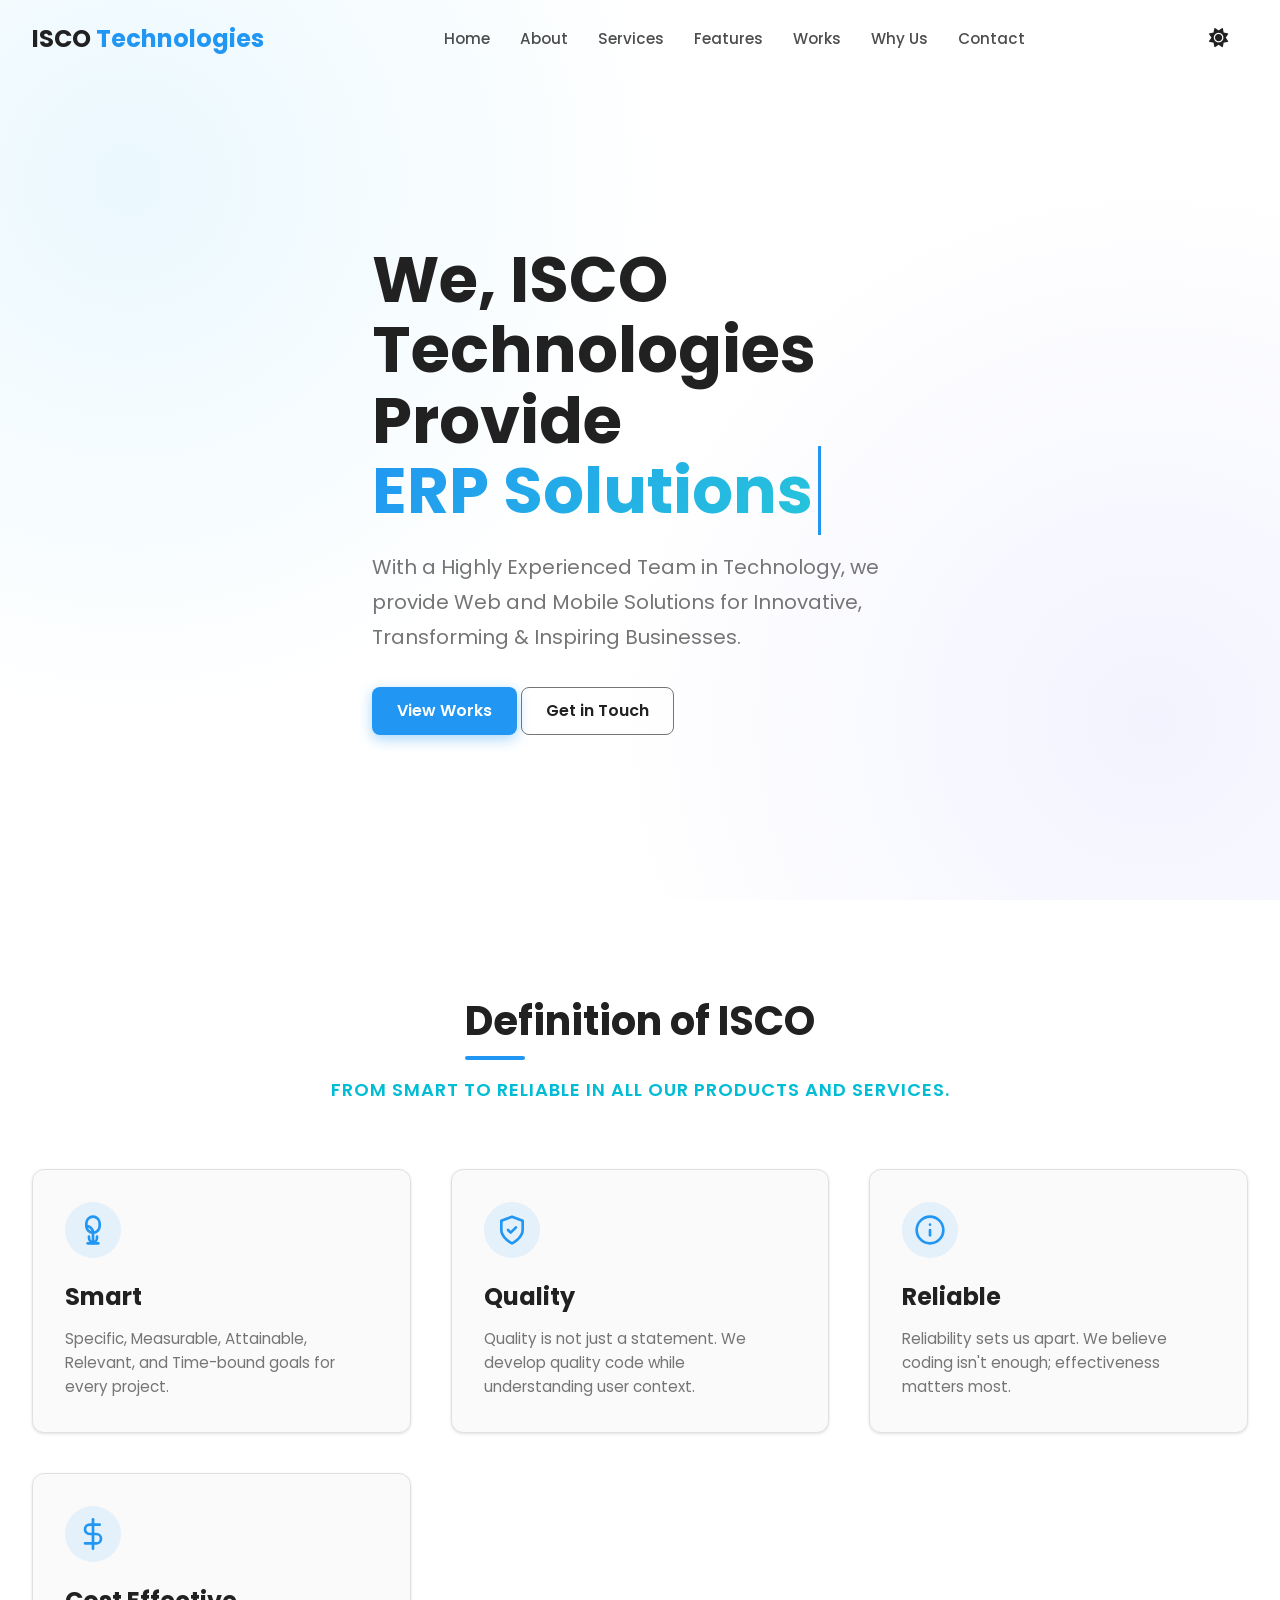
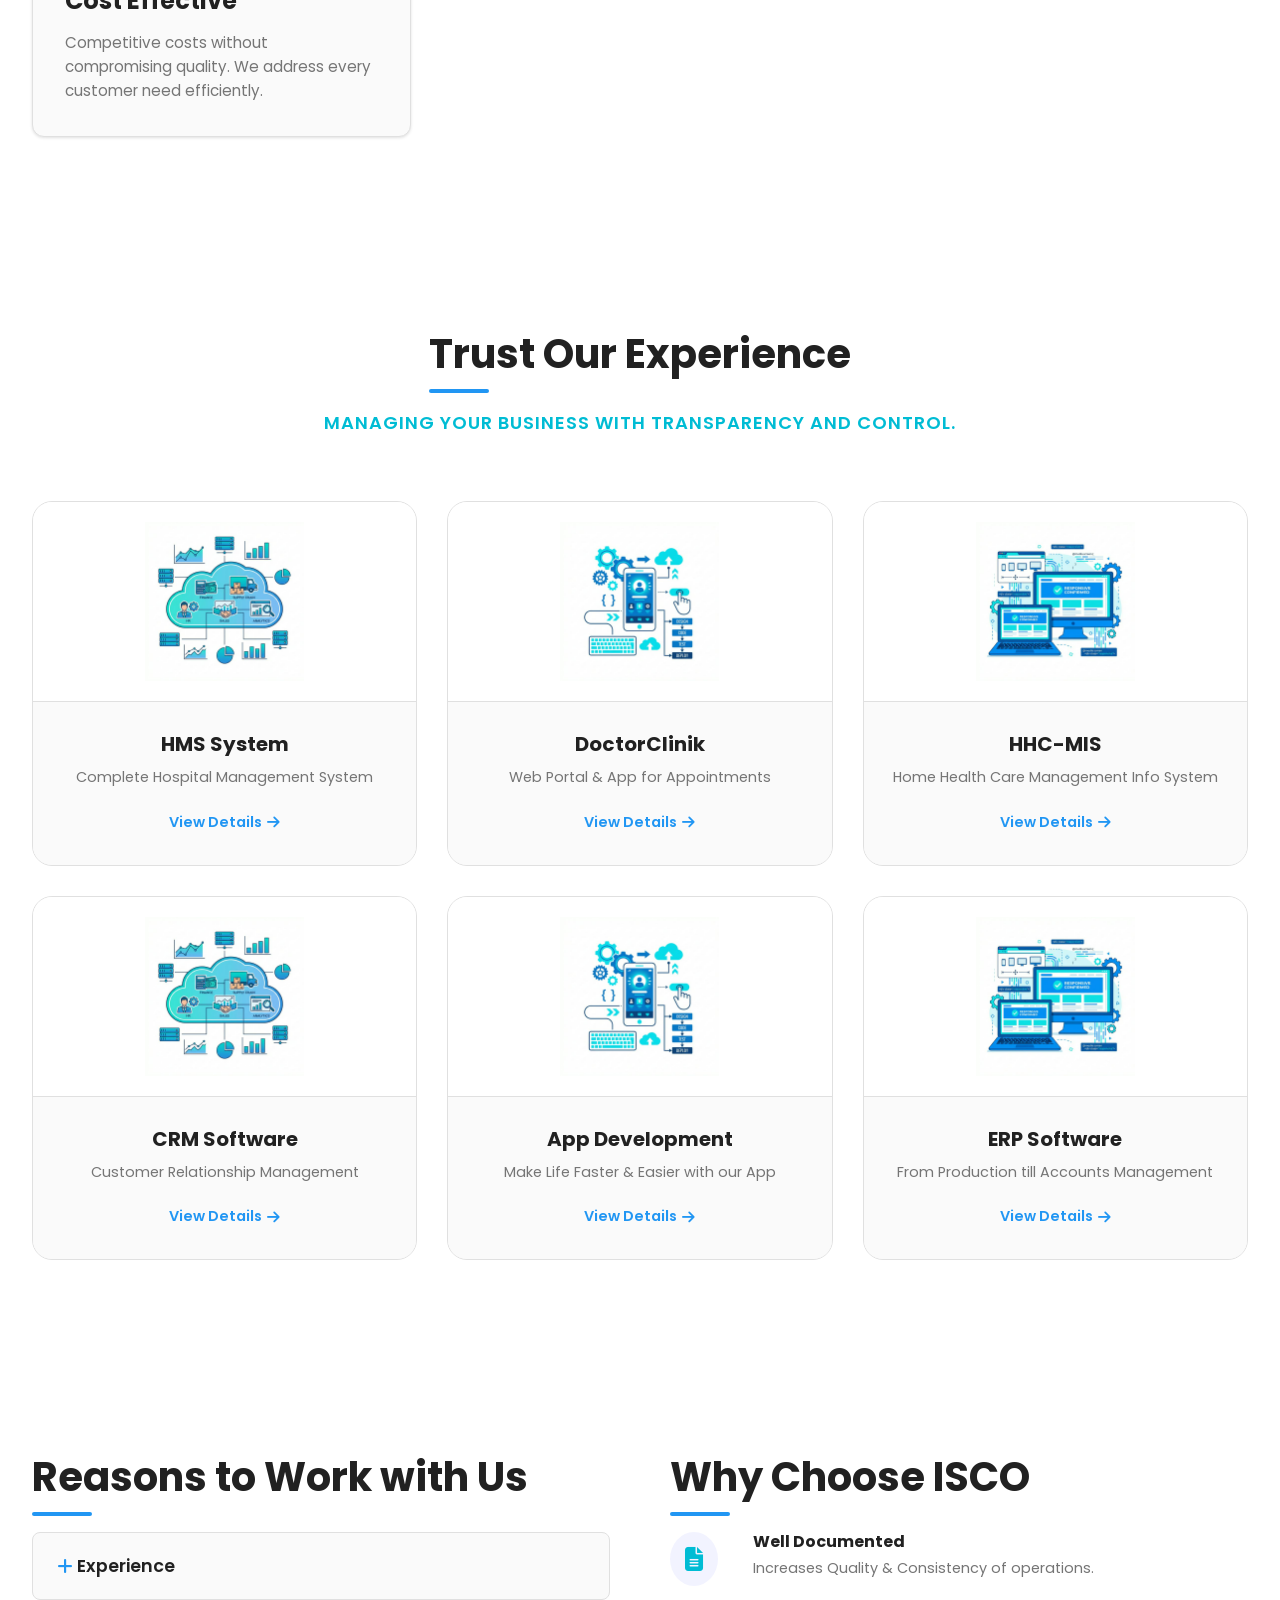
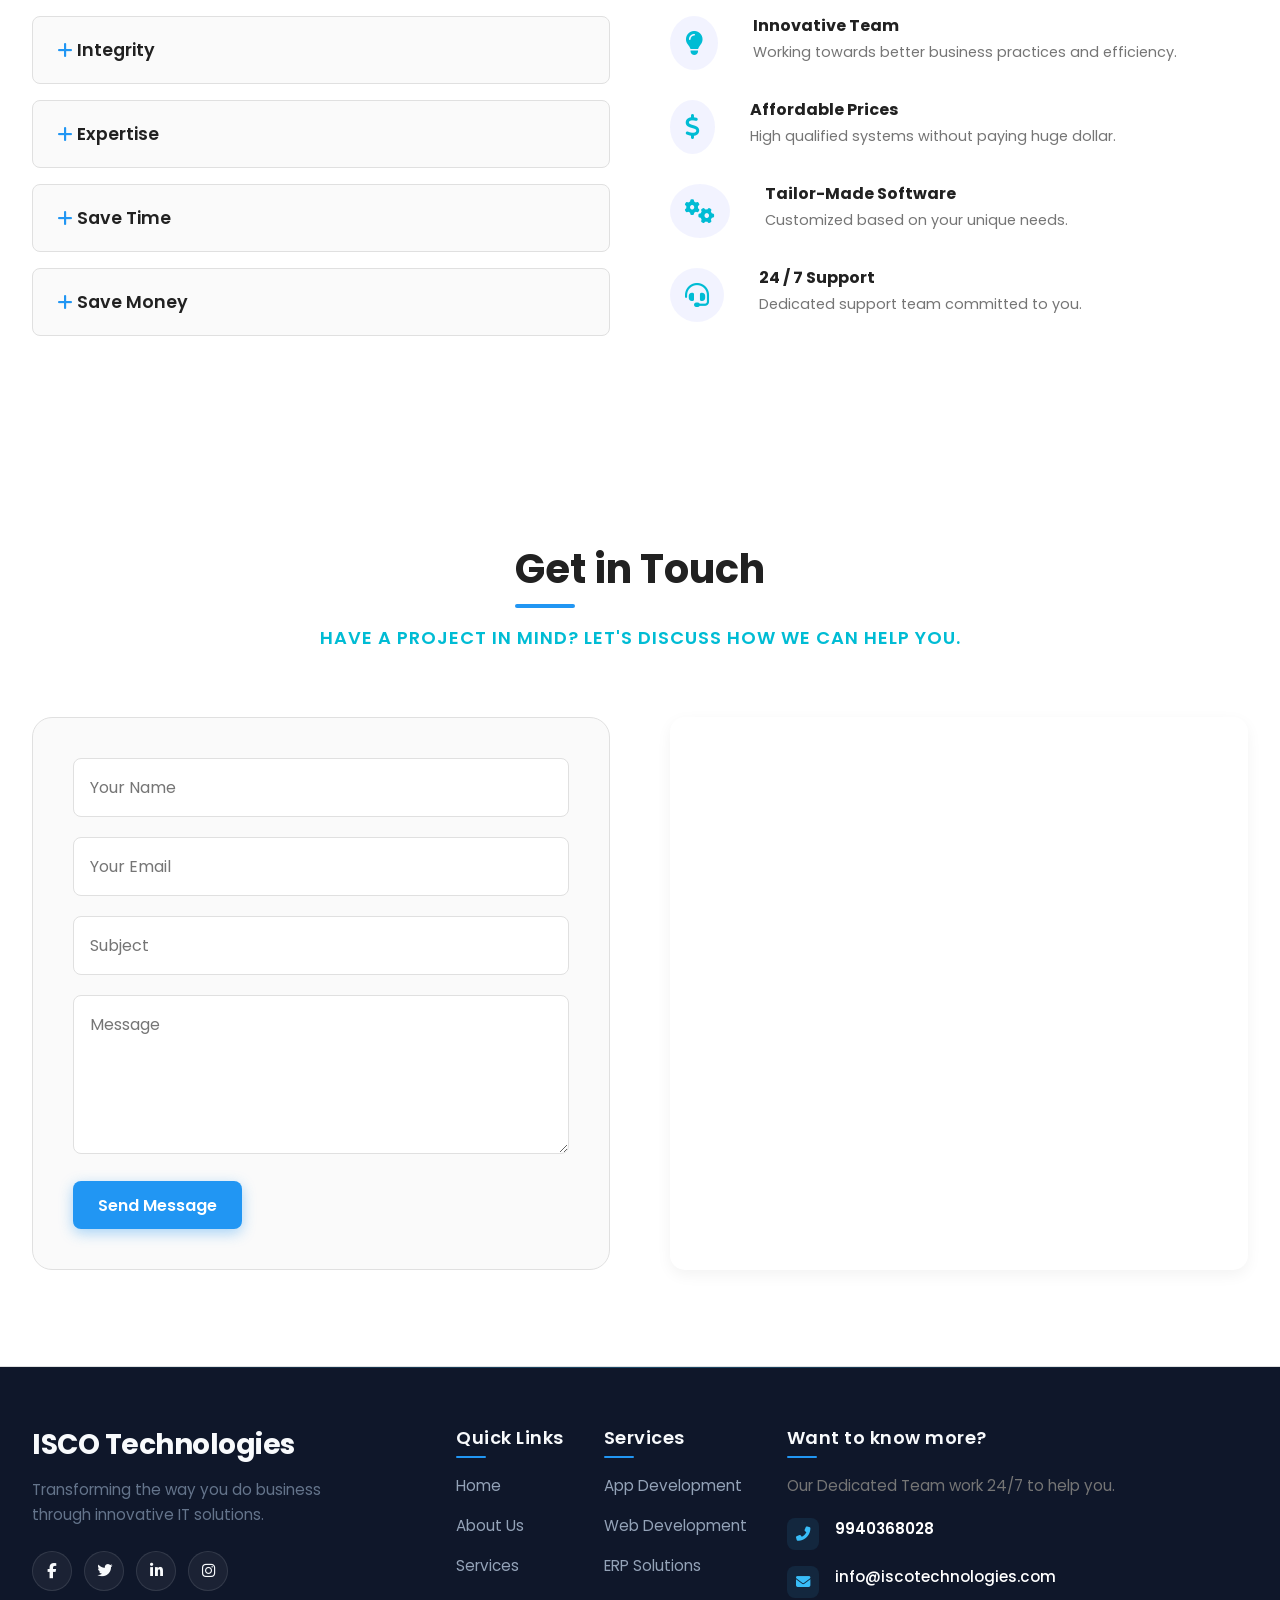
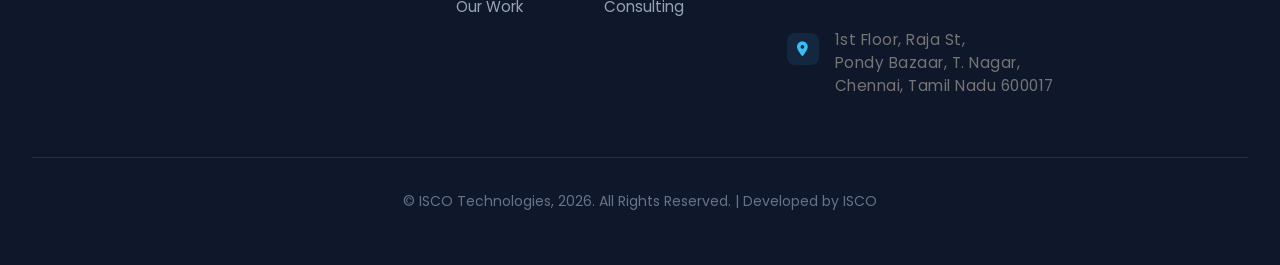
<file: index.html>
<!DOCTYPE html>
<html lang="en">

<head>
    <meta charset="UTF-8">
    <meta name="viewport" content="width=device-width, initial-scale=1.0">
    <title>ISCO Technologies | Innovative IT Solutions</title>
    <meta name="description"
        content="ISCO Technologies provides ERP Solutions, E-Commerce, and App Development with a focus on Smart, Quality, and Reliable services.">

    <!-- Fonts -->
    <link rel="preconnect" href="https://fonts.googleapis.com">
    <link rel="preconnect" href="https://fonts.gstatic.com" crossorigin>
    <link href="https://fonts.googleapis.com/css2?family=Poppins:wght@300;400;500;600;700&display=swap"
        rel="stylesheet">

    <!-- Icons -->
    <link rel="stylesheet" href="https://cdnjs.cloudflare.com/ajax/libs/font-awesome/6.4.0/css/all.min.css">

    <!-- Custom CSS -->
    <link rel="stylesheet" href="css/style.css">
</head>

<body>

    <!-- Navigation -->
    <nav class="navbar" id="navbar">
        <div class="container nav-container">
            <a href="#" class="logo">ISCO <span class="highlight">Technologies</span></a>
            <ul class="nav-links">
                <li><a href="index.html">Home</a></li>
                <li><a href="about.html">About</a></li>
                <li><a href="service.html">Services</a></li>
                <li><a href="#features">Features</a></li>
                <li><a href="#portfolio">Works</a></li>
                <li><a href="#why-us">Why Us</a></li>
                <li><a href="#contact">Contact</a></li>
            </ul>
            <div class="nav-right">
                <button class="theme-toggle" id="theme-toggle" aria-label="Toggle Theme">
                    <i class="fas fa-sun"></i>
                </button>
                <button class="mobile-toggle" aria-label="Toggle navigation">
                    <i class="fas fa-bars"></i>
                </button>
            </div>
        </div>
    </nav>

    <!-- Hero Section -->
    <section id="hero" class="hero-section">
        <div class="hero-bg-overlay"></div>
        <div class="container hero-content">
            <h1 class="hero-title animate-up">We, ISCO Technologies Provide <br>
                <span class="typing-text">ERP Solutions</span>
            </h1>
            <p class="hero-subtitle animate-up delay-1">
                With a Highly Experienced Team in Technology, we provide Web and Mobile Solutions for Innovative,
                Transforming & Inspiring Businesses.
            </p>
            <div class="hero-cta animate-up delay-2">
                <a href="#portfolio" class="btn btn-primary">View Works</a>
                <a href="#contact" class="btn btn-secondary">Get in Touch</a>
            </div>
        </div>
    </section>

    <!-- Smart Quality Reliable (SQRC) -->
    <section id="features" class="section sqrc-section">
        <div class="container">
            <div class="section-header text-center">
                <h2 class="section-title">Definition of ISCO</h2>
                <p class="section-subtitle">From SMART TO RELIABLE in all our products and services.</p>
            </div>
            <div class="grid-4">
                <div class="feature-card">
                    <div class="icon-wrapper">
                        <!-- Smart / Brain SVG -->
                        <svg xmlns="http://www.w3.org/2000/svg" width="32" height="32" viewBox="0 0 24 24" fill="none"
                            stroke="currentColor" stroke-width="2" stroke-linecap="round" stroke-linejoin="round">
                            <path d="M12 2a5 5 0 0 0-5 5v2a5 5 0 0 0 10 0V7a5 5 0 0 0-5-5z"></path>
                            <path d="M12 14a5 5 0 0 0-5-5"></path>
                            <path d="M9 17v1a3 3 0 0 0 6 0v-1"></path>
                            <path d="M12 14v8"></path>
                            <path d="M8 22h8"></path>
                        </svg>
                    </div>
                    <h3>Smart</h3>
                    <p>Specific, Measurable, Attainable, Relevant, and Time-bound goals for every project.</p>
                </div>
                <div class="feature-card">
                    <div class="icon-wrapper">
                        <!-- Quality / Shield-Check SVG -->
                        <svg xmlns="http://www.w3.org/2000/svg" width="32" height="32" viewBox="0 0 24 24" fill="none"
                            stroke="currentColor" stroke-width="2" stroke-linecap="round" stroke-linejoin="round">
                            <path d="M12 22s8-4 8-10V5l-8-3-8 3v7c0 6 8 10 8 10z"></path>
                            <path d="m9 12 2 2 4-4"></path>
                        </svg>
                    </div>
                    <h3>Quality</h3>
                    <p>Quality is not just a statement. We develop quality code while understanding user context.</p>
                </div>
                <div class="feature-card">
                    <div class="icon-wrapper">
                        <!-- Reliable / Handshake (Simple equivalent) SVG -->
                        <svg xmlns="http://www.w3.org/2000/svg" width="32" height="32" viewBox="0 0 24 24" fill="none"
                            stroke="currentColor" stroke-width="2" stroke-linecap="round" stroke-linejoin="round">
                            <circle cx="12" cy="12" r="10"></circle>
                            <path d="M12 16v-4"></path>
                            <path d="M12 8h.01"></path>
                        </svg>
                    </div>
                    <h3>Reliable</h3>
                    <p>Reliability sets us apart. We believe coding isn't enough; effectiveness matters most.</p>
                </div>
                <div class="feature-card">
                    <div class="icon-wrapper">
                        <!-- Cost Effective / Coins SVG -->
                        <svg xmlns="http://www.w3.org/2000/svg" width="32" height="32" viewBox="0 0 24 24" fill="none"
                            stroke="currentColor" stroke-width="2" stroke-linecap="round" stroke-linejoin="round">
                            <line x1="12" y1="1" x2="12" y2="23"></line>
                            <path d="M17 5H9.5a3.5 3.5 0 0 0 0 7h5a3.5 3.5 0 0 1 0 7H6"></path>
                        </svg>
                    </div>
                    <h3>Cost Effective</h3>
                    <p>Competitive costs without compromising quality. We address every customer need efficiently.</p>
                </div>
            </div>
        </div>
    </section>

    <!-- Trust / Portfolio -->
    <section id="portfolio" class="section portfolio-section bg-light">
        <div class="container">
            <div class="section-header">
                <h2 class="section-title">Trust Our Experience</h2>
                <p class="section-subtitle">Managing your business with transparency and control.</p>
            </div>

            <div class="portfolio-grid">
                <!-- Item 1 -->
                <div class="portfolio-item">
                    <img src="assets/images/portfolio_erp.png" alt="HMS System" class="portfolio-img">
                    <div class="portfolio-content">
                        <h3>HMS System</h3>
                        <p>Complete Hospital Management System</p>
                        <a href="#" class="text-link">View Details <i class="fas fa-arrow-right"></i></a>
                    </div>
                </div>
                <!-- Item 2 -->
                <div class="portfolio-item">
                    <img src="assets/images/portfolio_mobile.png" alt="DoctorClinik" class="portfolio-img">
                    <div class="portfolio-content">
                        <h3>DoctorClinik</h3>
                        <p>Web Portal & App for Appointments</p>
                        <a href="#" class="text-link">View Details <i class="fas fa-arrow-right"></i></a>
                    </div>
                </div>
                <!-- Item 3 -->
                <div class="portfolio-item">
                    <img src="assets/images/portfolio_web.png" alt="HHC-MIS" class="portfolio-img">
                    <div class="portfolio-content">
                        <h3>HHC-MIS</h3>
                        <p>Home Health Care Management Info System</p>
                        <a href="#" class="text-link">View Details <i class="fas fa-arrow-right"></i></a>
                    </div>
                </div>
                <!-- Item 4 -->
                <div class="portfolio-item">
                    <img src="assets/images/portfolio_erp.png" alt="CRM Software" class="portfolio-img">
                    <div class="portfolio-content">
                        <h3>CRM Software</h3>
                        <p>Customer Relationship Management</p>
                        <a href="#" class="text-link">View Details <i class="fas fa-arrow-right"></i></a>
                    </div>
                </div>
                <!-- Item 5 -->
                <div class="portfolio-item">
                    <img src="assets/images/portfolio_mobile.png" alt="App Development" class="portfolio-img">
                    <div class="portfolio-content">
                        <h3>App Development</h3>
                        <p>Make Life Faster & Easier with our App</p>
                        <a href="#" class="text-link">View Details <i class="fas fa-arrow-right"></i></a>
                    </div>
                </div>
                <!-- Item 6 -->
                <div class="portfolio-item">
                    <img src="assets/images/portfolio_web.png" alt="ERP Software" class="portfolio-img">
                    <div class="portfolio-content">
                        <h3>ERP Software</h3>
                        <p>From Production till Accounts Management</p>
                        <a href="#" class="text-link">View Details <i class="fas fa-arrow-right"></i></a>
                    </div>
                </div>
            </div>
        </div>
    </section>

    <!-- Why Us (Accordion & Grid) -->
    <section id="why-us" class="section why-us-section">
        <div class="container dual-layout">
            <div class="left-column">
                <h2 class="section-title">Reasons to Work with Us</h2>
                <div class="accordion">
                    <div class="accordion-item">
                        <button class="accordion-header">
                            <span><i class="fas fa-plus"></i> Experience</span>
                        </button>
                        <div class="accordion-body">
                            <p>ISCO Technologies makes use of the experience gathered in various technologies, software
                                and infrastructure to provide the best-of-the breed outsourcing solutions.</p>
                        </div>
                    </div>
                    <div class="accordion-item">
                        <button class="accordion-header">
                            <span><i class="fas fa-plus"></i> Integrity</span>
                        </button>
                        <div class="accordion-body">
                            <p>We best manage what we can measure. We concentrate on specific attributes of the process
                                to compute software metrics for a Quality output.</p>
                        </div>
                    </div>
                    <div class="accordion-item">
                        <button class="accordion-header">
                            <span><i class="fas fa-plus"></i> Expertise</span>
                        </button>
                        <div class="accordion-body">
                            <p>Evolving from a one-man company to a unified goal organization providing cost effective,
                                integrated and value-added Information Management solutions.</p>
                        </div>
                    </div>
                    <div class="accordion-item">
                        <button class="accordion-header">
                            <span><i class="fas fa-plus"></i> Save Time</span>
                        </button>
                        <div class="accordion-body">
                            <p>Expert at delivering projects on time to its outsourcing partners as we are very much
                                aware of the ‘COST OF TIME’ of our clients.</p>
                        </div>
                    </div>
                    <div class="accordion-item">
                        <button class="accordion-header">
                            <span><i class="fas fa-plus"></i> Save Money</span>
                        </button>
                        <div class="accordion-body">
                            <p>Known for offering highly cost-competitive services. We assist customers in saving
                                operational costs remarkably without compromising quality.</p>
                        </div>
                    </div>
                </div>
            </div>

            <div class="right-column">
                <h2 class="section-title">Why Choose ISCO</h2>
                <div class="features-list">
                    <div class="feature-item">
                        <i class="fas fa-file-alt"></i>
                        <div>
                            <h4>Well Documented</h4>
                            <p>Increases Quality & Consistency of operations.</p>
                        </div>
                    </div>
                    <div class="feature-item">
                        <i class="fas fa-lightbulb"></i>
                        <div>
                            <h4>Innovative Team</h4>
                            <p>Working towards better business practices and efficiency.</p>
                        </div>
                    </div>
                    <div class="feature-item">
                        <i class="fas fa-dollar-sign"></i>
                        <div>
                            <h4>Affordable Prices</h4>
                            <p>High qualified systems without paying huge dollar.</p>
                        </div>
                    </div>
                    <div class="feature-item">
                        <i class="fas fa-cogs"></i>
                        <div>
                            <h4>Tailor-Made Software</h4>
                            <p>Customized based on your unique needs.</p>
                        </div>
                    </div>
                    <div class="feature-item">
                        <i class="fas fa-headset"></i>
                        <div>
                            <h4>24 / 7 Support</h4>
                            <p>Dedicated support team committed to you.</p>
                        </div>
                    </div>
                </div>
            </div>
        </div>
    </section>

    <!-- Contact Section -->
    <section id="contact" class="section bg-light">
        <div class="container">
            <div class="section-header text-center">
                <h2 class="section-title">Get in Touch</h2>
                <p class="section-subtitle">Have a project in mind? Let's discuss how we can help you.</p>
            </div>
            <div class="dual-layout">
                <!-- Contact Form -->
                <div class="contact-form-wrapper animate-up">
                    <form class="contact-form">
                        <div class="form-group">
                            <input type="text" placeholder="Your Name" required>
                        </div>
                        <div class="form-group">
                            <input type="email" placeholder="Your Email" required>
                        </div>
                        <div class="form-group">
                            <input type="text" placeholder="Subject" required>
                        </div>
                        <div class="form-group">
                            <textarea rows="5" placeholder="Message" required></textarea>
                        </div>
                        <button type="submit" class="btn btn-primary">Send Message</button>
                    </form>
                </div>

                <!-- Contact Info (Map Only) -->
                <div class="contact-info animate-up delay-1"
                    style="display: flex; flex-direction: column; height: 100%;">
                    <!-- Google Map Embed -->
                    <div class="map-container"
                        style="flex: 1; min-height: 400px; border-radius: 15px; overflow: hidden; box-shadow: 0 5px 15px rgba(0,0,0,0.05);">
                        <iframe
                            src="https://www.google.com/maps/embed?pb=!1m18!1m12!1m3!1d3886.878184517612!2d80.2334863750776!3d13.043063987278238!2m3!1f0!2f0!3f0!3m2!1i1024!2i768!4f13.1!3m3!1m2!1s0x3a526655a5555555%3A0x0!2zMTPCsDAyJzM1LjAiTiA4MMKwMTQnMDkuOCJF!5e0!3m2!1sen!2sin!4v1625567890000!5m2!1sen!2sin"
                            width="100%" height="100%" style="border:0;" allowfullscreen="" loading="lazy"
                            referrerpolicy="no-referrer-when-downgrade"></iframe>
                    </div>
                </div>
            </div>
        </div>
    </section>

    <!-- Footer -->
    <footer class="footer" style="padding-top: 60px;">
        <div class="container">
            <div class="footer-content">
                <div class="footer-logo" style="flex: 1; min-width: 250px;">
                    <h3>ISCO Technologies</h3>
                    <p class="mb-4">Transforming the way you do business through innovative IT solutions.</p>
                    <div class="footer-social">
                        <a href="#"><i class="fab fa-facebook-f"></i></a>
                        <a href="#"><i class="fab fa-twitter"></i></a>
                        <a href="#"><i class="fab fa-linkedin-in"></i></a>
                        <a href="#"><i class="fab fa-instagram"></i></a>
                    </div>
                </div>

                <div class="footer-links-col">
                    <h4>Quick Links</h4>
                    <ul>
                        <li><a href="index.html">Home</a></li>
                        <li><a href="about.html">About Us</a></li>
                        <li><a href="service.html">Services</a></li>
                        <li><a href="#portfolio">Our Work</a></li>
                    </ul>
                </div>

                <div class="footer-links-col">
                    <h4>Services</h4>
                    <ul>
                        <li><a href="service.html">App Development</a></li>
                        <li><a href="service.html">Web Development</a></li>
                        <li><a href="service.html">ERP Solutions</a></li>
                        <li><a href="service.html">Consulting</a></li>
                    </ul>
                </div>

                <div class="footer-links-col" style="flex: 1.2;">
                    <h4>Want to know more?</h4>
                    <p style="margin-bottom: 20px; color: var(--text-secondary); font-size: 0.95rem;">Our Dedicated Team
                        work 24/7 to help you.</p>
                    <ul class="footer-contact-info">
                        <li><i class="fas fa-phone-alt"></i> <span
                                style="font-weight: 600; color: white;">9940368028</span></li>
                        <li><i class="fas fa-envelope"></i> <a href="mailto:info@iscotechnologies.com"
                                style="color: white !important;">info@iscotechnologies.com</a></li>
                        <li
                            style="margin-top: 15px; color: var(--text-secondary); letter-spacing: 0.5px; align-items: flex-start;">
                            <i class="fas fa-map-marker-alt" style="margin-top: 4px;"></i>
                            <span>1st Floor, Raja St,<br>Pondy Bazaar, T. Nagar,<br>Chennai, Tamil Nadu 600017</span>
                        </li>
                    </ul>
                </div>
            </div>
            <div class="footer-bottom">
                <p>&copy; ISCO Technologies, 2026. All Rights Reserved. | Developed by ISCO</p>
            </div>
        </div>
    </footer>

    <script src="js/main.js"></script>
</body>

</html>
</file>
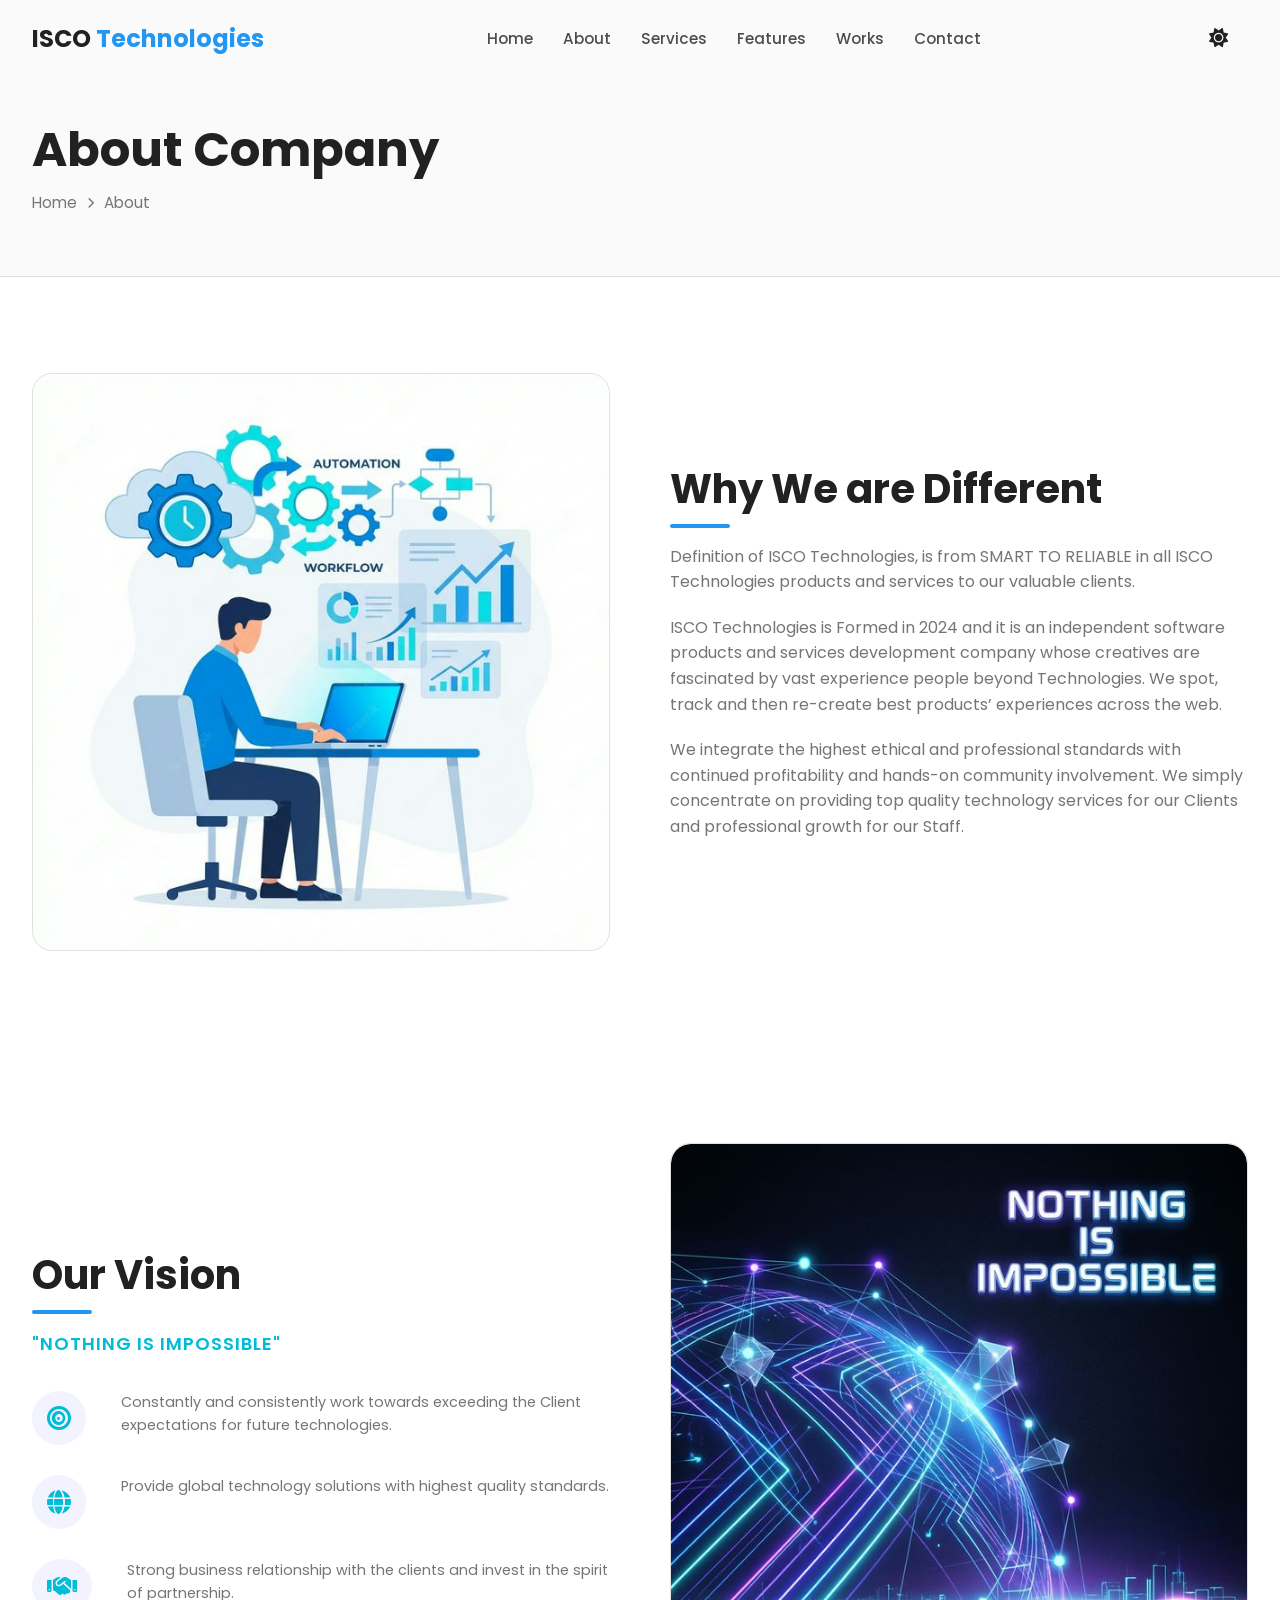
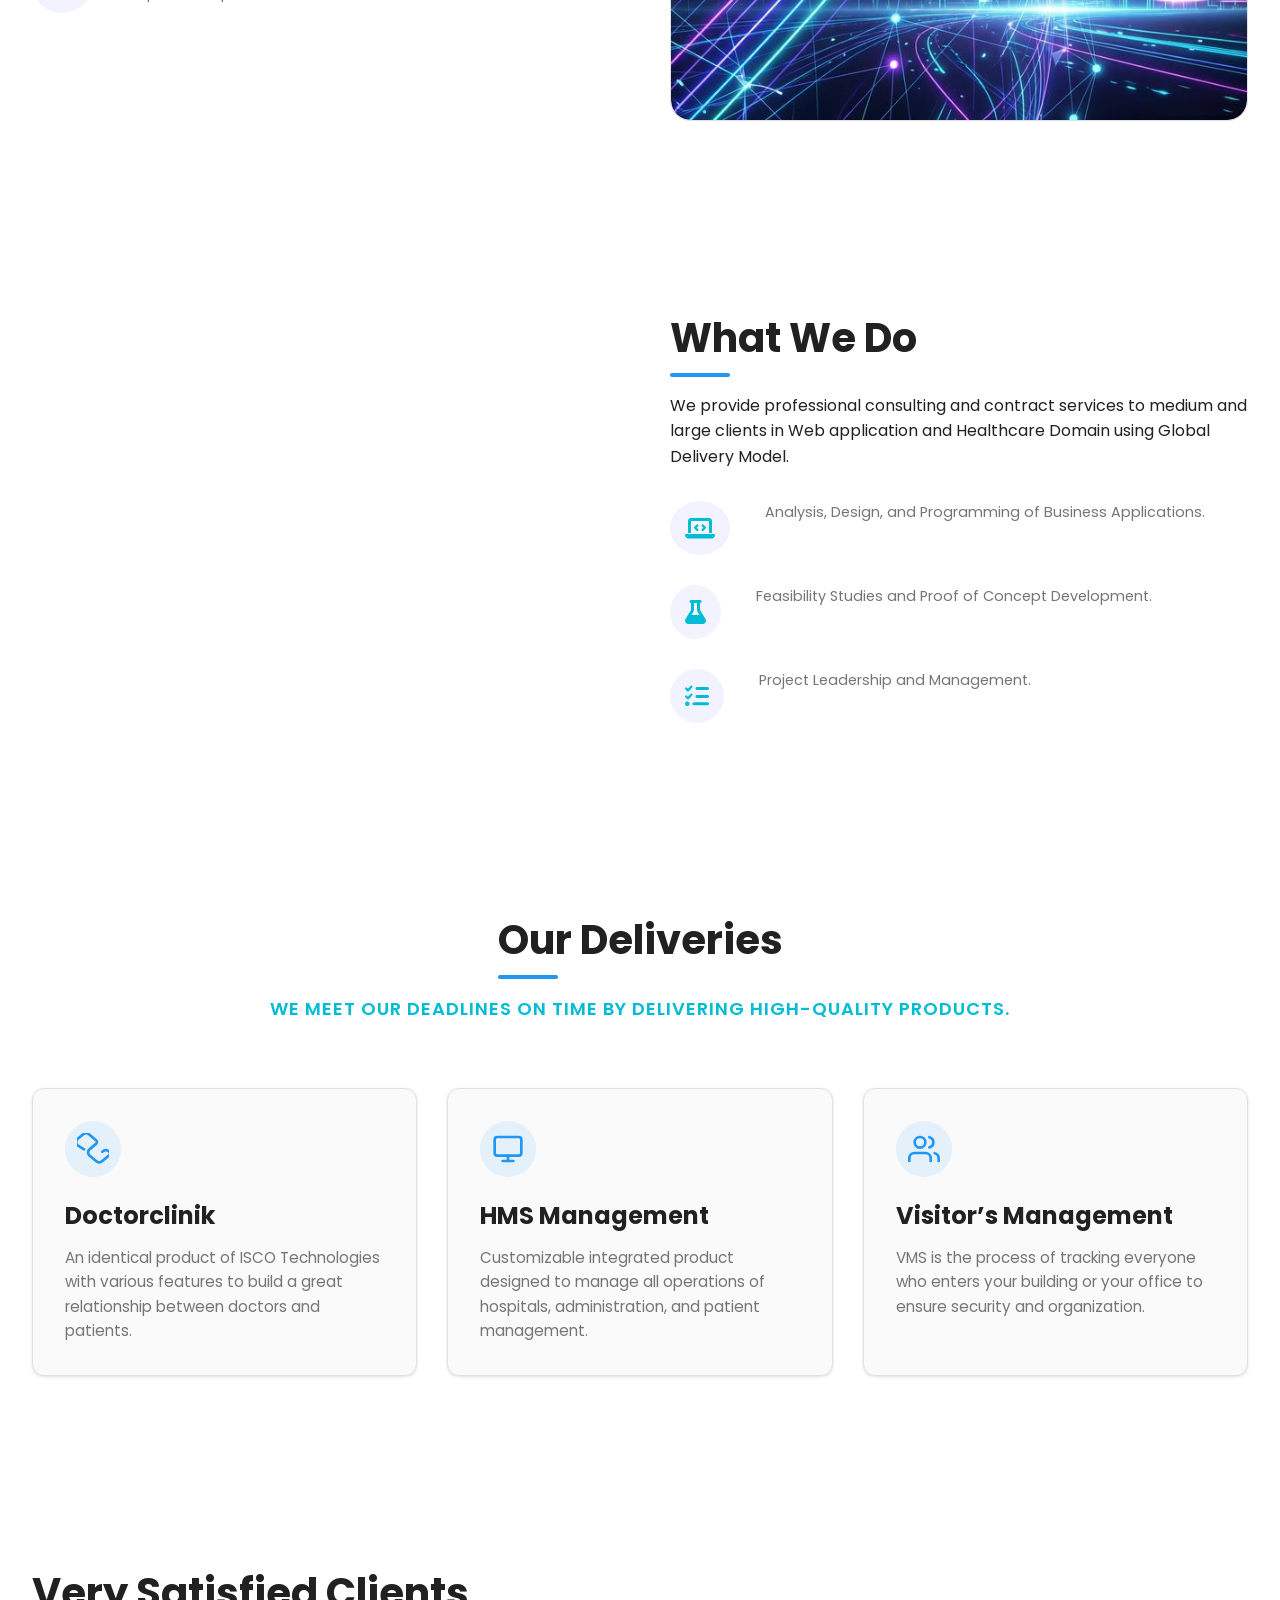
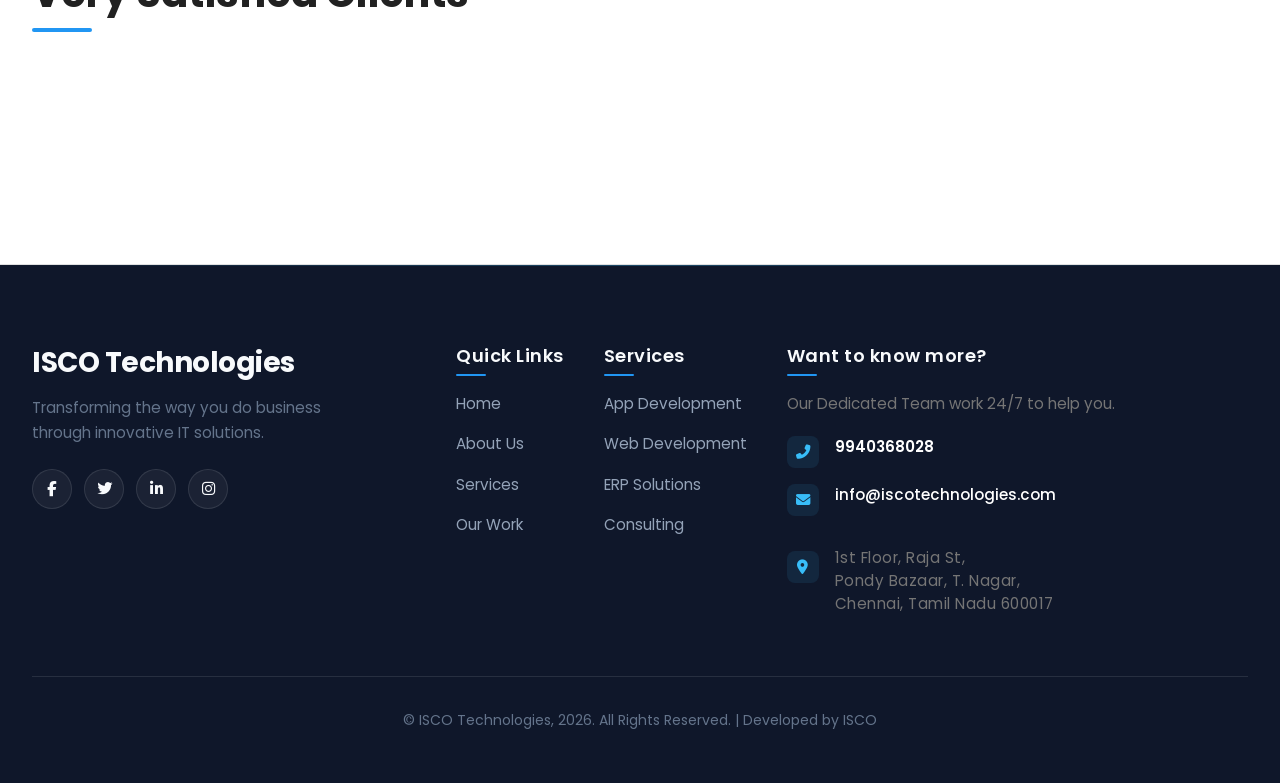
<file: about.html>
<!DOCTYPE html>
<html lang="en">

<head>
    <meta charset="UTF-8">
    <meta name="viewport" content="width=device-width, initial-scale=1.0">
    <title>About Us | ISCO Technologies</title>
    <meta name="description" content="Learn about ISCO Technologies, our vision, mission, and why we are different.">

    <!-- Fonts -->
    <link rel="preconnect" href="https://fonts.googleapis.com">
    <link rel="preconnect" href="https://fonts.gstatic.com" crossorigin>
    <link href="https://fonts.googleapis.com/css2?family=Poppins:wght@300;400;500;600;700&display=swap"
        rel="stylesheet">

    <!-- Icons -->
    <link rel="stylesheet" href="https://cdnjs.cloudflare.com/ajax/libs/font-awesome/6.4.0/css/all.min.css">

    <!-- Custom CSS -->
    <link rel="stylesheet" href="css/style.css">
</head>

<body>

    <!-- Navigation -->
    <nav class="navbar" id="navbar">
        <div class="container nav-container">
            <a href="index.html" class="logo">ISCO <span class="highlight">Technologies</span></a>
            <ul class="nav-links">
                <li><a href="index.html">Home</a></li>
                <li><a href="about.html" class="active">About</a></li>
                <li><a href="service.html">Services</a></li>
                <!-- Helper class for active state logic if needed -->
                <li><a href="index.html#features">Features</a></li>
                <li><a href="index.html#portfolio">Works</a></li>
                <li><a href="index.html#contact">Contact</a></li>
            </ul>
            <div class="nav-right">
                <button class="theme-toggle" id="theme-toggle" aria-label="Toggle Theme">
                    <i class="fas fa-sun"></i>
                </button>
                <button class="mobile-toggle" aria-label="Toggle navigation">
                    <i class="fas fa-bars"></i>
                </button>
            </div>
        </div>
    </nav>

    <!-- Page Header -->
    <header class="page-header section">
        <div class="container text-center">
            <h1 class="page-title animate-up">About Company</h1>
            <div class="breadcrumb animate-up delay-1">
                <a href="index.html">Home</a> <i class="fas fa-chevron-right"></i> <span>About</span>
            </div>
        </div>
    </header>

    <!-- Why We Are Different -->
    <section class="section">
        <div class="container dual-layout align-center">
            <div class="image-block animate-up">
                <!-- Generated Team Image -->
                <div class="portfolio-item">
                    <img src="assets/images/about_workflow.png" alt="Business Process Automation"
                        style="width:100%; height:auto; border-radius: 20px;">
                </div>
            </div>
            <div class="text-block animate-up delay-1">
                <h2 class="section-title">Why We are Different</h2>
                <div class="content-body">
                    <p>Definition of ISCO Technologies, is from SMART TO RELIABLE in all ISCO Technologies products and
                        services to our valuable clients.</p>
                    <p>ISCO Technologies is Formed in 2024 and it is an independent software products and services
                        development company whose creatives are fascinated by vast experience people beyond
                        Technologies. We spot, track and then re-create best products’ experiences across the web.</p>
                    <p>We integrate the highest ethical and professional standards with continued profitability and
                        hands-on community involvement. We simply concentrate on providing top quality technology
                        services for our Clients and professional growth for our Staff.</p>
                </div>
            </div>
        </div>
    </section>

    <!-- Vision -->
    <section class="section bg-light">
        <div class="container dual-layout align-center reverse-mobile">
            <div class="text-block animate-up">
                <h2 class="section-title">Our Vision</h2>
                <p class="section-subtitle">"Nothing is Impossible"</p>
                <div class="features-list mt-4">
                    <div class="feature-item">
                        <i class="fas fa-bullseye"></i>
                        <p>Constantly and consistently work towards exceeding the Client expectations for future
                            technologies.</p>
                    </div>
                    <div class="feature-item">
                        <i class="fas fa-globe"></i>
                        <p>Provide global technology solutions with highest quality standards.</p>
                    </div>
                    <div class="feature-item">
                        <i class="fas fa-handshake"></i>
                        <p>Strong business relationship with the clients and invest in the spirit of partnership.</p>
                    </div>
                </div>
            </div>
            <div class="image-block animate-up delay-1">
                <div class="portfolio-item">
                    <img src="assets/images/about_vision_v2.png" alt="Future Vision - Nothing is Impossible"
                        style="width:100%; height:auto; border-radius: 20px;">
                </div>
            </div>
        </div>
    </section>

    <!-- What We Do -->
    <section class="section">
        <div class="container dual-layout align-center">
            <div class="image-block animate-up">
                <div class="portfolio-image-placeholder generic-gradient-3" style="height: 400px; border-radius: 20px;">
                </div>
            </div>
            <div class="text-block animate-up delay-1">
                <h2 class="section-title">What We Do</h2>
                <p>We provide professional consulting and contract services to medium and large clients in Web
                    application and Healthcare Domain using Global Delivery Model.</p>
                <div class="features-list mt-4">
                    <div class="feature-item">
                        <i class="fas fa-laptop-code"></i>
                        <p>Analysis, Design, and Programming of Business Applications.</p>
                    </div>
                    <div class="feature-item">
                        <i class="fas fa-flask"></i>
                        <p>Feasibility Studies and Proof of Concept Development.</p>
                    </div>
                    <div class="feature-item">
                        <i class="fas fa-tasks"></i>
                        <p>Project Leadership and Management.</p>
                    </div>
                </div>
            </div>
        </div>
    </section>

    <!-- Our Deliveries -->
    <section class="section bg-light">
        <div class="container">
            <div class="section-header">
                <h2 class="section-title">Our Deliveries</h2>
                <p class="section-subtitle">We meet our deadlines on time by delivering high-quality products.</p>
            </div>
            <div class="grid-3 animate-up delay-1">
                <div class="feature-card">
                    <div class="icon-wrapper">
                        <svg xmlns="http://www.w3.org/2000/svg" width="32" height="32" viewBox="0 0 24 24" fill="none"
                            stroke="currentColor" stroke-width="2" stroke-linecap="round" stroke-linejoin="round">
                            <path
                                d="M19 14c1.49-1.28 3.6-1.28 5.14 0 .91.75.91 2 0 2.75l-5.14 4.29a3.6 3.6 0 0 1-4.71 0L9.14 16.75a3.6 3.6 0 0 1 0-4.29l5.14-4.29c.91-.75.91-2 0-2.75L9.14 1.15a3.6 3.6 0 0 0-4.71 0l-4.29 3.58a3.6 3.6 0 0 0 0 4.29L5.29 12.3">
                            </path>
                        </svg>
                    </div>
                    <h3>Doctorclinik</h3>
                    <p>An identical product of ISCO Technologies with various features to build a great relationship
                        between doctors and patients.</p>
                </div>
                <div class="feature-card">
                    <div class="icon-wrapper">
                        <svg xmlns="http://www.w3.org/2000/svg" width="32" height="32" viewBox="0 0 24 24" fill="none"
                            stroke="currentColor" stroke-width="2" stroke-linecap="round" stroke-linejoin="round">
                            <rect x="2" y="3" width="20" height="14" rx="2" ry="2"></rect>
                            <line x1="8" y1="21" x2="16" y2="21"></line>
                            <line x1="12" y1="17" x2="12" y2="21"></line>
                        </svg>
                    </div>
                    <h3>HMS Management</h3>
                    <p>Customizable integrated product designed to manage all operations of hospitals, administration,
                        and patient management.</p>
                </div>
                <div class="feature-card">
                    <div class="icon-wrapper">
                        <svg xmlns="http://www.w3.org/2000/svg" width="32" height="32" viewBox="0 0 24 24" fill="none"
                            stroke="currentColor" stroke-width="2" stroke-linecap="round" stroke-linejoin="round">
                            <path d="M17 21v-2a4 4 0 0 0-4-4H5a4 4 0 0 0-4 4v2"></path>
                            <circle cx="9" cy="7" r="4"></circle>
                            <path d="M23 21v-2a4 4 0 0 0-3-3.87"></path>
                            <path d="M16 3.13a4 4 0 0 1 0 7.75"></path>
                        </svg>
                    </div>
                    <h3>Visitor’s Management</h3>
                    <p>VMS is the process of tracking everyone who enters your building or your office to ensure
                        security and organization.</p>
                </div>
            </div>
        </div>
    </section>

    <!-- Clients (Simple Grid) -->
    <section class="section">
        <div class="container text-center">
            <h2 class="section-title">Very Satisfied Clients</h2>
            <div class="clients-grid animate-up delay-1">
                <!-- Placeholders for client logos -->
                <div class="client-logo generic-gradient-4">Logo 1</div>
                <div class="client-logo generic-gradient-1">Logo 2</div>
                <div class="client-logo generic-gradient-2">Logo 3</div>
                <div class="client-logo generic-gradient-3">Logo 4</div>
                <div class="client-logo generic-gradient-4">Logo 5</div>
                <div class="client-logo generic-gradient-1">Logo 6</div>
            </div>
        </div>
    </section>

    <!-- Footer -->
    <footer class="footer">
        <div class="container">
            <div class="footer-content">
                <div class="footer-logo" style="flex: 1; min-width: 250px;">
                    <h3>ISCO Technologies</h3>
                    <p class="mb-4">Transforming the way you do business through innovative IT solutions.</p>
                    <div class="footer-social">
                        <a href="#"><i class="fab fa-facebook-f"></i></a>
                        <a href="#"><i class="fab fa-twitter"></i></a>
                        <a href="#"><i class="fab fa-linkedin-in"></i></a>
                        <a href="#"><i class="fab fa-instagram"></i></a>
                    </div>
                </div>

                <div class="footer-links-col">
                    <h4>Quick Links</h4>
                    <ul>
                        <li><a href="index.html">Home</a></li>
                        <li><a href="about.html">About Us</a></li>
                        <li><a href="service.html">Services</a></li>
                        <li><a href="index.html#portfolio">Our Work</a></li>
                    </ul>
                </div>

                <div class="footer-links-col">
                    <h4>Services</h4>
                    <ul>
                        <li><a href="service.html">App Development</a></li>
                        <li><a href="service.html">Web Development</a></li>
                        <li><a href="service.html">ERP Solutions</a></li>
                        <li><a href="service.html">Consulting</a></li>
                    </ul>
                </div>

                <div class="footer-links-col" style="flex: 1.2;">
                    <h4>Want to know more?</h4>
                    <p style="margin-bottom: 20px; color: var(--text-secondary); font-size: 0.95rem;">Our Dedicated Team
                        work 24/7 to help you.</p>
                    <ul class="footer-contact-info">
                        <li><i class="fas fa-phone-alt"></i> <span
                                style="font-weight: 600; color: white;">9940368028</span></li>
                        <li><i class="fas fa-envelope"></i> <a href="mailto:info@iscotechnologies.com"
                                style="color: white !important;">info@iscotechnologies.com</a></li>
                        <li
                            style="margin-top: 15px; color: var(--text-secondary); letter-spacing: 0.5px; align-items: flex-start;">
                            <i class="fas fa-map-marker-alt" style="margin-top: 4px;"></i>
                            <span>1st Floor, Raja St,<br>Pondy Bazaar, T. Nagar,<br>Chennai, Tamil Nadu 600017</span>
                        </li>
                    </ul>
                </div>
            </div>
            <div class="footer-bottom">
                <p>&copy; ISCO Technologies, 2026. All Rights Reserved. | Developed by ISCO</p>
            </div>
        </div>
    </footer>

    <script src="js/main.js"></script>
</body>

</html>
</file>
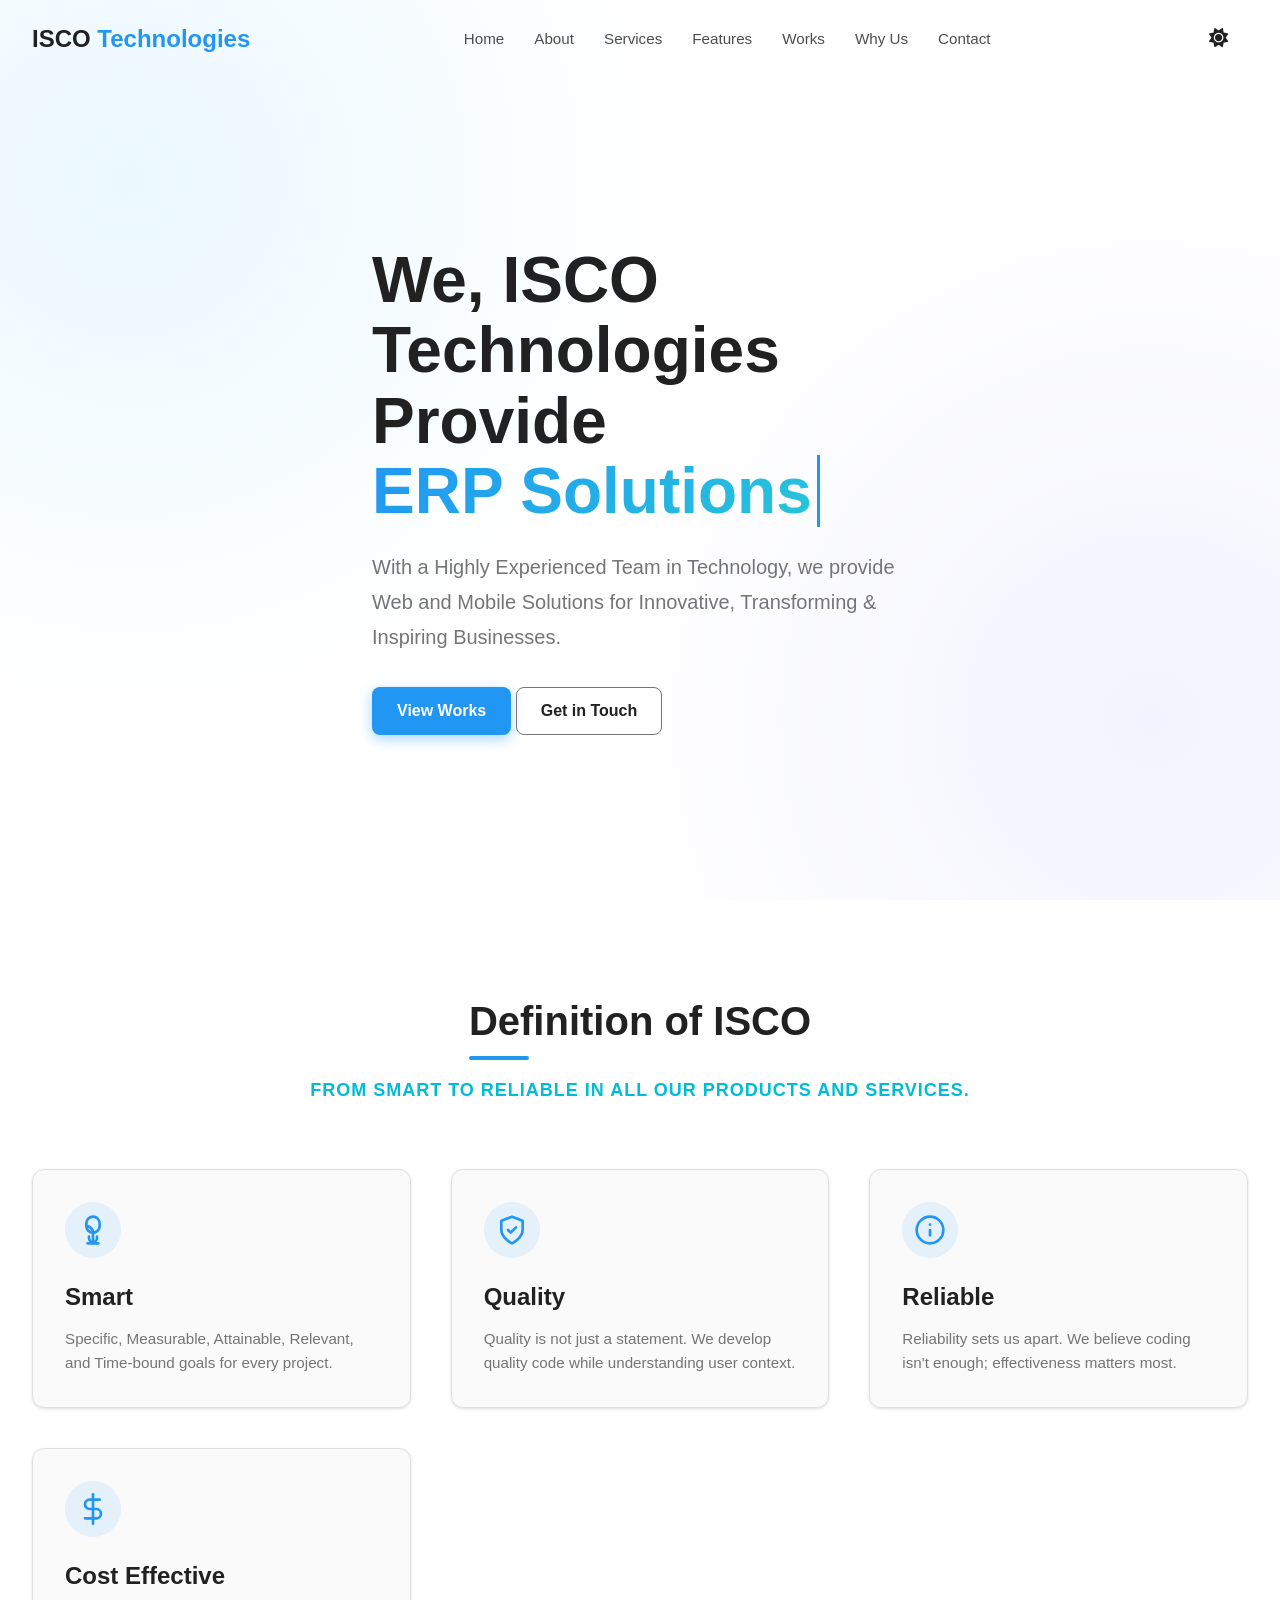
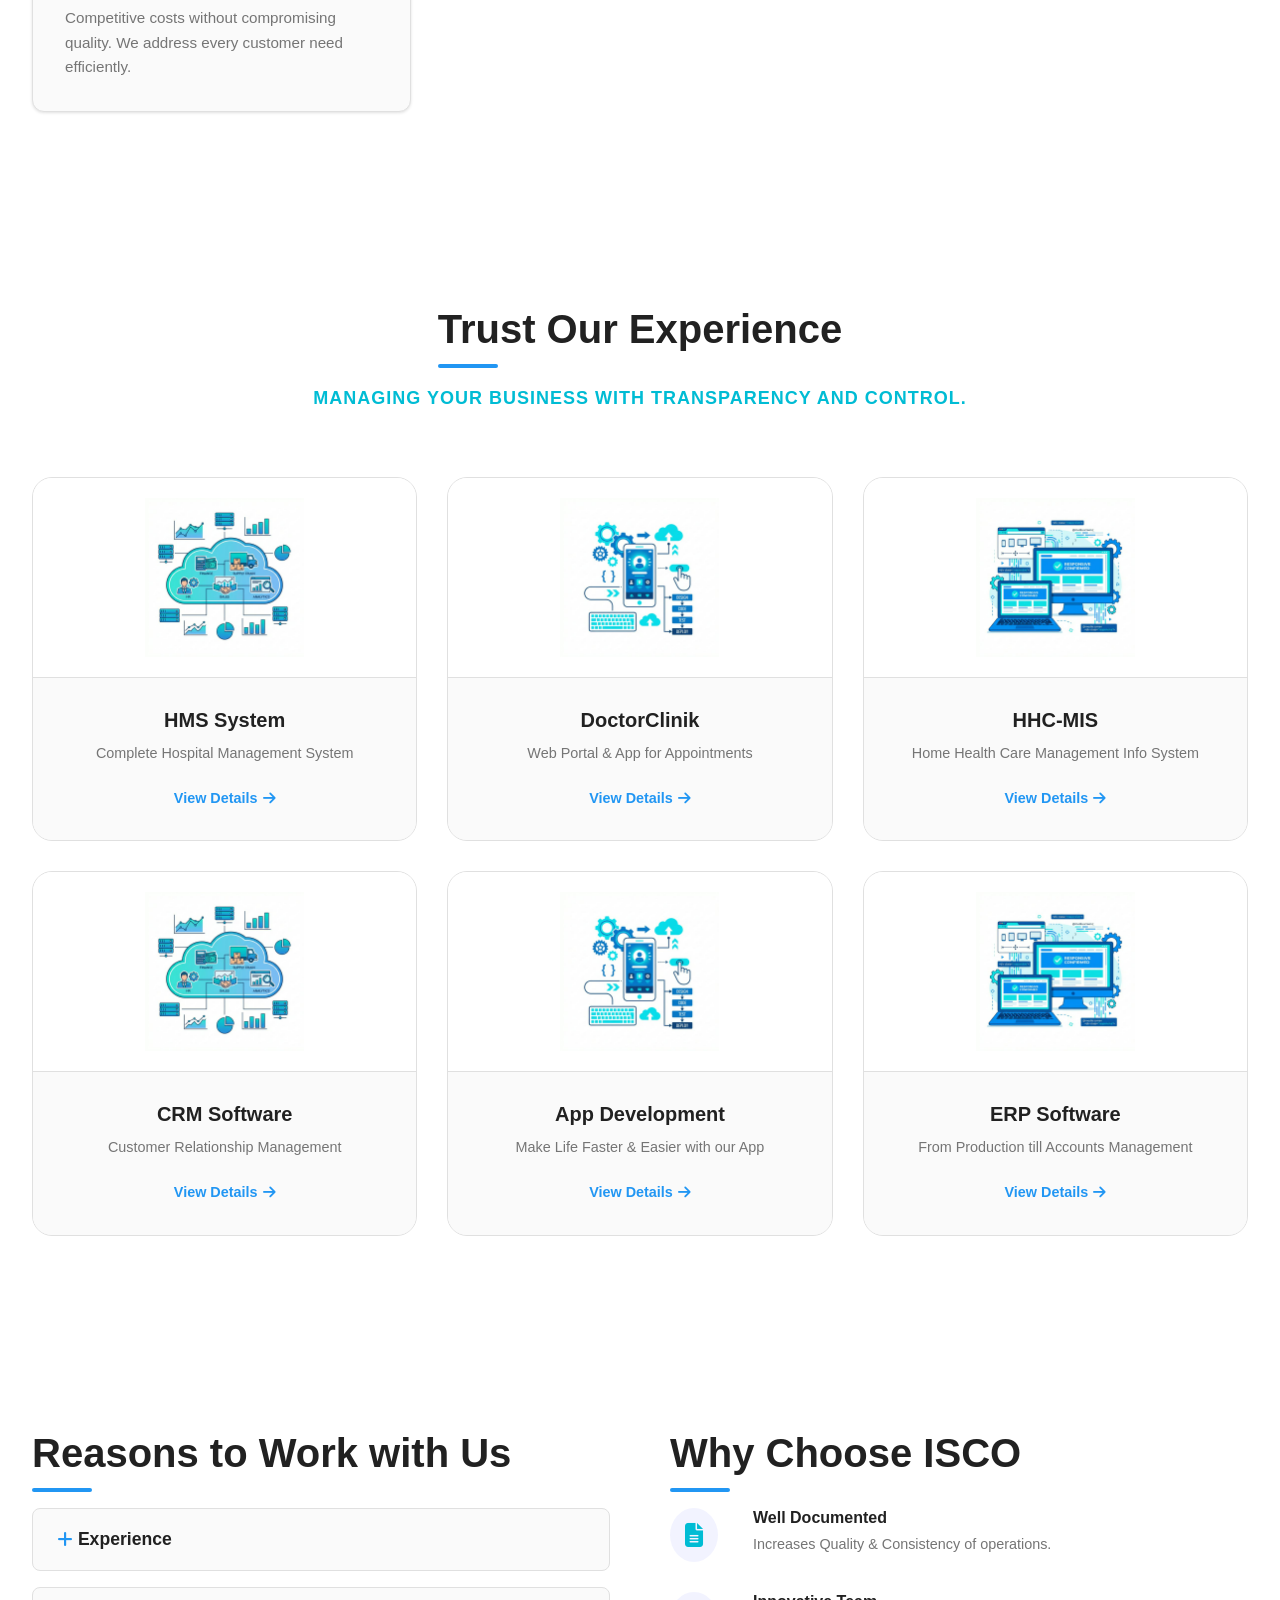
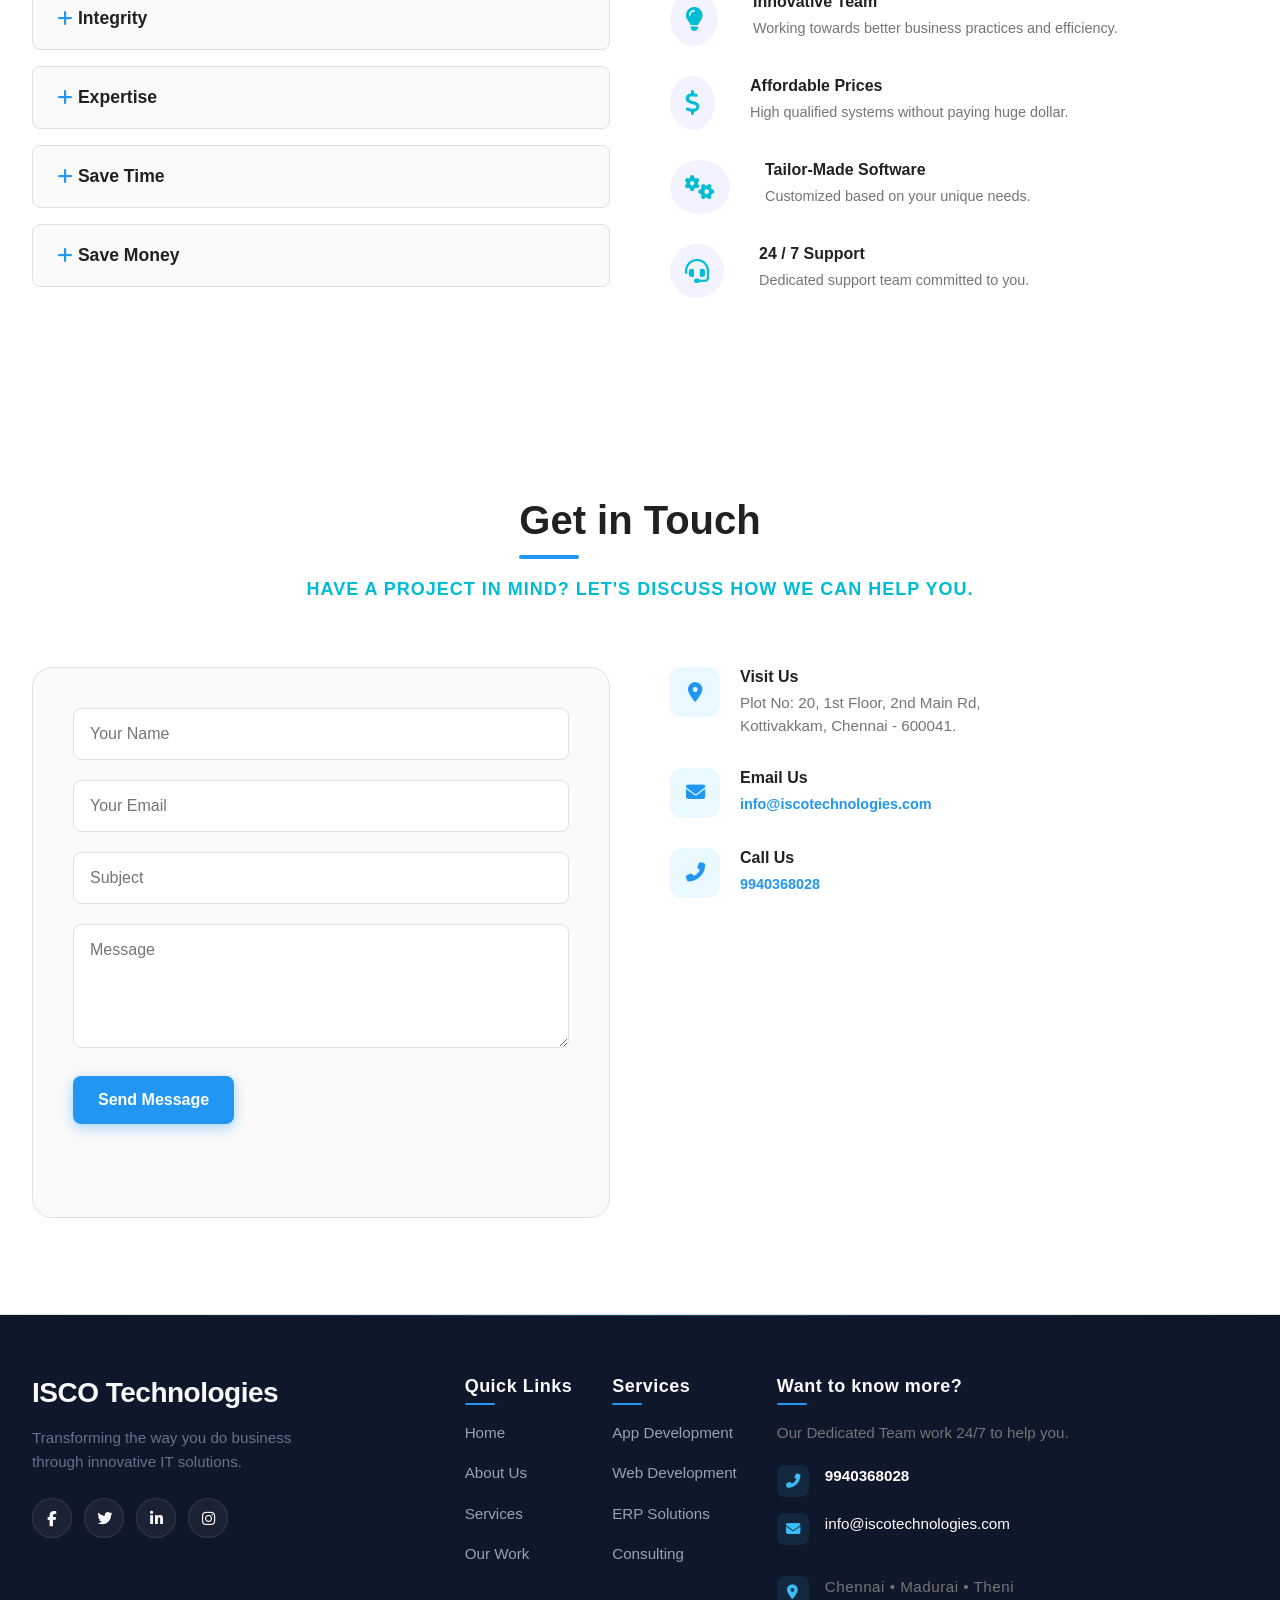
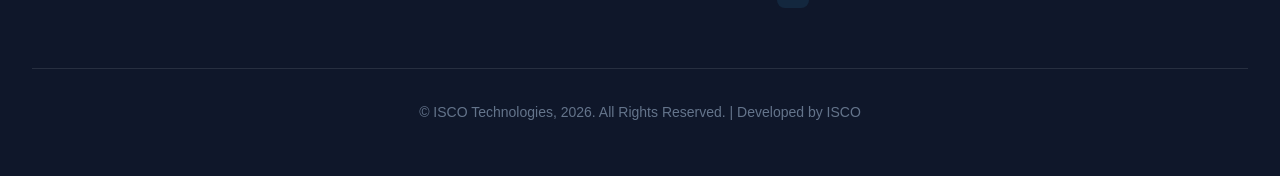
<file: footer_backup.html>
<!DOCTYPE html>
<html lang="en">

<head>
    <meta charset="UTF-8">
    <meta name="viewport" content="width=device-width, initial-scale=1.0">
    <title>ISCO Technologies | Innovative IT Solutions</title>
    <meta name="description"
        content="ISCO Technologies provides ERP Solutions, E-Commerce, and App Development with a focus on Smart, Quality, and Reliable services.">

    <!-- Fonts -->
    <link rel="preconnect" href="https://fonts.googleapis.com">
    <link rel="preconnect" href="https://fonts.gstatic.com" crossorigin>
    <link
        href="https://fonts.googleapis.com/css2?family=Inter:wght@300;400;500;600;700&family=Space+Grotesk:wght@300;400;500;600;700&display=swap"
        rel="stylesheet">

    <!-- Icons -->
    <link rel="stylesheet" href="https://cdnjs.cloudflare.com/ajax/libs/font-awesome/6.4.0/css/all.min.css">

    <!-- Custom CSS -->
    <link rel="stylesheet" href="css/style.css">
</head>

<body>

    <!-- Navigation -->
    <nav class="navbar" id="navbar">
        <div class="container nav-container">
            <a href="#" class="logo">ISCO <span class="highlight">Technologies</span></a>
            <ul class="nav-links">
                <li><a href="index.html">Home</a></li>
                <li><a href="about.html">About</a></li>
                <li><a href="service.html">Services</a></li>
                <li><a href="#features">Features</a></li>
                <li><a href="#portfolio">Works</a></li>
                <li><a href="#why-us">Why Us</a></li>
                <li><a href="#contact">Contact</a></li>
            </ul>
            <div class="nav-right">
                <button class="theme-toggle" id="theme-toggle" aria-label="Toggle Theme">
                    <i class="fas fa-sun"></i>
                </button>
                <button class="mobile-toggle" aria-label="Toggle navigation">
                    <i class="fas fa-bars"></i>
                </button>
            </div>
        </div>
    </nav>

    <!-- Hero Section -->
    <section id="hero" class="hero-section">
        <div class="hero-bg-overlay"></div>
        <div class="container hero-content">
            <h1 class="hero-title animate-up">We, ISCO Technologies Provide <br>
                <span class="typing-text">ERP Solutions</span>
            </h1>
            <p class="hero-subtitle animate-up delay-1">
                With a Highly Experienced Team in Technology, we provide Web and Mobile Solutions for Innovative,
                Transforming & Inspiring Businesses.
            </p>
            <div class="hero-cta animate-up delay-2">
                <a href="#portfolio" class="btn btn-primary">View Works</a>
                <a href="#contact" class="btn btn-secondary">Get in Touch</a>
            </div>
        </div>
    </section>

    <!-- Smart Quality Reliable (SQRC) -->
    <section id="features" class="section sqrc-section">
        <div class="container">
            <div class="section-header text-center">
                <h2 class="section-title">Definition of ISCO</h2>
                <p class="section-subtitle">From SMART TO RELIABLE in all our products and services.</p>
            </div>
            <div class="grid-4">
                <div class="feature-card">
                    <div class="icon-wrapper">
                        <!-- Smart / Brain SVG -->
                        <svg xmlns="http://www.w3.org/2000/svg" width="32" height="32" viewBox="0 0 24 24" fill="none"
                            stroke="currentColor" stroke-width="2" stroke-linecap="round" stroke-linejoin="round">
                            <path d="M12 2a5 5 0 0 0-5 5v2a5 5 0 0 0 10 0V7a5 5 0 0 0-5-5z"></path>
                            <path d="M12 14a5 5 0 0 0-5-5"></path>
                            <path d="M9 17v1a3 3 0 0 0 6 0v-1"></path>
                            <path d="M12 14v8"></path>
                            <path d="M8 22h8"></path>
                        </svg>
                    </div>
                    <h3>Smart</h3>
                    <p>Specific, Measurable, Attainable, Relevant, and Time-bound goals for every project.</p>
                </div>
                <div class="feature-card">
                    <div class="icon-wrapper">
                        <!-- Quality / Shield-Check SVG -->
                        <svg xmlns="http://www.w3.org/2000/svg" width="32" height="32" viewBox="0 0 24 24" fill="none"
                            stroke="currentColor" stroke-width="2" stroke-linecap="round" stroke-linejoin="round">
                            <path d="M12 22s8-4 8-10V5l-8-3-8 3v7c0 6 8 10 8 10z"></path>
                            <path d="m9 12 2 2 4-4"></path>
                        </svg>
                    </div>
                    <h3>Quality</h3>
                    <p>Quality is not just a statement. We develop quality code while understanding user context.</p>
                </div>
                <div class="feature-card">
                    <div class="icon-wrapper">
                        <!-- Reliable / Handshake (Simple equivalent) SVG -->
                        <svg xmlns="http://www.w3.org/2000/svg" width="32" height="32" viewBox="0 0 24 24" fill="none"
                            stroke="currentColor" stroke-width="2" stroke-linecap="round" stroke-linejoin="round">
                            <circle cx="12" cy="12" r="10"></circle>
                            <path d="M12 16v-4"></path>
                            <path d="M12 8h.01"></path>
                        </svg>
                    </div>
                    <h3>Reliable</h3>
                    <p>Reliability sets us apart. We believe coding isn't enough; effectiveness matters most.</p>
                </div>
                <div class="feature-card">
                    <div class="icon-wrapper">
                        <!-- Cost Effective / Coins SVG -->
                        <svg xmlns="http://www.w3.org/2000/svg" width="32" height="32" viewBox="0 0 24 24" fill="none"
                            stroke="currentColor" stroke-width="2" stroke-linecap="round" stroke-linejoin="round">
                            <line x1="12" y1="1" x2="12" y2="23"></line>
                            <path d="M17 5H9.5a3.5 3.5 0 0 0 0 7h5a3.5 3.5 0 0 1 0 7H6"></path>
                        </svg>
                    </div>
                    <h3>Cost Effective</h3>
                    <p>Competitive costs without compromising quality. We address every customer need efficiently.</p>
                </div>
            </div>
        </div>
    </section>

    <!-- Trust / Portfolio -->
    <section id="portfolio" class="section portfolio-section bg-light">
        <div class="container">
            <div class="section-header">
                <h2 class="section-title">Trust Our Experience</h2>
                <p class="section-subtitle">Managing your business with transparency and control.</p>
            </div>

            <div class="portfolio-grid">
                <!-- Item 1 -->
                <div class="portfolio-item">
                    <img src="assets/images/portfolio_erp.png" alt="HMS System" class="portfolio-img">
                    <div class="portfolio-content">
                        <h3>HMS System</h3>
                        <p>Complete Hospital Management System</p>
                        <a href="#" class="text-link">View Details <i class="fas fa-arrow-right"></i></a>
                    </div>
                </div>
                <!-- Item 2 -->
                <div class="portfolio-item">
                    <img src="assets/images/portfolio_mobile.png" alt="DoctorClinik" class="portfolio-img">
                    <div class="portfolio-content">
                        <h3>DoctorClinik</h3>
                        <p>Web Portal & App for Appointments</p>
                        <a href="#" class="text-link">View Details <i class="fas fa-arrow-right"></i></a>
                    </div>
                </div>
                <!-- Item 3 -->
                <div class="portfolio-item">
                    <img src="assets/images/portfolio_web.png" alt="HHC-MIS" class="portfolio-img">
                    <div class="portfolio-content">
                        <h3>HHC-MIS</h3>
                        <p>Home Health Care Management Info System</p>
                        <a href="#" class="text-link">View Details <i class="fas fa-arrow-right"></i></a>
                    </div>
                </div>
                <!-- Item 4 -->
                <div class="portfolio-item">
                    <img src="assets/images/portfolio_erp.png" alt="CRM Software" class="portfolio-img">
                    <div class="portfolio-content">
                        <h3>CRM Software</h3>
                        <p>Customer Relationship Management</p>
                        <a href="#" class="text-link">View Details <i class="fas fa-arrow-right"></i></a>
                    </div>
                </div>
                <!-- Item 5 -->
                <div class="portfolio-item">
                    <img src="assets/images/portfolio_mobile.png" alt="App Development" class="portfolio-img">
                    <div class="portfolio-content">
                        <h3>App Development</h3>
                        <p>Make Life Faster & Easier with our App</p>
                        <a href="#" class="text-link">View Details <i class="fas fa-arrow-right"></i></a>
                    </div>
                </div>
                <!-- Item 6 -->
                <div class="portfolio-item">
                    <img src="assets/images/portfolio_web.png" alt="ERP Software" class="portfolio-img">
                    <div class="portfolio-content">
                        <h3>ERP Software</h3>
                        <p>From Production till Accounts Management</p>
                        <a href="#" class="text-link">View Details <i class="fas fa-arrow-right"></i></a>
                    </div>
                </div>
            </div>
        </div>
    </section>

    <!-- Why Us (Accordion & Grid) -->
    <section id="why-us" class="section why-us-section">
        <div class="container dual-layout">
            <div class="left-column">
                <h2 class="section-title">Reasons to Work with Us</h2>
                <div class="accordion">
                    <div class="accordion-item">
                        <button class="accordion-header">
                            <span><i class="fas fa-plus"></i> Experience</span>
                        </button>
                        <div class="accordion-body">
                            <p>ISCO Technologies makes use of the experience gathered in various technologies, software
                                and infrastructure to provide the best-of-the breed outsourcing solutions.</p>
                        </div>
                    </div>
                    <div class="accordion-item">
                        <button class="accordion-header">
                            <span><i class="fas fa-plus"></i> Integrity</span>
                        </button>
                        <div class="accordion-body">
                            <p>We best manage what we can measure. We concentrate on specific attributes of the process
                                to compute software metrics for a Quality output.</p>
                        </div>
                    </div>
                    <div class="accordion-item">
                        <button class="accordion-header">
                            <span><i class="fas fa-plus"></i> Expertise</span>
                        </button>
                        <div class="accordion-body">
                            <p>Evolving from a one-man company to a unified goal organization providing cost effective,
                                integrated and value-added Information Management solutions.</p>
                        </div>
                    </div>
                    <div class="accordion-item">
                        <button class="accordion-header">
                            <span><i class="fas fa-plus"></i> Save Time</span>
                        </button>
                        <div class="accordion-body">
                            <p>Expert at delivering projects on time to its outsourcing partners as we are very much
                                aware of the ‘COST OF TIME’ of our clients.</p>
                        </div>
                    </div>
                    <div class="accordion-item">
                        <button class="accordion-header">
                            <span><i class="fas fa-plus"></i> Save Money</span>
                        </button>
                        <div class="accordion-body">
                            <p>Known for offering highly cost-competitive services. We assist customers in saving
                                operational costs remarkably without compromising quality.</p>
                        </div>
                    </div>
                </div>
            </div>

            <div class="right-column">
                <h2 class="section-title">Why Choose ISCO</h2>
                <div class="features-list">
                    <div class="feature-item">
                        <i class="fas fa-file-alt"></i>
                        <div>
                            <h4>Well Documented</h4>
                            <p>Increases Quality & Consistency of operations.</p>
                        </div>
                    </div>
                    <div class="feature-item">
                        <i class="fas fa-lightbulb"></i>
                        <div>
                            <h4>Innovative Team</h4>
                            <p>Working towards better business practices and efficiency.</p>
                        </div>
                    </div>
                    <div class="feature-item">
                        <i class="fas fa-dollar-sign"></i>
                        <div>
                            <h4>Affordable Prices</h4>
                            <p>High qualified systems without paying huge dollar.</p>
                        </div>
                    </div>
                    <div class="feature-item">
                        <i class="fas fa-cogs"></i>
                        <div>
                            <h4>Tailor-Made Software</h4>
                            <p>Customized based on your unique needs.</p>
                        </div>
                    </div>
                    <div class="feature-item">
                        <i class="fas fa-headset"></i>
                        <div>
                            <h4>24 / 7 Support</h4>
                            <p>Dedicated support team committed to you.</p>
                        </div>
                    </div>
                </div>
            </div>
        </div>
    </section>

    <!-- Contact Section -->
    <section id="contact" class="section bg-light">
        <div class="container">
            <div class="section-header text-center">
                <h2 class="section-title">Get in Touch</h2>
                <p class="section-subtitle">Have a project in mind? Let's discuss how we can help you.</p>
            </div>
            <div class="dual-layout">
                <!-- Contact Form -->
                <div class="contact-form-wrapper animate-up">
                    <form class="contact-form">
                        <div class="form-group">
                            <input type="text" placeholder="Your Name" required>
                        </div>
                        <div class="form-group">
                            <input type="email" placeholder="Your Email" required>
                        </div>
                        <div class="form-group">
                            <input type="text" placeholder="Subject" required>
                        </div>
                        <div class="form-group">
                            <textarea rows="5" placeholder="Message" required></textarea>
                        </div>
                        <button type="submit" class="btn btn-primary">Send Message</button>
                    </form>
                </div>

                <!-- Contact Info -->
                <div class="contact-info animate-up delay-1">
                    <div class="info-item">
                        <div class="icon-box">
                            <i class="fas fa-map-marker-alt"></i>
                        </div>
                        <div>
                            <h4>Visit Us</h4>
                            <p>Plot No: 20, 1st Floor, 2nd Main Rd,<br>Kottivakkam, Chennai - 600041.</p>
                        </div>
                    </div>
                    <div class="info-item">
                        <div class="icon-box">
                            <i class="fas fa-envelope"></i>
                        </div>
                        <div>
                            <h4>Email Us</h4>
                            <p><a href="mailto:info@iscotechnologies.com"
                                    class="text-link">info@iscotechnologies.com</a></p>
                        </div>
                    </div>
                    <div class="info-item">
                        <div class="icon-box">
                            <i class="fas fa-phone-alt"></i>
                        </div>
                        <div>
                            <h4>Call Us</h4>
                            <p><a href="tel:+919940368028" class="text-link">9940368028</a></p>
                        </div>
                    </div>

                    <!-- Google Map Embed (Placeholder for now, or use iframe) -->
                    <div class="map-container mt-4">
                        <iframe
                            src="https://www.google.com/maps/embed?pb=!1m18!1m12!1m3!1d3887.809663977536!2d80.2568!3d12.9841!2m3!1f0!2f0!3f0!3m2!1i1024!2i768!4f13.1!3m3!1m2!1s0x3a5267f8f8f8f8f5%3A0x0!2zMTLCsDU5JzAzLjYiTiA4MMKwMTUnMjQuNSJF!5e0!3m2!1sen!2sin!4v1625567890000!5m2!1sen!2sin"
                            width="100%" height="250" style="border:0; border-radius: 15px;" allowfullscreen=""
                            loading="lazy"></iframe>
                    </div>
                </div>
            </div>
        </div>
    </section>

    <!-- Footer -->
    <footer class="footer" style="padding-top: 60px;">
        <div class="container">
            <div class="footer-content">
                <div class="footer-logo" style="flex: 1; min-width: 250px;">
                    <h3>ISCO Technologies</h3>
                    <p class="mb-4">Transforming the way you do business through innovative IT solutions.</p>
                    <div class="footer-social">
                        <a href="#"><i class="fab fa-facebook-f"></i></a>
                        <a href="#"><i class="fab fa-twitter"></i></a>
                        <a href="#"><i class="fab fa-linkedin-in"></i></a>
                        <a href="#"><i class="fab fa-instagram"></i></a>
                    </div>
                </div>

                <div class="footer-links-col">
                    <h4>Quick Links</h4>
                    <ul>
                        <li><a href="index.html">Home</a></li>
                        <li><a href="about.html">About Us</a></li>
                        <li><a href="service.html">Services</a></li>
                        <li><a href="#portfolio">Our Work</a></li>
                    </ul>
                </div>

                <div class="footer-links-col">
                    <h4>Services</h4>
                    <ul>
                        <li><a href="service.html">App Development</a></li>
                        <li><a href="service.html">Web Development</a></li>
                        <li><a href="service.html">ERP Solutions</a></li>
                        <li><a href="service.html">Consulting</a></li>
                    </ul>
                </div>

                <div class="footer-links-col" style="flex: 1.2;">
                    <h4>Want to know more?</h4>
                    <p style="margin-bottom: 20px; color: var(--text-secondary); font-size: 0.95rem;">Our Dedicated Team
                        work 24/7 to help you.</p>
                    <ul class="footer-contact-info">
                        <li><i class="fas fa-phone-alt"></i> <span
                                style="font-weight: 600; color: white;">9940368028</span></li>
                        <li><i class="fas fa-envelope"></i> <a href="mailto:info@iscotechnologies.com"
                                style="color: white !important;">info@iscotechnologies.com</a></li>
                        <li style="margin-top: 15px; color: var(--text-secondary); letter-spacing: 0.5px;">
                            <i class="fas fa-map-marker-alt"></i> Chennai &bull; Madurai &bull; Theni
                        </li>
                    </ul>
                </div>
            </div>
            <div class="footer-bottom">
                <p>&copy; ISCO Technologies, 2026. All Rights Reserved. | Developed by ISCO</p>
            </div>
        </div>
    </footer>

    <script src="js/main.js"></script>
</body>

</html>
</file>
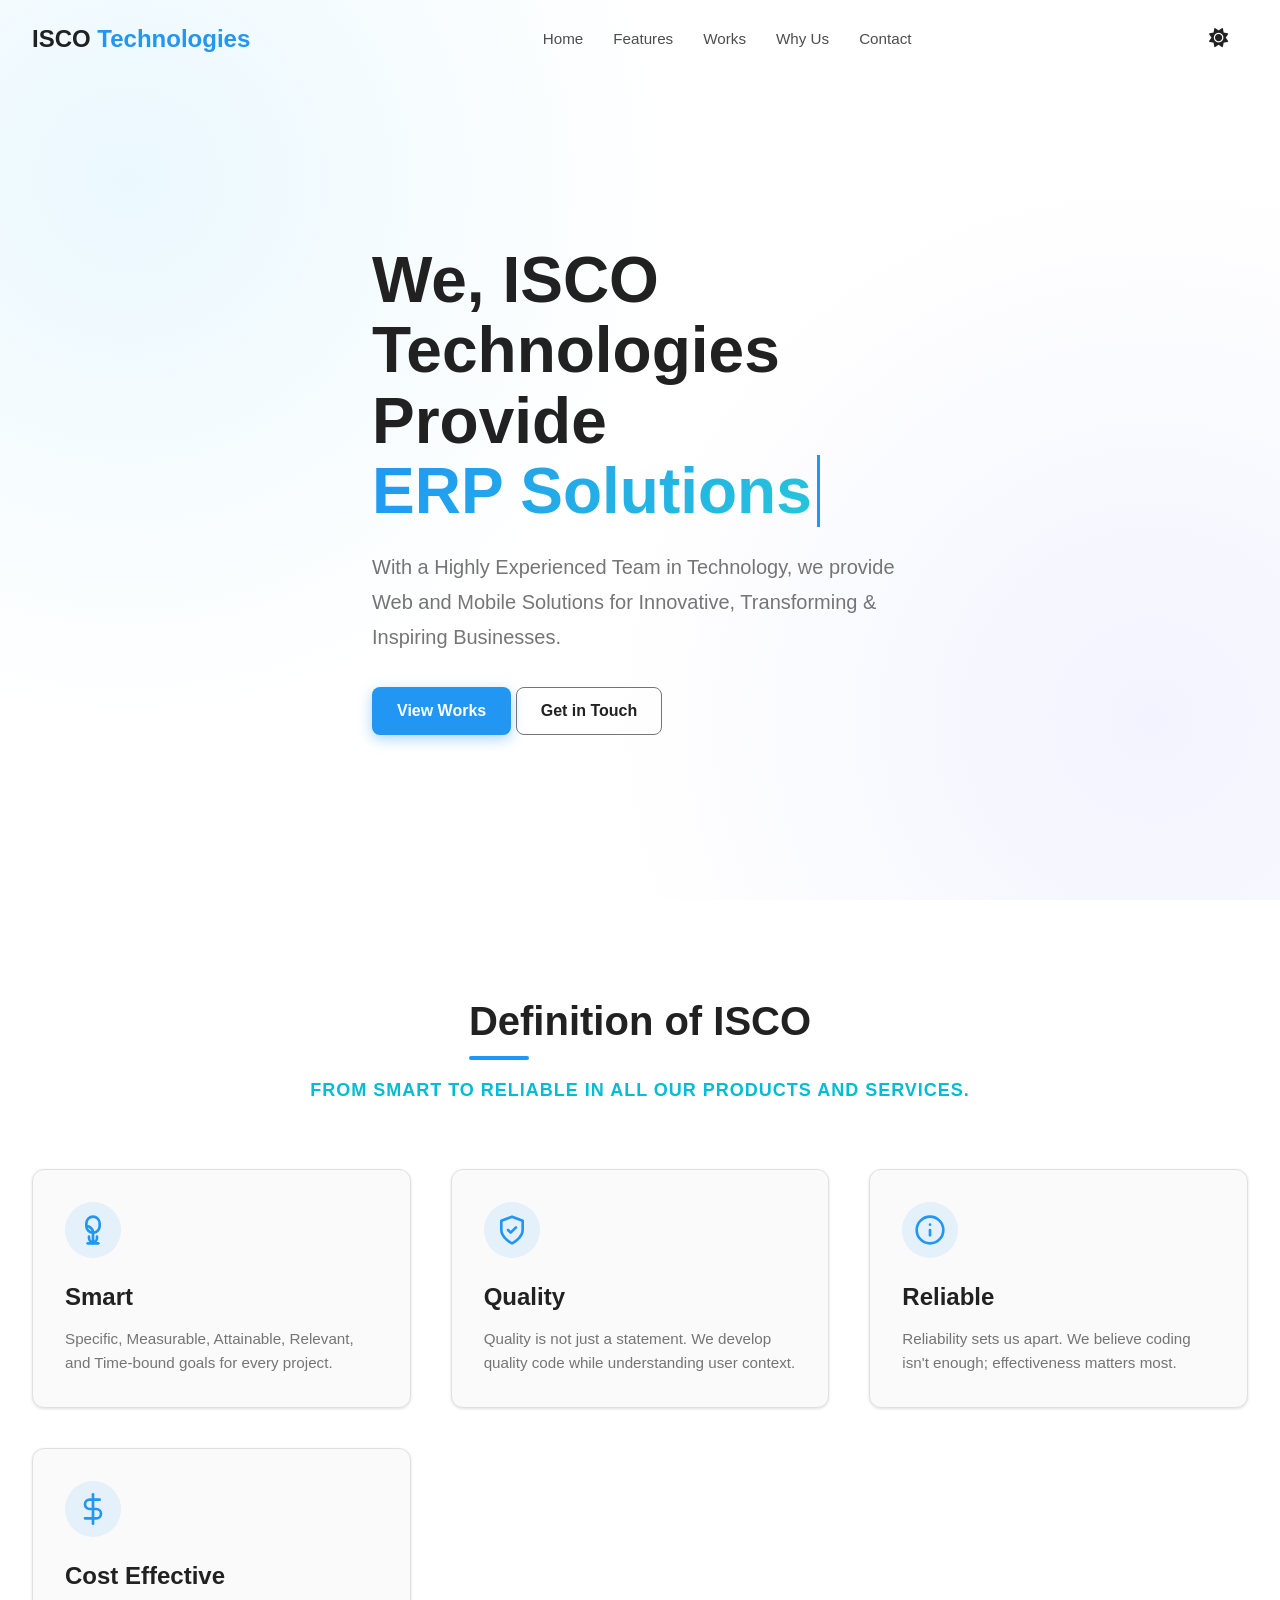
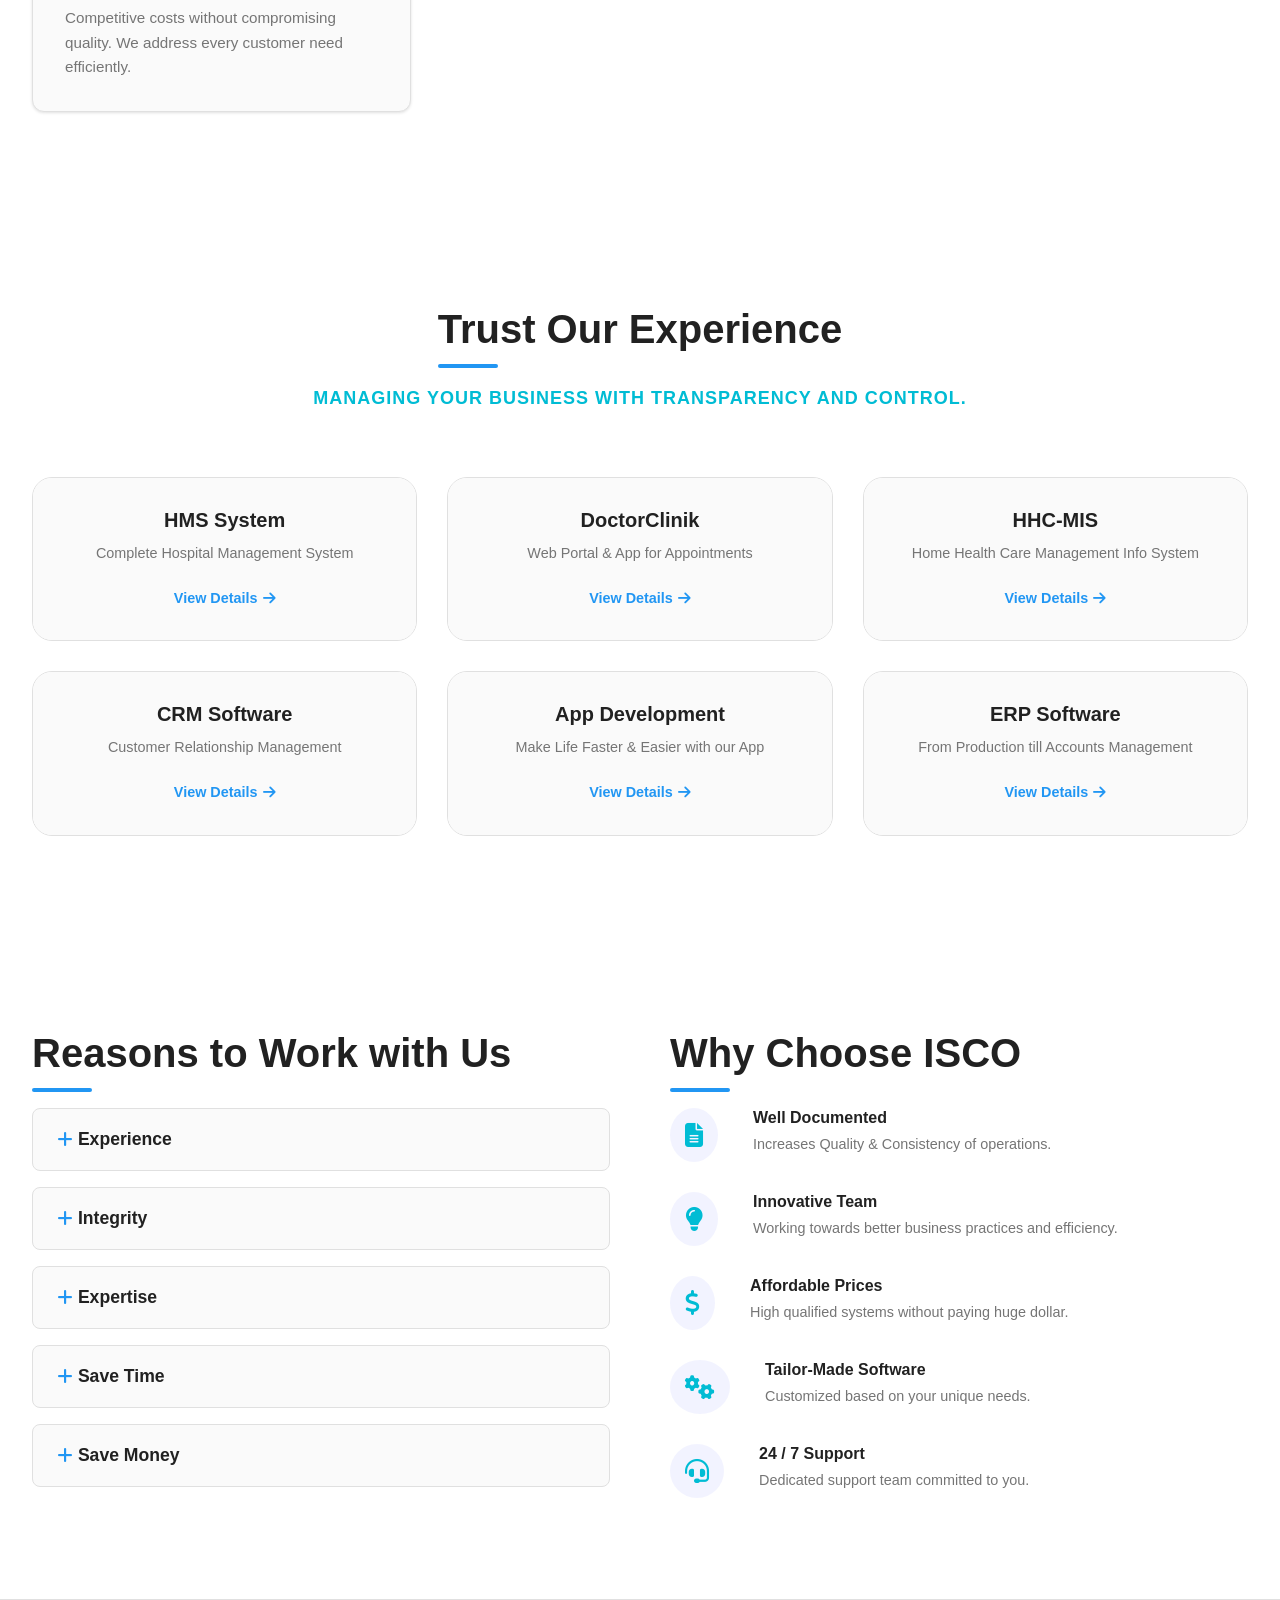
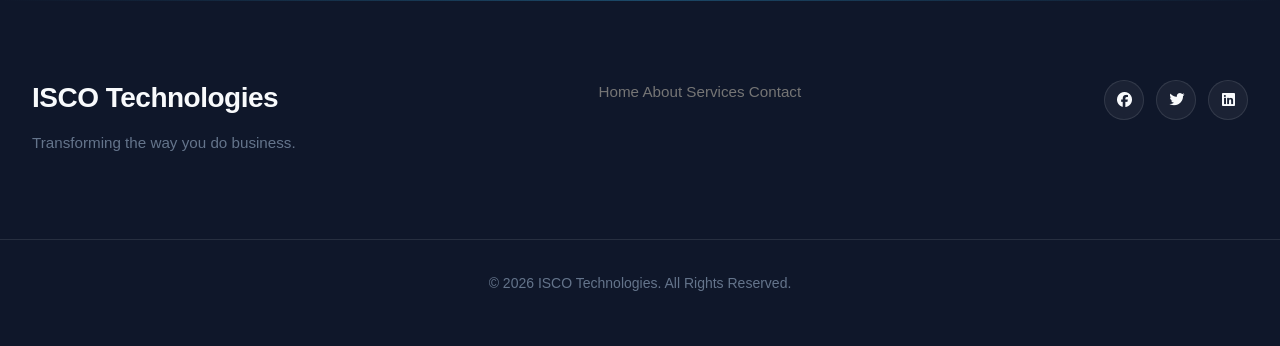
<file: index_backup.html>
<!DOCTYPE html>
<html lang="en">

<head>
    <meta charset="UTF-8">
    <meta name="viewport" content="width=device-width, initial-scale=1.0">
    <title>ISCO Technologies | Innovative IT Solutions</title>
    <meta name="description"
        content="ISCO Technologies provides ERP Solutions, E-Commerce, and App Development with a focus on Smart, Quality, and Reliable services.">

    <!-- Fonts -->
    <link rel="preconnect" href="https://fonts.googleapis.com">
    <link rel="preconnect" href="https://fonts.gstatic.com" crossorigin>
    <link
        href="https://fonts.googleapis.com/css2?family=Inter:wght@300;400;600;700&family=Outfit:wght@500;700&display=swap"
        rel="stylesheet">

    <!-- Icons -->
    <link rel="stylesheet" href="https://cdnjs.cloudflare.com/ajax/libs/font-awesome/6.4.0/css/all.min.css">

    <!-- Custom CSS -->
    <link rel="stylesheet" href="css/style.css">
</head>

<body>

    <!-- Navigation -->
    <nav class="navbar" id="navbar">
        <div class="container nav-container">
            <a href="#" class="logo">ISCO <span class="highlight">Technologies</span></a>
            <ul class="nav-links">
                <li><a href="#hero">Home</a></li>
                <li><a href="#features">Features</a></li>
                <li><a href="#portfolio">Works</a></li>
                <li><a href="#why-us">Why Us</a></li>
                <li><a href="#contact">Contact</a></li>
            </ul>
            <div class="nav-right">
                <button class="theme-toggle" id="theme-toggle" aria-label="Toggle Theme">
                    <i class="fas fa-sun"></i>
                </button>
                <button class="mobile-toggle" aria-label="Toggle navigation">
                    <i class="fas fa-bars"></i>
                </button>
            </div>
        </div>
    </nav>

    <!-- Hero Section -->
    <section id="hero" class="hero-section">
        <div class="hero-bg-overlay"></div>
        <div class="container hero-content">
            <h1 class="hero-title animate-up">We, ISCO Technologies Provide <br>
                <span class="typing-text">ERP Solutions</span>
            </h1>
            <p class="hero-subtitle animate-up delay-1">
                With a Highly Experienced Team in Technology, we provide Web and Mobile Solutions for Innovative,
                Transforming & Inspiring Businesses.
            </p>
            <div class="hero-cta animate-up delay-2">
                <a href="#portfolio" class="btn btn-primary">View Works</a>
                <a href="#contact" class="btn btn-secondary">Get in Touch</a>
            </div>
        </div>
    </section>

    <!-- Smart Quality Reliable (SQRC) -->
    <section id="features" class="section sqrc-section">
        <div class="container">
            <div class="section-header text-center">
                <h2 class="section-title">Definition of ISCO</h2>
                <p class="section-subtitle">From SMART TO RELIABLE in all our products and services.</p>
            </div>
            <div class="grid-4">
                <div class="feature-card">
                    <div class="icon-wrapper">
                        <!-- Smart / Brain SVG -->
                        <svg xmlns="http://www.w3.org/2000/svg" width="32" height="32" viewBox="0 0 24 24" fill="none"
                            stroke="currentColor" stroke-width="2" stroke-linecap="round" stroke-linejoin="round">
                            <path d="M12 2a5 5 0 0 0-5 5v2a5 5 0 0 0 10 0V7a5 5 0 0 0-5-5z"></path>
                            <path d="M12 14a5 5 0 0 0-5-5"></path>
                            <path d="M9 17v1a3 3 0 0 0 6 0v-1"></path>
                            <path d="M12 14v8"></path>
                            <path d="M8 22h8"></path>
                        </svg>
                    </div>
                    <h3>Smart</h3>
                    <p>Specific, Measurable, Attainable, Relevant, and Time-bound goals for every project.</p>
                </div>
                <div class="feature-card">
                    <div class="icon-wrapper">
                        <!-- Quality / Shield-Check SVG -->
                        <svg xmlns="http://www.w3.org/2000/svg" width="32" height="32" viewBox="0 0 24 24" fill="none"
                            stroke="currentColor" stroke-width="2" stroke-linecap="round" stroke-linejoin="round">
                            <path d="M12 22s8-4 8-10V5l-8-3-8 3v7c0 6 8 10 8 10z"></path>
                            <path d="m9 12 2 2 4-4"></path>
                        </svg>
                    </div>
                    <h3>Quality</h3>
                    <p>Quality is not just a statement. We develop quality code while understanding user context.</p>
                </div>
                <div class="feature-card">
                    <div class="icon-wrapper">
                        <!-- Reliable / Handshake (Simple equivalent) SVG -->
                        <svg xmlns="http://www.w3.org/2000/svg" width="32" height="32" viewBox="0 0 24 24" fill="none"
                            stroke="currentColor" stroke-width="2" stroke-linecap="round" stroke-linejoin="round">
                            <circle cx="12" cy="12" r="10"></circle>
                            <path d="M12 16v-4"></path>
                            <path d="M12 8h.01"></path>
                        </svg>
                    </div>
                    <h3>Reliable</h3>
                    <p>Reliability sets us apart. We believe coding isn't enough; effectiveness matters most.</p>
                </div>
                <div class="feature-card">
                    <div class="icon-wrapper">
                        <!-- Cost Effective / Coins SVG -->
                        <svg xmlns="http://www.w3.org/2000/svg" width="32" height="32" viewBox="0 0 24 24" fill="none"
                            stroke="currentColor" stroke-width="2" stroke-linecap="round" stroke-linejoin="round">
                            <line x1="12" y1="1" x2="12" y2="23"></line>
                            <path d="M17 5H9.5a3.5 3.5 0 0 0 0 7h5a3.5 3.5 0 0 1 0 7H6"></path>
                        </svg>
                    </div>
                    <h3>Cost Effective</h3>
                    <p>Competitive costs without compromising quality. We address every customer need efficiently.</p>
                </div>
            </div>
        </div>
    </section>

    <!-- Trust / Portfolio -->
    <section id="portfolio" class="section portfolio-section bg-light">
        <div class="container">
            <div class="section-header">
                <h2 class="section-title">Trust Our Experience</h2>
                <p class="section-subtitle">Managing your business with transparency and control.</p>
            </div>

            <div class="portfolio-grid">
                <!-- Item 1 -->
                <div class="portfolio-item">
                    <div class="portfolio-image-placeholder generic-gradient-1"></div>
                    <div class="portfolio-content">
                        <h3>HMS System</h3>
                        <p>Complete Hospital Management System</p>
                        <a href="#" class="text-link">View Details <i class="fas fa-arrow-right"></i></a>
                    </div>
                </div>
                <!-- Item 2 -->
                <div class="portfolio-item">
                    <div class="portfolio-image-placeholder generic-gradient-2"></div>
                    <div class="portfolio-content">
                        <h3>DoctorClinik</h3>
                        <p>Web Portal & App for Appointments</p>
                        <a href="#" class="text-link">View Details <i class="fas fa-arrow-right"></i></a>
                    </div>
                </div>
                <!-- Item 3 -->
                <div class="portfolio-item">
                    <div class="portfolio-image-placeholder generic-gradient-3"></div>
                    <div class="portfolio-content">
                        <h3>HHC-MIS</h3>
                        <p>Home Health Care Management Info System</p>
                        <a href="#" class="text-link">View Details <i class="fas fa-arrow-right"></i></a>
                    </div>
                </div>
                <!-- Item 4 -->
                <div class="portfolio-item">
                    <div class="portfolio-image-placeholder generic-gradient-4"></div>
                    <div class="portfolio-content">
                        <h3>CRM Software</h3>
                        <p>Customer Relationship Management</p>
                        <a href="#" class="text-link">View Details <i class="fas fa-arrow-right"></i></a>
                    </div>
                </div>
                <!-- Item 5 -->
                <div class="portfolio-item">
                    <div class="portfolio-image-placeholder generic-gradient-1"></div>
                    <div class="portfolio-content">
                        <h3>App Development</h3>
                        <p>Make Life Faster & Easier with our App</p>
                        <a href="#" class="text-link">View Details <i class="fas fa-arrow-right"></i></a>
                    </div>
                </div>
                <!-- Item 6 -->
                <div class="portfolio-item">
                    <div class="portfolio-image-placeholder generic-gradient-2"></div>
                    <div class="portfolio-content">
                        <h3>ERP Software</h3>
                        <p>From Production till Accounts Management</p>
                        <a href="#" class="text-link">View Details <i class="fas fa-arrow-right"></i></a>
                    </div>
                </div>
            </div>
        </div>
    </section>

    <!-- Why Us (Accordion & Grid) -->
    <section id="why-us" class="section why-us-section">
        <div class="container dual-layout">
            <div class="left-column">
                <h2 class="section-title">Reasons to Work with Us</h2>
                <div class="accordion">
                    <div class="accordion-item">
                        <button class="accordion-header">
                            <span><i class="fas fa-plus"></i> Experience</span>
                        </button>
                        <div class="accordion-body">
                            <p>ISCO Technologies makes use of the experience gathered in various technologies, software
                                and infrastructure to provide the best-of-the breed outsourcing solutions.</p>
                        </div>
                    </div>
                    <div class="accordion-item">
                        <button class="accordion-header">
                            <span><i class="fas fa-plus"></i> Integrity</span>
                        </button>
                        <div class="accordion-body">
                            <p>We best manage what we can measure. We concentrate on specific attributes of the process
                                to compute software metrics for a Quality output.</p>
                        </div>
                    </div>
                    <div class="accordion-item">
                        <button class="accordion-header">
                            <span><i class="fas fa-plus"></i> Expertise</span>
                        </button>
                        <div class="accordion-body">
                            <p>Evolving from a one-man company to a unified goal organization providing cost effective,
                                integrated and value-added Information Management solutions.</p>
                        </div>
                    </div>
                    <div class="accordion-item">
                        <button class="accordion-header">
                            <span><i class="fas fa-plus"></i> Save Time</span>
                        </button>
                        <div class="accordion-body">
                            <p>Expert at delivering projects on time to its outsourcing partners as we are very much
                                aware of the ‘COST OF TIME’ of our clients.</p>
                        </div>
                    </div>
                    <div class="accordion-item">
                        <button class="accordion-header">
                            <span><i class="fas fa-plus"></i> Save Money</span>
                        </button>
                        <div class="accordion-body">
                            <p>Known for offering highly cost-competitive services. We assist customers in saving
                                operational costs remarkably without compromising quality.</p>
                        </div>
                    </div>
                </div>
            </div>

            <div class="right-column">
                <h2 class="section-title">Why Choose ISCO</h2>
                <div class="features-list">
                    <div class="feature-item">
                        <i class="fas fa-file-alt"></i>
                        <div>
                            <h4>Well Documented</h4>
                            <p>Increases Quality & Consistency of operations.</p>
                        </div>
                    </div>
                    <div class="feature-item">
                        <i class="fas fa-lightbulb"></i>
                        <div>
                            <h4>Innovative Team</h4>
                            <p>Working towards better business practices and efficiency.</p>
                        </div>
                    </div>
                    <div class="feature-item">
                        <i class="fas fa-dollar-sign"></i>
                        <div>
                            <h4>Affordable Prices</h4>
                            <p>High qualified systems without paying huge dollar.</p>
                        </div>
                    </div>
                    <div class="feature-item">
                        <i class="fas fa-cogs"></i>
                        <div>
                            <h4>Tailor-Made Software</h4>
                            <p>Customized based on your unique needs.</p>
                        </div>
                    </div>
                    <div class="feature-item">
                        <i class="fas fa-headset"></i>
                        <div>
                            <h4>24 / 7 Support</h4>
                            <p>Dedicated support team committed to you.</p>
                        </div>
                    </div>
                </div>
            </div>
        </div>
    </section>

    <!-- Footer -->
    <footer class="footer">
        <div class="container footer-content">
            <div class="footer-logo">
                <h3>ISCO Technologies</h3>
                <p>Transforming the way you do business.</p>
            </div>
            <div class="footer-links">
                <a href="#">Home</a>
                <a href="#">About</a>
                <a href="#">Services</a>
                <a href="#">Contact</a>
            </div>
            <div class="footer-social">
                <a href="#"><i class="fab fa-facebook"></i></a>
                <a href="#"><i class="fab fa-twitter"></i></a>
                <a href="#"><i class="fab fa-linkedin"></i></a>
            </div>
        </div>
        <div class="footer-bottom">
            <p>&copy; 2026 ISCO Technologies. All Rights Reserved.</p>
        </div>
    </footer>

    <script src="js/main.js"></script>
</body>

</html>
</file>
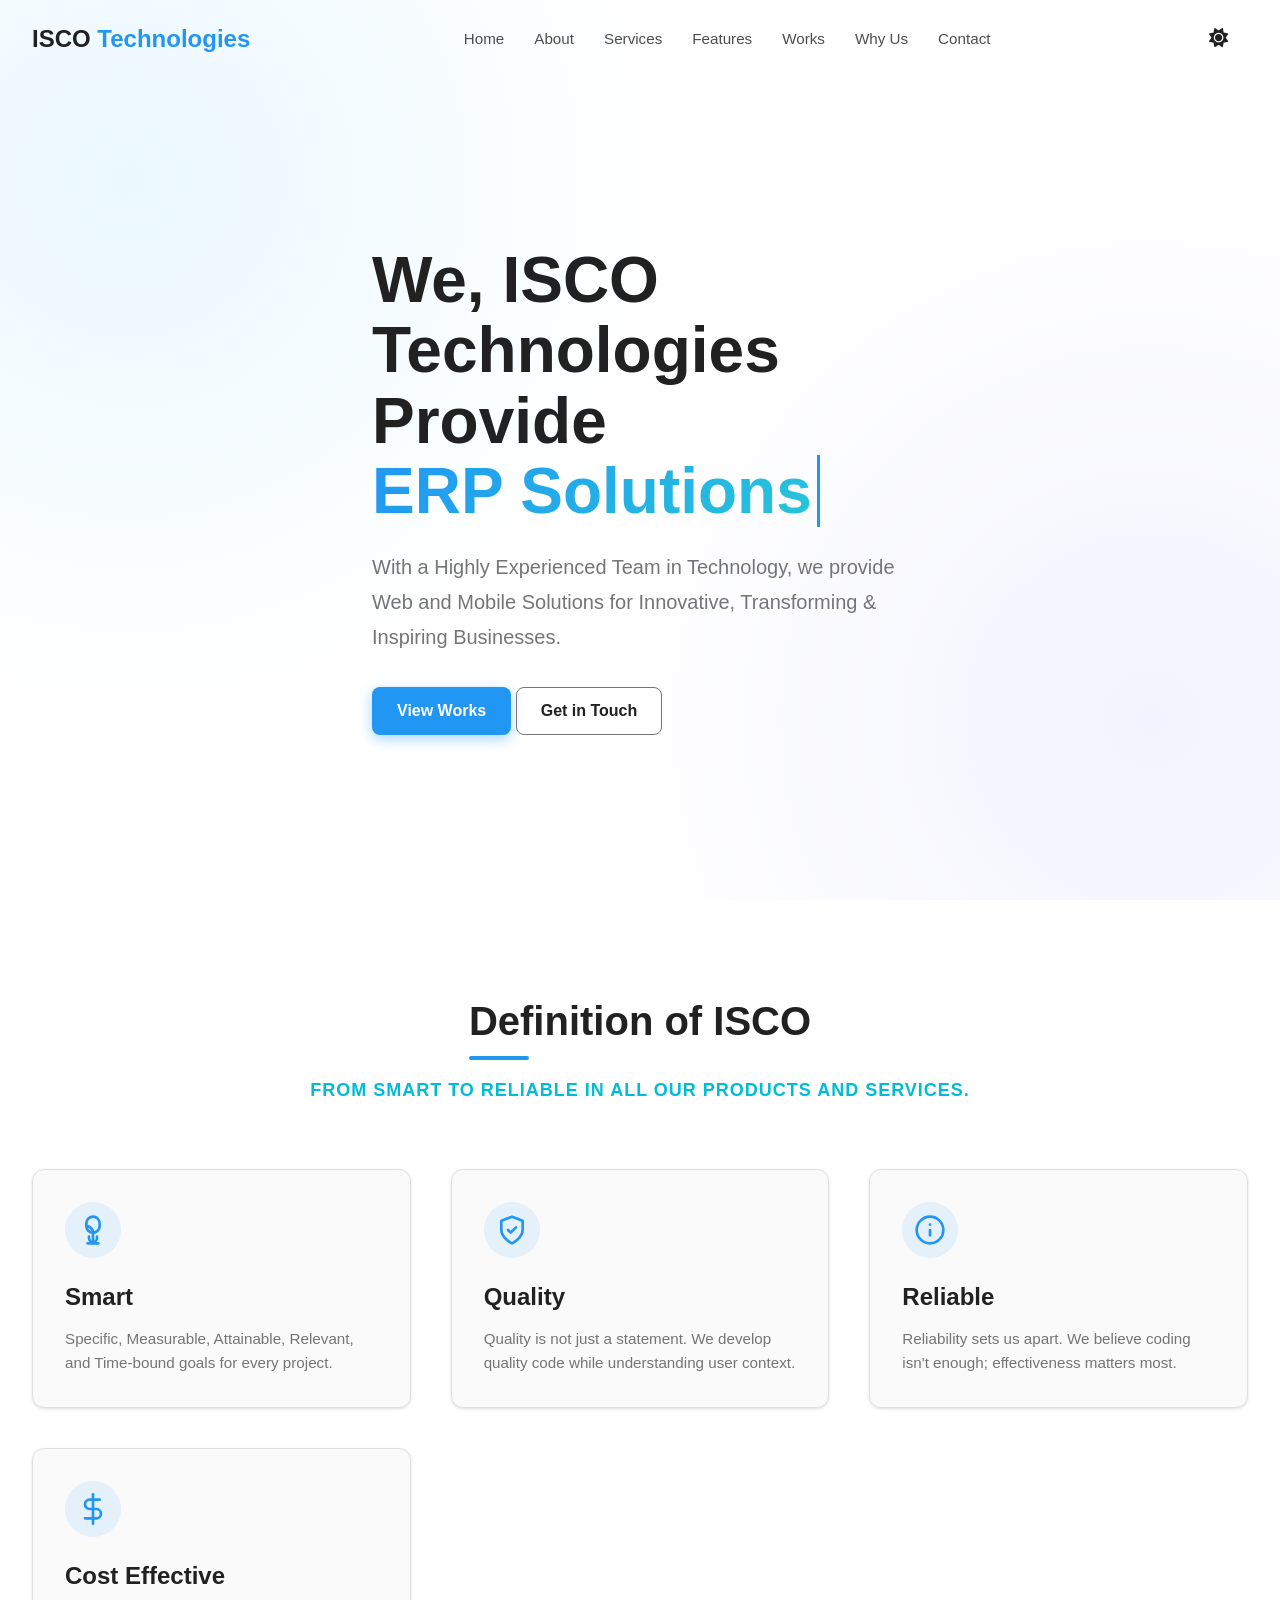
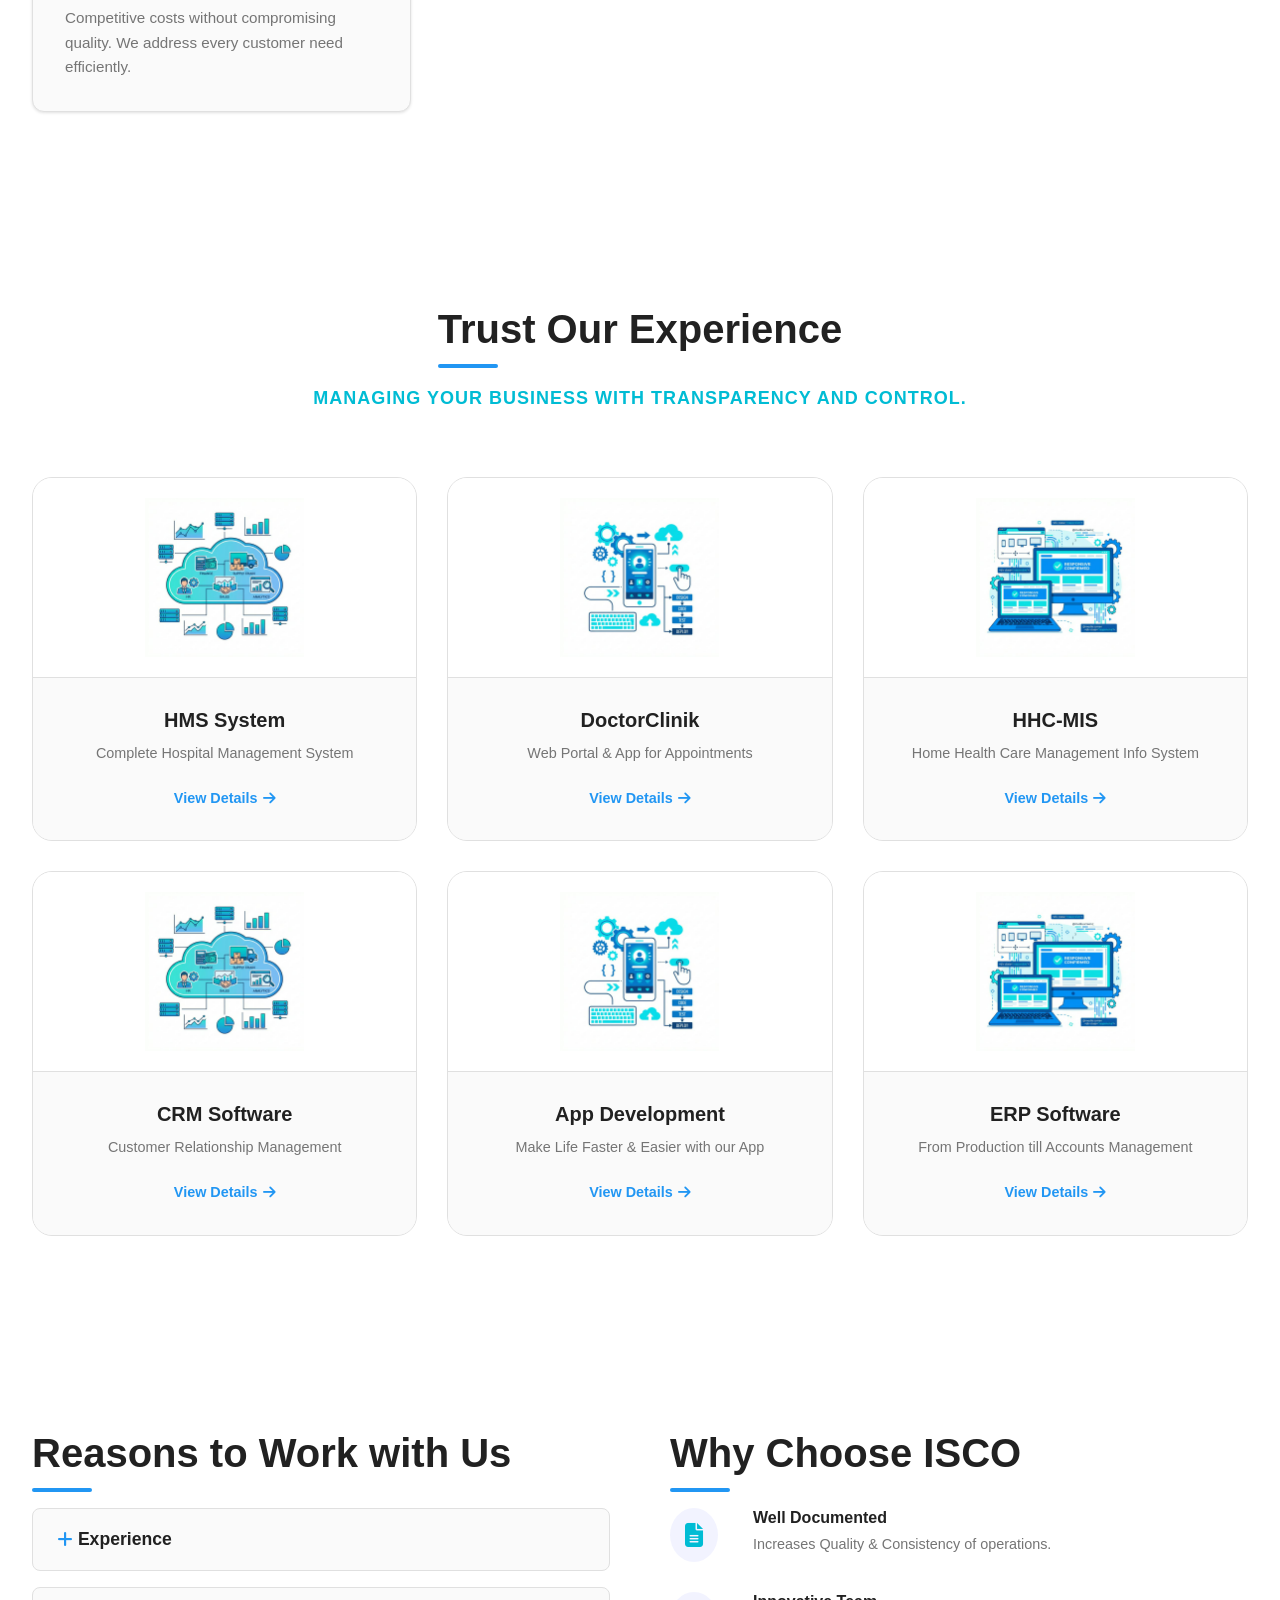
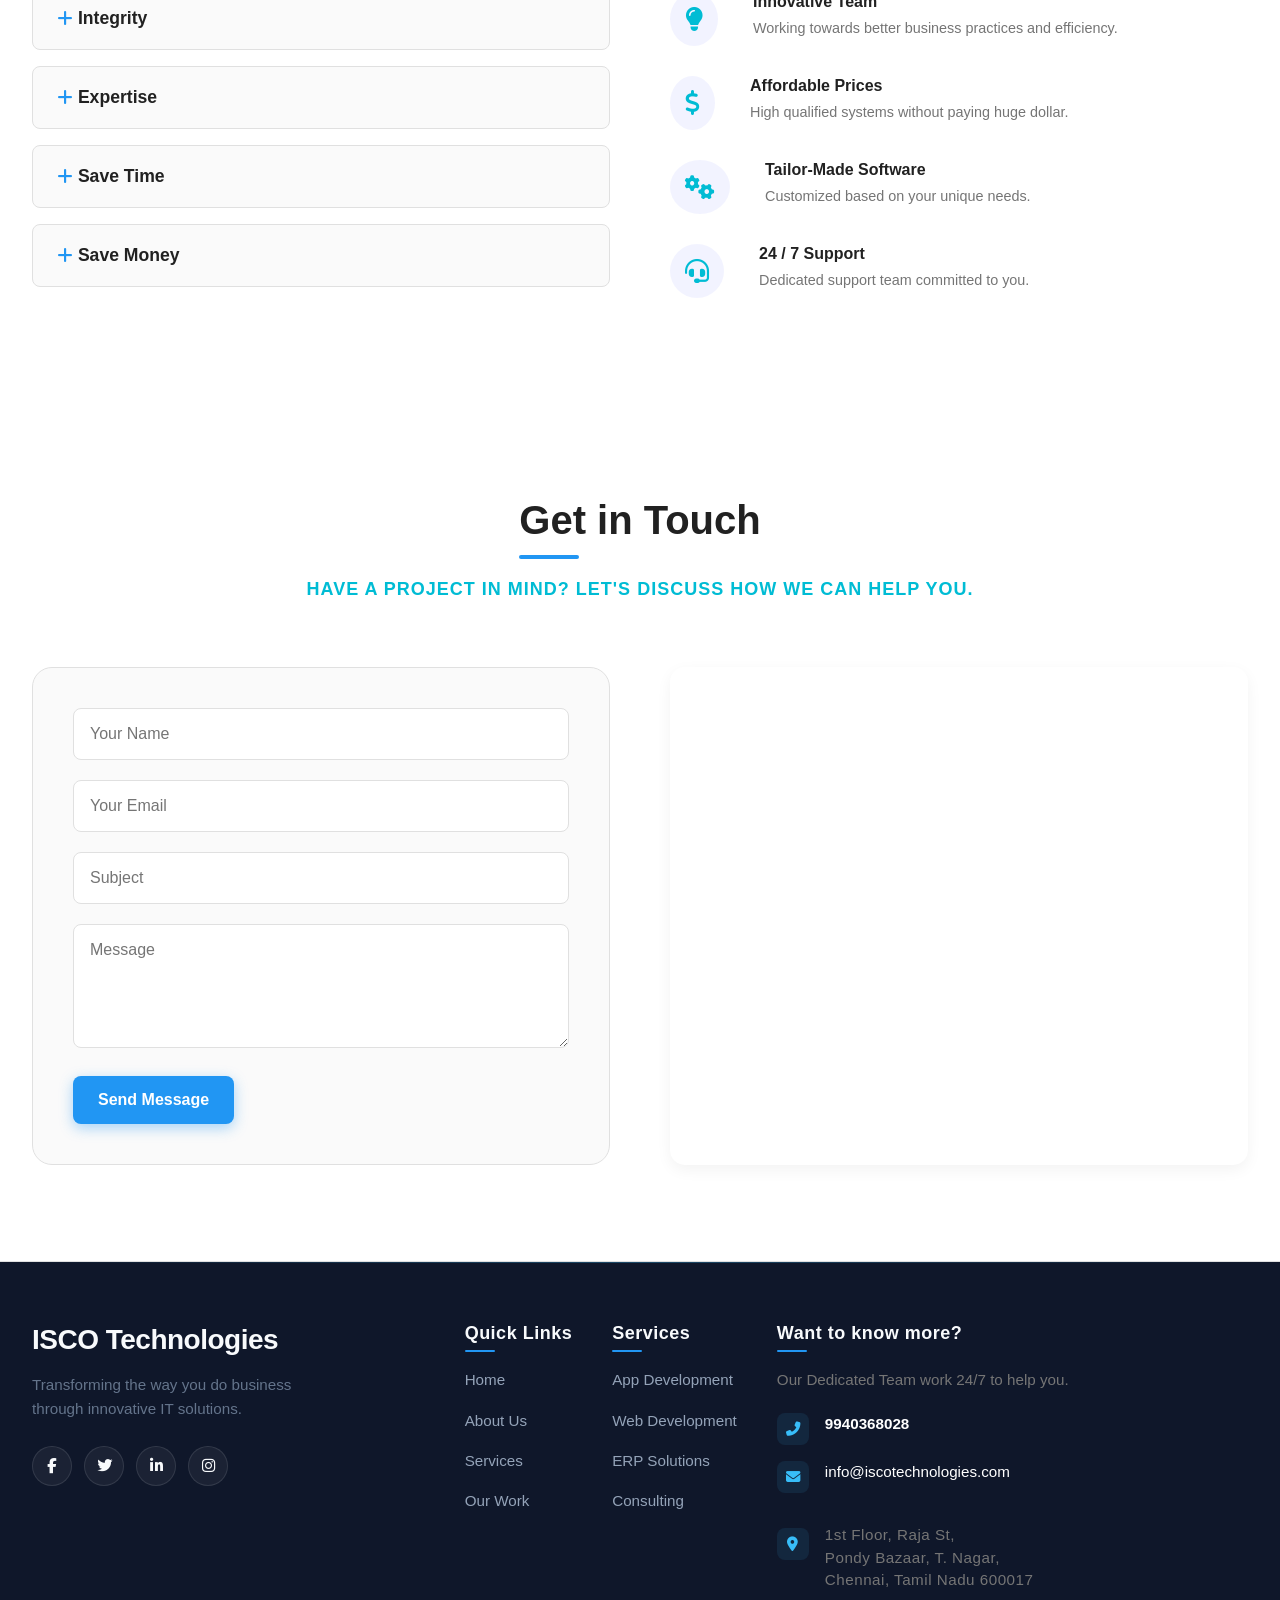
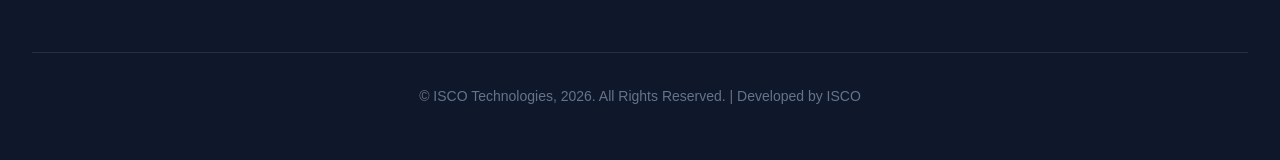
<file: index_footer_check.html>
<!DOCTYPE html>
<html lang="en">

<head>
    <meta charset="UTF-8">
    <meta name="viewport" content="width=device-width, initial-scale=1.0">
    <title>ISCO Technologies | Innovative IT Solutions</title>
    <meta name="description"
        content="ISCO Technologies provides ERP Solutions, E-Commerce, and App Development with a focus on Smart, Quality, and Reliable services.">

    <!-- Fonts -->
    <link rel="preconnect" href="https://fonts.googleapis.com">
    <link rel="preconnect" href="https://fonts.gstatic.com" crossorigin>
    <link
        href="https://fonts.googleapis.com/css2?family=Inter:wght@300;400;500;600;700&family=Space+Grotesk:wght@300;400;500;600;700&display=swap"
        rel="stylesheet">

    <!-- Icons -->
    <link rel="stylesheet" href="https://cdnjs.cloudflare.com/ajax/libs/font-awesome/6.4.0/css/all.min.css">

    <!-- Custom CSS -->
    <link rel="stylesheet" href="css/style.css">
</head>

<body>

    <!-- Navigation -->
    <nav class="navbar" id="navbar">
        <div class="container nav-container">
            <a href="#" class="logo">ISCO <span class="highlight">Technologies</span></a>
            <ul class="nav-links">
                <li><a href="index.html">Home</a></li>
                <li><a href="about.html">About</a></li>
                <li><a href="service.html">Services</a></li>
                <li><a href="#features">Features</a></li>
                <li><a href="#portfolio">Works</a></li>
                <li><a href="#why-us">Why Us</a></li>
                <li><a href="#contact">Contact</a></li>
            </ul>
            <div class="nav-right">
                <button class="theme-toggle" id="theme-toggle" aria-label="Toggle Theme">
                    <i class="fas fa-sun"></i>
                </button>
                <button class="mobile-toggle" aria-label="Toggle navigation">
                    <i class="fas fa-bars"></i>
                </button>
            </div>
        </div>
    </nav>

    <!-- Hero Section -->
    <section id="hero" class="hero-section">
        <div class="hero-bg-overlay"></div>
        <div class="container hero-content">
            <h1 class="hero-title animate-up">We, ISCO Technologies Provide <br>
                <span class="typing-text">ERP Solutions</span>
            </h1>
            <p class="hero-subtitle animate-up delay-1">
                With a Highly Experienced Team in Technology, we provide Web and Mobile Solutions for Innovative,
                Transforming & Inspiring Businesses.
            </p>
            <div class="hero-cta animate-up delay-2">
                <a href="#portfolio" class="btn btn-primary">View Works</a>
                <a href="#contact" class="btn btn-secondary">Get in Touch</a>
            </div>
        </div>
    </section>

    <!-- Smart Quality Reliable (SQRC) -->
    <section id="features" class="section sqrc-section">
        <div class="container">
            <div class="section-header text-center">
                <h2 class="section-title">Definition of ISCO</h2>
                <p class="section-subtitle">From SMART TO RELIABLE in all our products and services.</p>
            </div>
            <div class="grid-4">
                <div class="feature-card">
                    <div class="icon-wrapper">
                        <!-- Smart / Brain SVG -->
                        <svg xmlns="http://www.w3.org/2000/svg" width="32" height="32" viewBox="0 0 24 24" fill="none"
                            stroke="currentColor" stroke-width="2" stroke-linecap="round" stroke-linejoin="round">
                            <path d="M12 2a5 5 0 0 0-5 5v2a5 5 0 0 0 10 0V7a5 5 0 0 0-5-5z"></path>
                            <path d="M12 14a5 5 0 0 0-5-5"></path>
                            <path d="M9 17v1a3 3 0 0 0 6 0v-1"></path>
                            <path d="M12 14v8"></path>
                            <path d="M8 22h8"></path>
                        </svg>
                    </div>
                    <h3>Smart</h3>
                    <p>Specific, Measurable, Attainable, Relevant, and Time-bound goals for every project.</p>
                </div>
                <div class="feature-card">
                    <div class="icon-wrapper">
                        <!-- Quality / Shield-Check SVG -->
                        <svg xmlns="http://www.w3.org/2000/svg" width="32" height="32" viewBox="0 0 24 24" fill="none"
                            stroke="currentColor" stroke-width="2" stroke-linecap="round" stroke-linejoin="round">
                            <path d="M12 22s8-4 8-10V5l-8-3-8 3v7c0 6 8 10 8 10z"></path>
                            <path d="m9 12 2 2 4-4"></path>
                        </svg>
                    </div>
                    <h3>Quality</h3>
                    <p>Quality is not just a statement. We develop quality code while understanding user context.</p>
                </div>
                <div class="feature-card">
                    <div class="icon-wrapper">
                        <!-- Reliable / Handshake (Simple equivalent) SVG -->
                        <svg xmlns="http://www.w3.org/2000/svg" width="32" height="32" viewBox="0 0 24 24" fill="none"
                            stroke="currentColor" stroke-width="2" stroke-linecap="round" stroke-linejoin="round">
                            <circle cx="12" cy="12" r="10"></circle>
                            <path d="M12 16v-4"></path>
                            <path d="M12 8h.01"></path>
                        </svg>
                    </div>
                    <h3>Reliable</h3>
                    <p>Reliability sets us apart. We believe coding isn't enough; effectiveness matters most.</p>
                </div>
                <div class="feature-card">
                    <div class="icon-wrapper">
                        <!-- Cost Effective / Coins SVG -->
                        <svg xmlns="http://www.w3.org/2000/svg" width="32" height="32" viewBox="0 0 24 24" fill="none"
                            stroke="currentColor" stroke-width="2" stroke-linecap="round" stroke-linejoin="round">
                            <line x1="12" y1="1" x2="12" y2="23"></line>
                            <path d="M17 5H9.5a3.5 3.5 0 0 0 0 7h5a3.5 3.5 0 0 1 0 7H6"></path>
                        </svg>
                    </div>
                    <h3>Cost Effective</h3>
                    <p>Competitive costs without compromising quality. We address every customer need efficiently.</p>
                </div>
            </div>
        </div>
    </section>

    <!-- Trust / Portfolio -->
    <section id="portfolio" class="section portfolio-section bg-light">
        <div class="container">
            <div class="section-header">
                <h2 class="section-title">Trust Our Experience</h2>
                <p class="section-subtitle">Managing your business with transparency and control.</p>
            </div>

            <div class="portfolio-grid">
                <!-- Item 1 -->
                <div class="portfolio-item">
                    <img src="assets/images/portfolio_erp.png" alt="HMS System" class="portfolio-img">
                    <div class="portfolio-content">
                        <h3>HMS System</h3>
                        <p>Complete Hospital Management System</p>
                        <a href="#" class="text-link">View Details <i class="fas fa-arrow-right"></i></a>
                    </div>
                </div>
                <!-- Item 2 -->
                <div class="portfolio-item">
                    <img src="assets/images/portfolio_mobile.png" alt="DoctorClinik" class="portfolio-img">
                    <div class="portfolio-content">
                        <h3>DoctorClinik</h3>
                        <p>Web Portal & App for Appointments</p>
                        <a href="#" class="text-link">View Details <i class="fas fa-arrow-right"></i></a>
                    </div>
                </div>
                <!-- Item 3 -->
                <div class="portfolio-item">
                    <img src="assets/images/portfolio_web.png" alt="HHC-MIS" class="portfolio-img">
                    <div class="portfolio-content">
                        <h3>HHC-MIS</h3>
                        <p>Home Health Care Management Info System</p>
                        <a href="#" class="text-link">View Details <i class="fas fa-arrow-right"></i></a>
                    </div>
                </div>
                <!-- Item 4 -->
                <div class="portfolio-item">
                    <img src="assets/images/portfolio_erp.png" alt="CRM Software" class="portfolio-img">
                    <div class="portfolio-content">
                        <h3>CRM Software</h3>
                        <p>Customer Relationship Management</p>
                        <a href="#" class="text-link">View Details <i class="fas fa-arrow-right"></i></a>
                    </div>
                </div>
                <!-- Item 5 -->
                <div class="portfolio-item">
                    <img src="assets/images/portfolio_mobile.png" alt="App Development" class="portfolio-img">
                    <div class="portfolio-content">
                        <h3>App Development</h3>
                        <p>Make Life Faster & Easier with our App</p>
                        <a href="#" class="text-link">View Details <i class="fas fa-arrow-right"></i></a>
                    </div>
                </div>
                <!-- Item 6 -->
                <div class="portfolio-item">
                    <img src="assets/images/portfolio_web.png" alt="ERP Software" class="portfolio-img">
                    <div class="portfolio-content">
                        <h3>ERP Software</h3>
                        <p>From Production till Accounts Management</p>
                        <a href="#" class="text-link">View Details <i class="fas fa-arrow-right"></i></a>
                    </div>
                </div>
            </div>
        </div>
    </section>

    <!-- Why Us (Accordion & Grid) -->
    <section id="why-us" class="section why-us-section">
        <div class="container dual-layout">
            <div class="left-column">
                <h2 class="section-title">Reasons to Work with Us</h2>
                <div class="accordion">
                    <div class="accordion-item">
                        <button class="accordion-header">
                            <span><i class="fas fa-plus"></i> Experience</span>
                        </button>
                        <div class="accordion-body">
                            <p>ISCO Technologies makes use of the experience gathered in various technologies, software
                                and infrastructure to provide the best-of-the breed outsourcing solutions.</p>
                        </div>
                    </div>
                    <div class="accordion-item">
                        <button class="accordion-header">
                            <span><i class="fas fa-plus"></i> Integrity</span>
                        </button>
                        <div class="accordion-body">
                            <p>We best manage what we can measure. We concentrate on specific attributes of the process
                                to compute software metrics for a Quality output.</p>
                        </div>
                    </div>
                    <div class="accordion-item">
                        <button class="accordion-header">
                            <span><i class="fas fa-plus"></i> Expertise</span>
                        </button>
                        <div class="accordion-body">
                            <p>Evolving from a one-man company to a unified goal organization providing cost effective,
                                integrated and value-added Information Management solutions.</p>
                        </div>
                    </div>
                    <div class="accordion-item">
                        <button class="accordion-header">
                            <span><i class="fas fa-plus"></i> Save Time</span>
                        </button>
                        <div class="accordion-body">
                            <p>Expert at delivering projects on time to its outsourcing partners as we are very much
                                aware of the ‘COST OF TIME’ of our clients.</p>
                        </div>
                    </div>
                    <div class="accordion-item">
                        <button class="accordion-header">
                            <span><i class="fas fa-plus"></i> Save Money</span>
                        </button>
                        <div class="accordion-body">
                            <p>Known for offering highly cost-competitive services. We assist customers in saving
                                operational costs remarkably without compromising quality.</p>
                        </div>
                    </div>
                </div>
            </div>

            <div class="right-column">
                <h2 class="section-title">Why Choose ISCO</h2>
                <div class="features-list">
                    <div class="feature-item">
                        <i class="fas fa-file-alt"></i>
                        <div>
                            <h4>Well Documented</h4>
                            <p>Increases Quality & Consistency of operations.</p>
                        </div>
                    </div>
                    <div class="feature-item">
                        <i class="fas fa-lightbulb"></i>
                        <div>
                            <h4>Innovative Team</h4>
                            <p>Working towards better business practices and efficiency.</p>
                        </div>
                    </div>
                    <div class="feature-item">
                        <i class="fas fa-dollar-sign"></i>
                        <div>
                            <h4>Affordable Prices</h4>
                            <p>High qualified systems without paying huge dollar.</p>
                        </div>
                    </div>
                    <div class="feature-item">
                        <i class="fas fa-cogs"></i>
                        <div>
                            <h4>Tailor-Made Software</h4>
                            <p>Customized based on your unique needs.</p>
                        </div>
                    </div>
                    <div class="feature-item">
                        <i class="fas fa-headset"></i>
                        <div>
                            <h4>24 / 7 Support</h4>
                            <p>Dedicated support team committed to you.</p>
                        </div>
                    </div>
                </div>
            </div>
        </div>
    </section>

    <!-- Contact Section -->
    <section id="contact" class="section bg-light">
        <div class="container">
            <div class="section-header text-center">
                <h2 class="section-title">Get in Touch</h2>
                <p class="section-subtitle">Have a project in mind? Let's discuss how we can help you.</p>
            </div>
            <div class="dual-layout">
                <!-- Contact Form -->
                <div class="contact-form-wrapper animate-up">
                    <form class="contact-form">
                        <div class="form-group">
                            <input type="text" placeholder="Your Name" required>
                        </div>
                        <div class="form-group">
                            <input type="email" placeholder="Your Email" required>
                        </div>
                        <div class="form-group">
                            <input type="text" placeholder="Subject" required>
                        </div>
                        <div class="form-group">
                            <textarea rows="5" placeholder="Message" required></textarea>
                        </div>
                        <button type="submit" class="btn btn-primary">Send Message</button>
                    </form>
                </div>

                <!-- Contact Info (Map Only) -->
                <div class="contact-info animate-up delay-1"
                    style="display: flex; flex-direction: column; height: 100%;">
                    <!-- Google Map Embed -->
                    <div class="map-container"
                        style="flex: 1; min-height: 400px; border-radius: 15px; overflow: hidden; box-shadow: 0 5px 15px rgba(0,0,0,0.05);">
                        <iframe
                            src="https://www.google.com/maps/embed?pb=!1m18!1m12!1m3!1d3886.878184517612!2d80.2334863750776!3d13.043063987278238!2m3!1f0!2f0!3f0!3m2!1i1024!2i768!4f13.1!3m3!1m2!1s0x3a526655a5555555%3A0x0!2zMTPCsDAyJzM1LjAiTiA4MMKwMTQnMDkuOCJF!5e0!3m2!1sen!2sin!4v1625567890000!5m2!1sen!2sin"
                            width="100%" height="100%" style="border:0;" allowfullscreen="" loading="lazy"
                            referrerpolicy="no-referrer-when-downgrade"></iframe>
                    </div>
                </div>
            </div>
        </div>
    </section>

    <!-- Footer -->
    <footer class="footer" style="padding-top: 60px;">
        <div class="container">
            <div class="footer-content">
                <div class="footer-logo" style="flex: 1; min-width: 250px;">
                    <h3>ISCO Technologies</h3>
                    <p class="mb-4">Transforming the way you do business through innovative IT solutions.</p>
                    <div class="footer-social">
                        <a href="#"><i class="fab fa-facebook-f"></i></a>
                        <a href="#"><i class="fab fa-twitter"></i></a>
                        <a href="#"><i class="fab fa-linkedin-in"></i></a>
                        <a href="#"><i class="fab fa-instagram"></i></a>
                    </div>
                </div>

                <div class="footer-links-col">
                    <h4>Quick Links</h4>
                    <ul>
                        <li><a href="index.html">Home</a></li>
                        <li><a href="about.html">About Us</a></li>
                        <li><a href="service.html">Services</a></li>
                        <li><a href="#portfolio">Our Work</a></li>
                    </ul>
                </div>

                <div class="footer-links-col">
                    <h4>Services</h4>
                    <ul>
                        <li><a href="service.html">App Development</a></li>
                        <li><a href="service.html">Web Development</a></li>
                        <li><a href="service.html">ERP Solutions</a></li>
                        <li><a href="service.html">Consulting</a></li>
                    </ul>
                </div>

                <div class="footer-links-col" style="flex: 1.2;">
                    <h4>Want to know more?</h4>
                    <p style="margin-bottom: 20px; color: var(--text-secondary); font-size: 0.95rem;">Our Dedicated Team
                        work 24/7 to help you.</p>
                    <ul class="footer-contact-info">
                        <li><i class="fas fa-phone-alt"></i> <span
                                style="font-weight: 600; color: white;">9940368028</span></li>
                        <li><i class="fas fa-envelope"></i> <a href="mailto:info@iscotechnologies.com"
                                style="color: white !important;">info@iscotechnologies.com</a></li>
                        <li
                            style="margin-top: 15px; color: var(--text-secondary); letter-spacing: 0.5px; align-items: flex-start;">
                            <i class="fas fa-map-marker-alt" style="margin-top: 4px;"></i>
                            <span>1st Floor, Raja St,<br>Pondy Bazaar, T. Nagar,<br>Chennai, Tamil Nadu 600017</span>
                        </li>
                    </ul>
                </div>
            </div>
            <div class="footer-bottom">
                <p>&copy; ISCO Technologies, 2026. All Rights Reserved. | Developed by ISCO</p>
            </div>
        </div>
    </footer>

    <script src="js/main.js"></script>
</body>

</html>
</file>
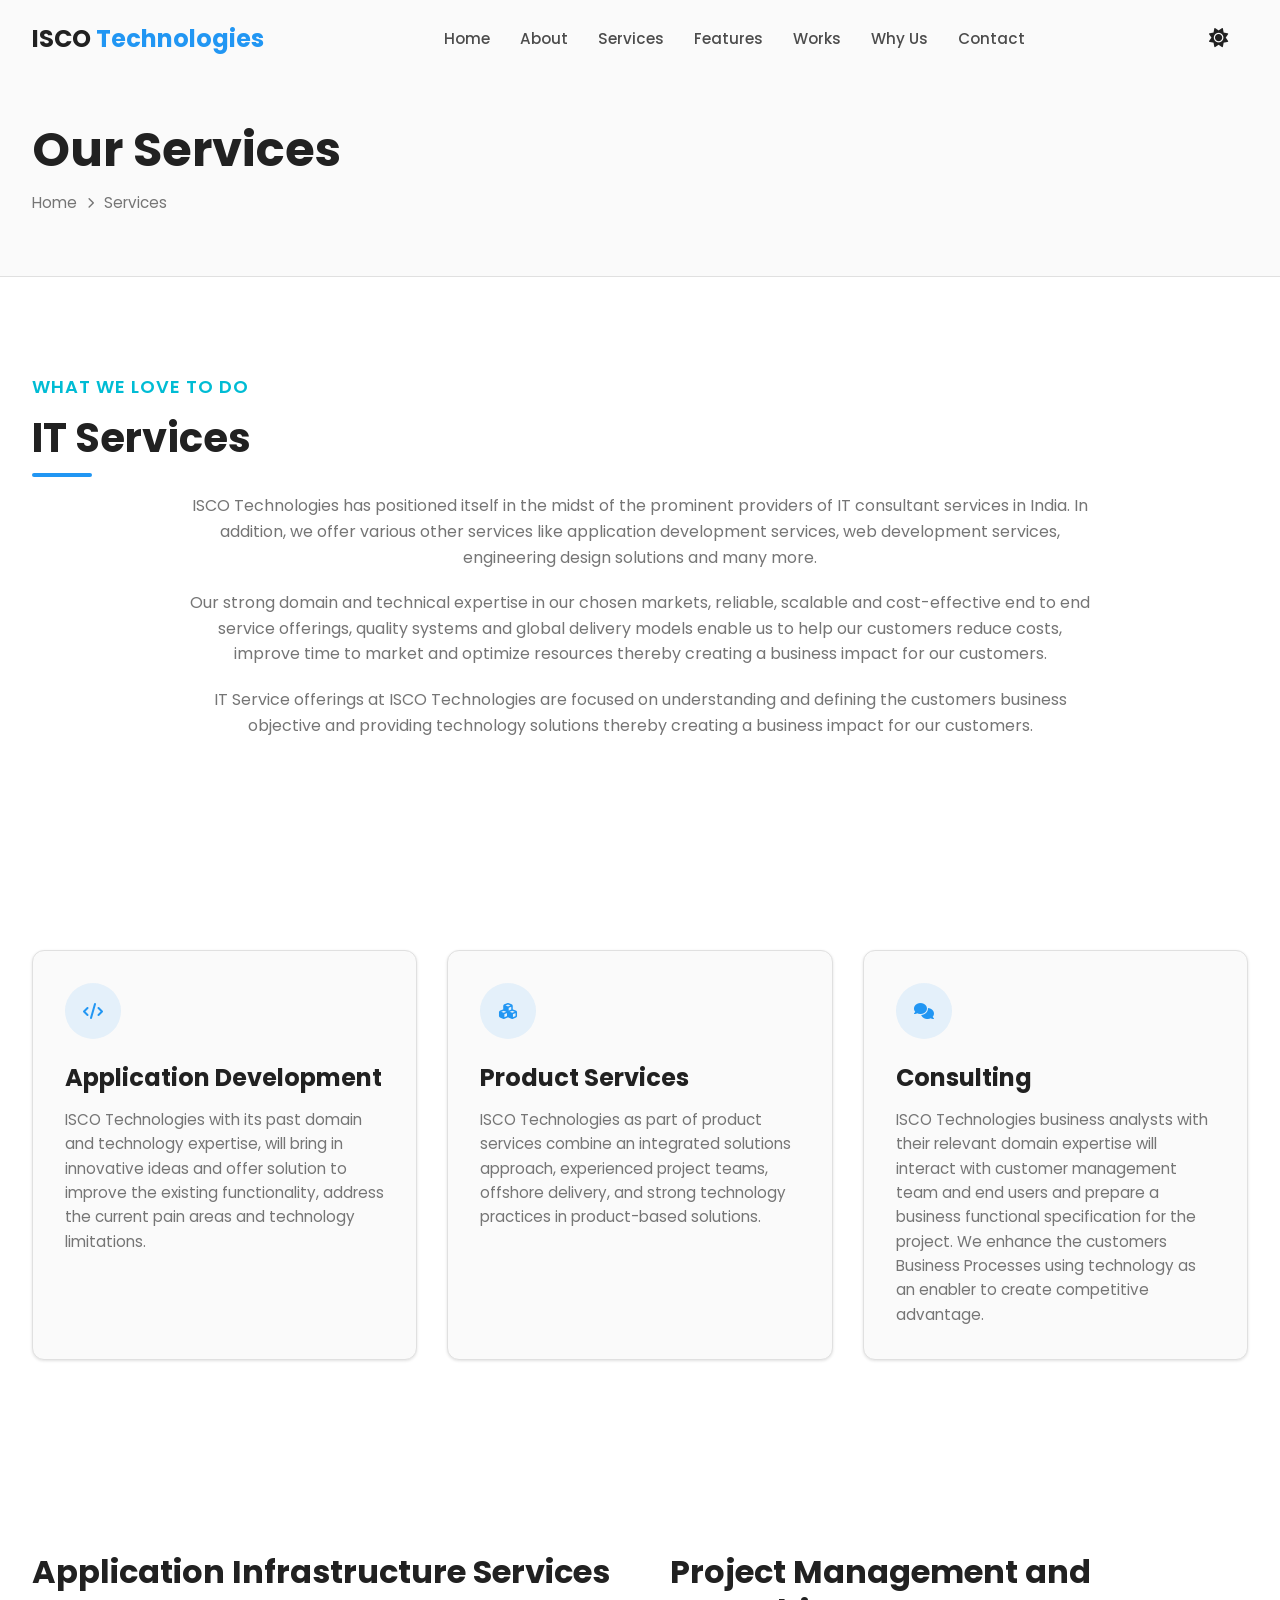
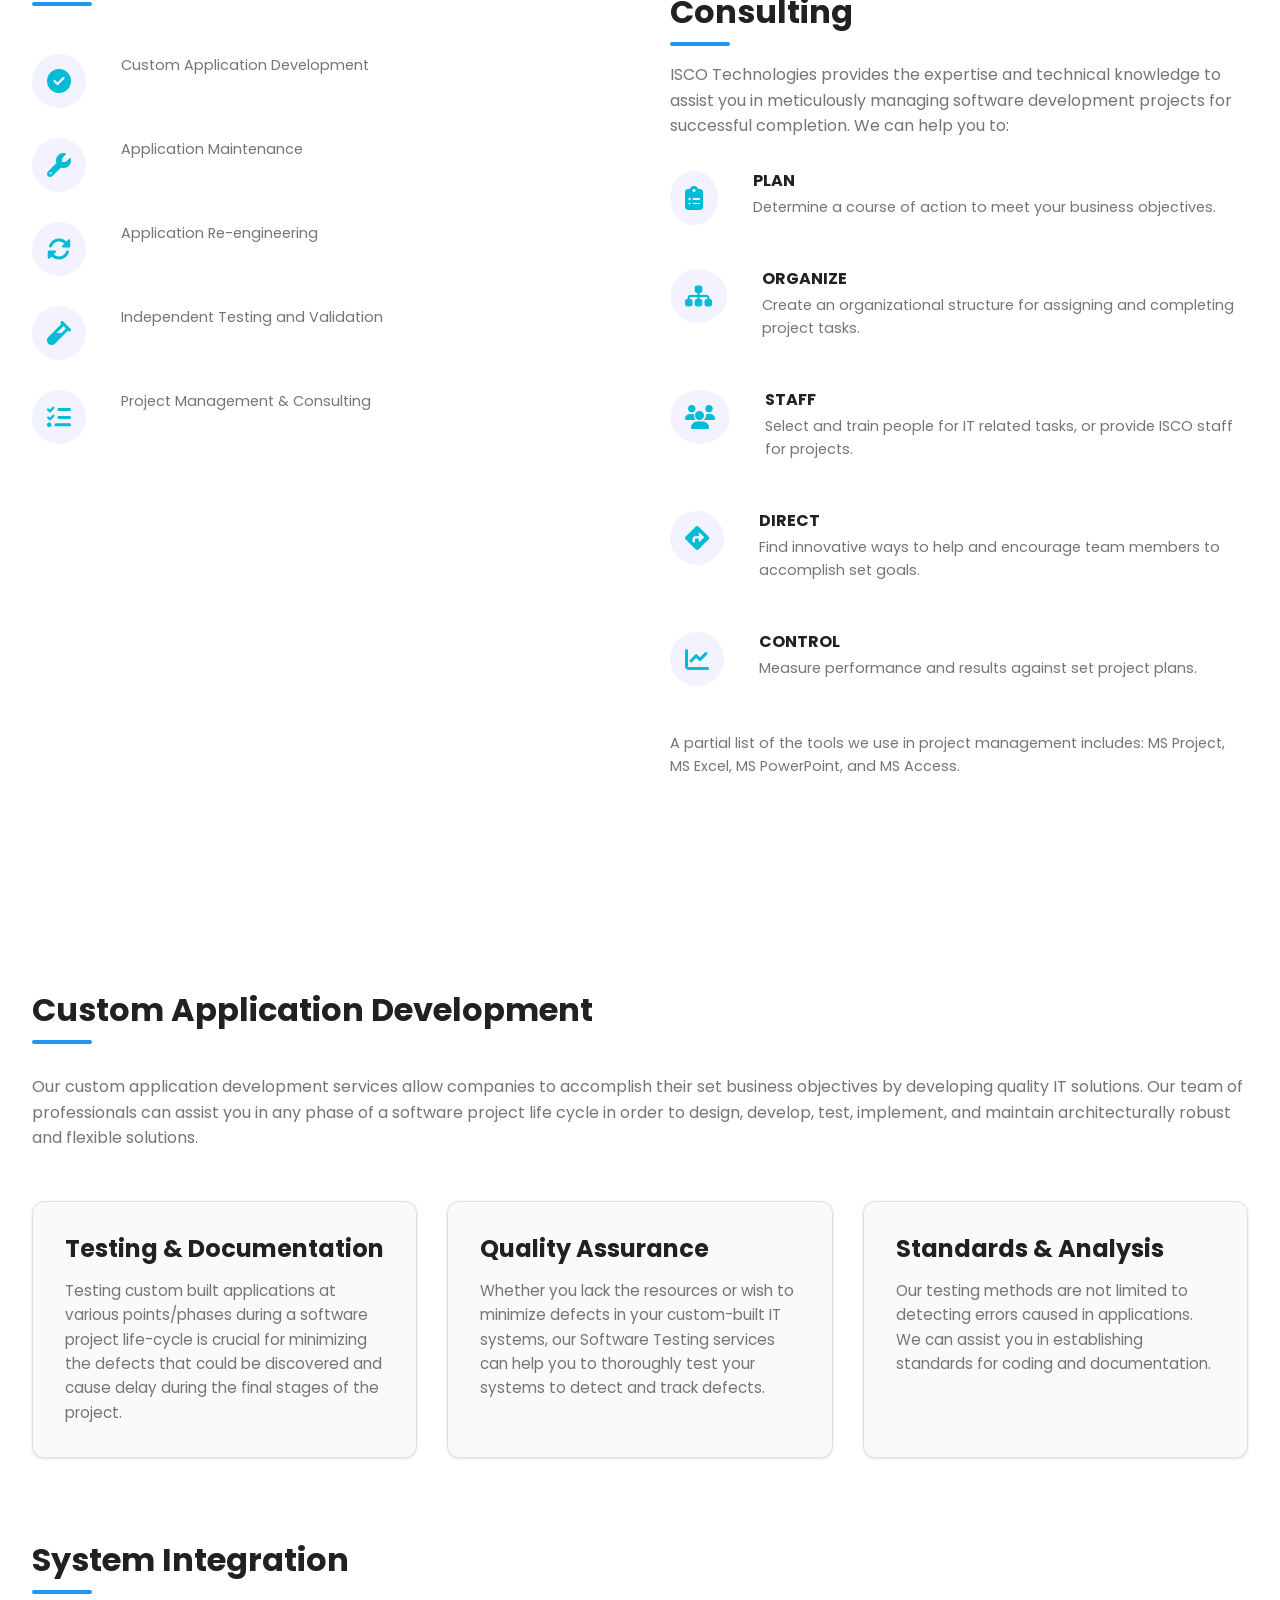
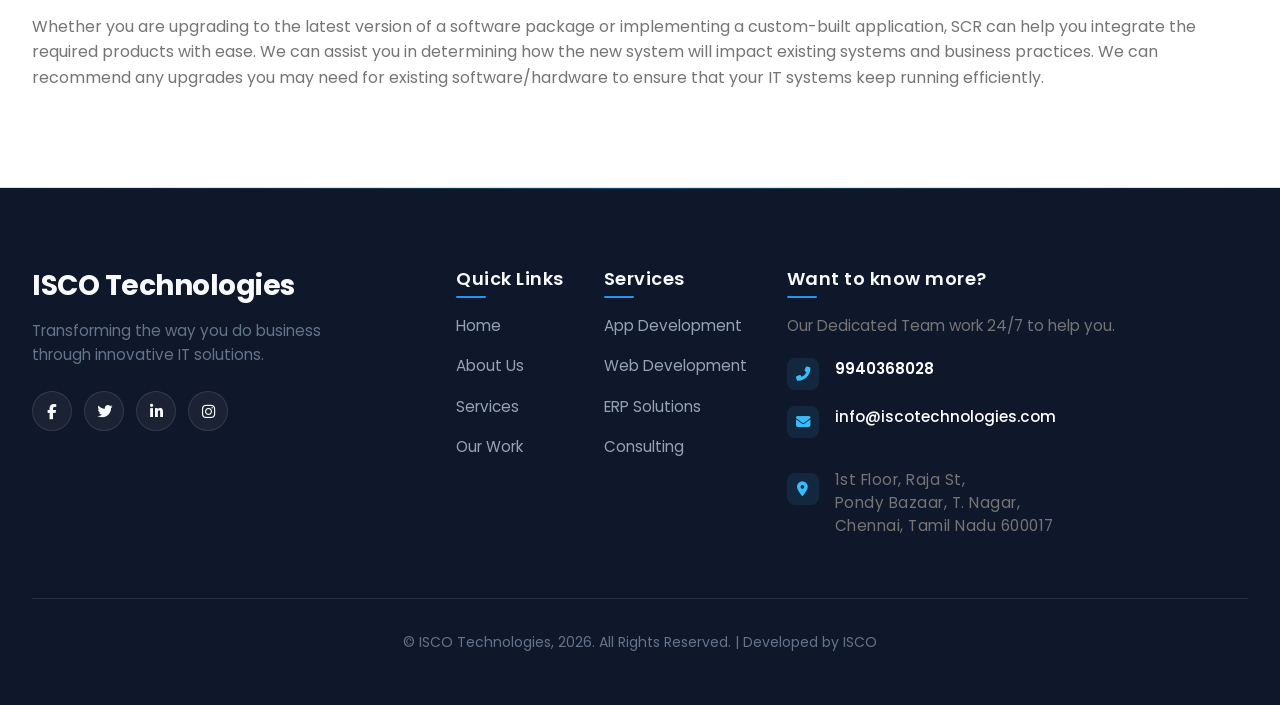
<file: service.html>
<!DOCTYPE html>
<html lang="en">

<head>
    <meta charset="UTF-8">
    <meta name="viewport" content="width=device-width, initial-scale=1.0">
    <title>IT Services | ISCO Technologies</title>
    <meta name="description"
        content="ISCO Technologies offers IT consultant services, application development, web development, and engineering design solutions.">

    <!-- Fonts -->
    <link rel="preconnect" href="https://fonts.googleapis.com">
    <link rel="preconnect" href="https://fonts.gstatic.com" crossorigin>
    <link href="https://fonts.googleapis.com/css2?family=Poppins:wght@300;400;500;600;700&display=swap"
        rel="stylesheet">

    <!-- Icons -->
    <link rel="stylesheet" href="https://cdnjs.cloudflare.com/ajax/libs/font-awesome/6.4.0/css/all.min.css">

    <!-- Custom CSS -->
    <link rel="stylesheet" href="css/style.css">
</head>

<body>

    <!-- Navigation -->
    <nav class="navbar" id="navbar">
        <div class="container nav-container">
            <a href="index.html" class="logo">ISCO <span class="highlight">Technologies</span></a>
            <ul class="nav-links">
                <li><a href="index.html">Home</a></li>
                <li><a href="about.html">About</a></li>
                <li><a href="service.html" class="active">Services</a></li>
                <li><a href="index.html#features">Features</a></li>
                <li><a href="index.html#portfolio">Works</a></li>
                <li><a href="index.html#why-us">Why Us</a></li>
                <li><a href="index.html#contact">Contact</a></li>
            </ul>
            <div class="nav-right">
                <button class="theme-toggle" id="theme-toggle" aria-label="Toggle Theme">
                    <i class="fas fa-sun"></i>
                </button>
                <button class="mobile-toggle" aria-label="Toggle navigation">
                    <i class="fas fa-bars"></i>
                </button>
            </div>
        </div>
    </nav>

    <!-- Page Header -->
    <header class="page-header section">
        <div class="container text-center">
            <h1 class="page-title animate-up">Our Services</h1>
            <div class="breadcrumb animate-up delay-1">
                <a href="index.html">Home</a> <i class="fas fa-chevron-right"></i> <span>Services</span>
            </div>
        </div>
    </header>

    <!-- Intro: What We Love To Do -->
    <section class="section">
        <div class="container">
            <div class="text-center animate-up">
                <p class="section-subtitle">WHAT WE LOVE TO DO</p>
                <h2 class="section-title">IT Services</h2>
            </div>
            <div class="content-body animate-up delay-1" style="max-width: 900px; margin: 0 auto; text-align: center;">
                <p>ISCO Technologies has positioned itself in the midst of the prominent providers of IT consultant
                    services in India. In addition, we offer various other services like application development
                    services, web development services, engineering design solutions and many more.</p>
                <p>Our strong domain and technical expertise in our chosen markets, reliable, scalable and
                    cost-effective end to end service offerings, quality systems and global delivery models enable us to
                    help our customers reduce costs, improve time to market and optimize resources thereby creating a
                    business impact for our customers.</p>
                <p>IT Service offerings at ISCO Technologies are focused on understanding and defining the customers
                    business objective and providing technology solutions thereby creating a business impact for our
                    customers.</p>
            </div>
        </div>
    </section>

    <!-- Core Services Grid -->
    <section class="section bg-light">
        <div class="container">
            <div class="grid-3 animate-up">
                <div class="feature-card">
                    <div class="icon-wrapper">
                        <i class="fas fa-code"></i>
                    </div>
                    <h3>Application Development</h3>
                    <p>ISCO Technologies with its past domain and technology expertise, will bring in innovative ideas
                        and offer solution to improve the existing functionality, address the current pain areas and
                        technology limitations.</p>
                </div>
                <div class="feature-card">
                    <div class="icon-wrapper">
                        <i class="fas fa-cubes"></i>
                    </div>
                    <h3>Product Services</h3>
                    <p>ISCO Technologies as part of product services combine an integrated solutions approach,
                        experienced project teams, offshore delivery, and strong technology practices in product-based
                        solutions.</p>
                </div>
                <div class="feature-card">
                    <div class="icon-wrapper">
                        <i class="fas fa-comments"></i>
                    </div>
                    <h3>Consulting</h3>
                    <p>ISCO Technologies business analysts with their relevant domain expertise will interact with
                        customer management team and end users and prepare a business functional specification for the
                        project. We enhance the customers Business Processes using technology as an enabler to create
                        competitive advantage.</p>
                </div>
            </div>
        </div>
    </section>

    <!-- Detailed Services List (App Infrastructure & PM) -->
    <section class="section">
        <div class="container dual-layout">
            <!-- App Infrastructure -->
            <div class="left-column animate-up">
                <h3 class="section-title" style="font-size: 2rem;">Application Infrastructure Services</h3>
                <ul class="features-list mt-4">
                    <li class="feature-item">
                        <i class="fas fa-check-circle"></i>
                        <p>Custom Application Development</p>
                    </li>
                    <li class="feature-item">
                        <i class="fas fa-wrench"></i>
                        <p>Application Maintenance</p>
                    </li>
                    <li class="feature-item">
                        <i class="fas fa-sync-alt"></i>
                        <p>Application Re-engineering</p>
                    </li>
                    <li class="feature-item">
                        <i class="fas fa-vial"></i>
                        <p>Independent Testing and Validation</p>
                    </li>
                    <li class="feature-item">
                        <i class="fas fa-tasks"></i>
                        <p>Project Management & Consulting</p>
                    </li>
                </ul>
            </div>

            <!-- Project Management -->
            <div class="right-column animate-up delay-1">
                <h3 class="section-title" style="font-size: 2rem;">Project Management and Consulting</h3>
                <div class="content-body">
                    <p>ISCO Technologies provides the expertise and technical knowledge to assist you in meticulously
                        managing software development projects for successful completion. We can help you to:</p>
                    <ul class="features-list mt-4">
                        <li class="feature-item">
                            <i class="fas fa-clipboard-list"></i>
                            <div>
                                <h4>PLAN</h4>
                                <p>Determine a course of action to meet your business objectives.</p>
                            </div>
                        </li>
                        <li class="feature-item">
                            <i class="fas fa-sitemap"></i>
                            <div>
                                <h4>ORGANIZE</h4>
                                <p>Create an organizational structure for assigning and completing project tasks.</p>
                            </div>
                        </li>
                        <li class="feature-item">
                            <i class="fas fa-users"></i>
                            <div>
                                <h4>STAFF</h4>
                                <p>Select and train people for IT related tasks, or provide ISCO staff for projects.</p>
                            </div>
                        </li>
                        <li class="feature-item">
                            <i class="fas fa-directions"></i>
                            <div>
                                <h4>DIRECT</h4>
                                <p>Find innovative ways to help and encourage team members to accomplish set goals.</p>
                            </div>
                        </li>
                        <li class="feature-item">
                            <i class="fas fa-chart-line"></i>
                            <div>
                                <h4>CONTROL</h4>
                                <p>Measure performance and results against set project plans.</p>
                            </div>
                        </li>
                    </ul>
                    <p class="mt-4" style="font-size: 0.9rem; color: var(--text-muted);">A partial list of the tools we
                        use in project management includes: MS Project, MS Excel, MS PowerPoint, and MS Access.</p>
                </div>
            </div>
        </div>
    </section>

    <!-- Custom App Dev & Testing & Integration -->
    <section class="section bg-light">
        <div class="container animate-up">
            <h3 class="section-title" style="font-size: 2rem; margin-bottom: 30px;">Custom Application Development</h3>
            <p style="color: var(--text-muted); margin-bottom: 50px;">Our custom application development services allow
                companies to accomplish their set business objectives by developing quality IT solutions. Our team of
                professionals can assist you in any phase of a software project life cycle in order to design, develop,
                test, implement, and maintain architecturally robust and flexible solutions.</p>

            <div class="grid-3">
                <div class="feature-card">
                    <h4 style="font-family: var(--font-heading); font-size: 1.5rem; margin-bottom: 15px;">Testing &
                        Documentation</h4>
                    <p>Testing custom built applications at various points/phases during a software project life-cycle
                        is crucial for minimizing the defects that could be discovered and cause delay during the final
                        stages of the project.</p>
                </div>
                <div class="feature-card">
                    <h4 style="font-family: var(--font-heading); font-size: 1.5rem; margin-bottom: 15px;">Quality
                        Assurance</h4>
                    <p>Whether you lack the resources or wish to minimize defects in your custom-built IT systems, our
                        Software Testing services can help you to thoroughly test your systems to detect and track
                        defects.</p>
                </div>
                <div class="feature-card">
                    <h4 style="font-family: var(--font-heading); font-size: 1.5rem; margin-bottom: 15px;">Standards &
                        Analysis</h4>
                    <p>Our testing methods are not limited to detecting errors caused in applications. We can assist you
                        in establishing standards for coding and documentation.</p>
                </div>
            </div>

            <div class="mt-4 animate-up delay-1">
                <h3 class="section-title" style="font-size: 2rem; margin-top: 50px; margin-bottom: 20px;">System
                    Integration</h3>
                <p style="color: var(--text-muted);">Whether you are upgrading to the latest version of a software
                    package or implementing a custom-built application, SCR can help you integrate the required products
                    with ease. We can assist you in determining how the new system will impact existing systems and
                    business practices. We can recommend any upgrades you may need for existing software/hardware to
                    ensure that your IT systems keep running efficiently.</p>
            </div>
        </div>
    </section>

    <!-- Footer -->
    <footer class="footer">
        <div class="container">
            <div class="footer-content">
                <div class="footer-logo" style="flex: 1; min-width: 250px;">
                    <h3>ISCO Technologies</h3>
                    <p class="mb-4">Transforming the way you do business through innovative IT solutions.</p>
                    <div class="footer-social">
                        <a href="#"><i class="fab fa-facebook-f"></i></a>
                        <a href="#"><i class="fab fa-twitter"></i></a>
                        <a href="#"><i class="fab fa-linkedin-in"></i></a>
                        <a href="#"><i class="fab fa-instagram"></i></a>
                    </div>
                </div>

                <div class="footer-links-col">
                    <h4>Quick Links</h4>
                    <ul>
                        <li><a href="index.html">Home</a></li>
                        <li><a href="about.html">About Us</a></li>
                        <li><a href="service.html">Services</a></li>
                        <li><a href="index.html#portfolio">Our Work</a></li>
                    </ul>
                </div>

                <div class="footer-links-col">
                    <h4>Services</h4>
                    <ul>
                        <li><a href="service.html">App Development</a></li>
                        <li><a href="service.html">Web Development</a></li>
                        <li><a href="service.html">ERP Solutions</a></li>
                        <li><a href="service.html">Consulting</a></li>
                    </ul>
                </div>

                <div class="footer-links-col" style="flex: 1.2;">
                    <h4>Want to know more?</h4>
                    <p style="margin-bottom: 20px; color: var(--text-secondary); font-size: 0.95rem;">Our Dedicated Team
                        work 24/7 to help you.</p>
                    <ul class="footer-contact-info">
                        <li><i class="fas fa-phone-alt"></i> <span
                                style="font-weight: 600; color: white;">9940368028</span></li>
                        <li><i class="fas fa-envelope"></i> <a href="mailto:info@iscotechnologies.com"
                                style="color: white !important;">info@iscotechnologies.com</a></li>
                        <li
                            style="margin-top: 15px; color: var(--text-secondary); letter-spacing: 0.5px; align-items: flex-start;">
                            <i class="fas fa-map-marker-alt" style="margin-top: 4px;"></i>
                            <span>1st Floor, Raja St,<br>Pondy Bazaar, T. Nagar,<br>Chennai, Tamil Nadu 600017</span>
                        </li>
                    </ul>
                </div>
            </div>
            <div class="footer-bottom">
                <p>&copy; ISCO Technologies, 2026. All Rights Reserved. | Developed by ISCO</p>
            </div>
        </div>
    </footer>

    <script src="js/main.js"></script>
</body>

</html>
</file>
<file: css/style.css>
/* -----------------------------------------------------------------------------
 * ISCO Technologies - Modern Redesign
 * -------------------------------------------------------------------------- */

:root {
    /* Primary - Professional Blue */
    --primary-50: #E3F2FD;
    --primary-100: #BBDEFB;
    --primary-500: #2196F3;
    --primary-600: #1E88E5;
    --primary-700: #1976D2;

    /* Secondary - Accent Cyan */
    --secondary-400: #26C6DA;
    --secondary-500: #00BCD4;

    /* Neutrals */
    --gray-50: #FAFAFA;
    --gray-100: #F5F5F5;
    --gray-200: #EEEEEE;
    --gray-300: #E0E0E0;
    --gray-600: #757575;
    --gray-800: #424242;
    --gray-900: #212121;

    /* Semantic - Light Theme Default */
    --background: #FFFFFF;
    --surface: #FAFAFA;
    --text-primary: #212121;
    --text-secondary: #757575;
    --border: #E0E0E0;

    /* Variable mappins for existing components to new system */
    --primary: var(--gray-900);
    /* Dark text */
    --accent: var(--primary-500);
    --secondary: var(--secondary-500);
    --text-main: var(--text-primary);
    --text-muted: var(--text-secondary);
    --bg-body: var(--background);
    --bg-card: var(--surface);

    /* Typography */
    --font-main: 'Poppins', sans-serif;
    --font-heading: 'Poppins', sans-serif;

    /* Spacing System (8px Base) */
    --space-1: 0.25rem;
    /* 4px */
    --space-2: 0.5rem;
    /* 8px */
    --space-3: 0.75rem;
    /* 12px */
    --space-4: 1rem;
    /* 16px */
    --space-6: 1.5rem;
    /* 24px */
    --space-8: 2rem;
    /* 32px */
    --space-12: 3rem;
    /* 48px */
    --space-16: 4rem;
    /* 64px */

    --container-width: 1280px;
    --section-padding: var(--space-16) 0;
    --bg-navbar-scrolled: rgba(255, 255, 255, 0.8);
    /* Glassmorphism light */
}

/* Dark Theme Variables */
body.dark-theme {
    /* Dark Mode Adjustments */
    --primary-400: #42A5F5;
    --primary-500: #2196F3;

    --gray-800: #1E1E1E;
    --gray-900: #121212;
    --gray-700: #2C2C2C;

    --background: #121212;
    --surface: #1E1E1E;
    --text-primary: #FFFFFF;
    --text-secondary: #B0B0B0;
    --border: #2C2C2C;

    /* Re-map to semantic variables */
    --primary: var(--primary-50);
    --text-main: var(--text-primary);
    --text-muted: var(--text-secondary);
    --bg-body: var(--background);
    --bg-card: var(--surface);
    --bg-navbar-scrolled: rgba(18, 18, 18, 0.8);
    /* Glassmorphism dark */
}

/* Smooth Theme Transition */
body,
body * {
    transition: background-color 0.3s cubic-bezier(0.4, 0, 0.2, 1),
        color 0.3s cubic-bezier(0.4, 0, 0.2, 1),
        border-color 0.3s cubic-bezier(0.4, 0, 0.2, 1);
}

/* -----------------------------------------------------------------------------
 * Reset & Base Styles
 * -------------------------------------------------------------------------- */
* {
    margin: 0;
    padding: 0;
    box-sizing: border-box;
    transition: background-color 0.3s ease, color 0.3s ease, border-color 0.3s ease;
}

html {
    scroll-behavior: smooth;
}

body {
    font-family: var(--font-main);
    background-color: var(--bg-body);
    color: var(--text-main);
    line-height: 1.6;
    overflow-x: hidden;
    font-size: 1rem;
}

h1,
h2,
h3,
h4,
h5,
h6 {
    font-family: var(--font-heading);
    color: var(--text-main);
    line-height: 1.25;
}

/* Theme Toggle Button */
.theme-toggle {
    background: none;
    border: none;
    color: var(--text-main);
    font-size: 1.2rem;
    cursor: pointer;
    margin-right: 15px;
    padding: 5px;
    transition: transform 0.3s ease;
}

.theme-toggle:hover {
    color: var(--accent);
    transform: rotate(15deg);
}

.nav-right {
    display: flex;
    align-items: center;
}

a {
    text-decoration: none;
    color: inherit;
    transition: color 0.3s ease;
}

ul {
    list-style: none;
}

img {
    max-width: 100%;
    display: block;
}

/* -----------------------------------------------------------------------------
 * Layout Utilities
 * -------------------------------------------------------------------------- */
.container {
    max-width: var(--container-width);
    margin: 0 auto;
    padding: 0 24px;
    /* Mobile padding */
}

@media (min-width: 768px) {
    .container {
        padding: 0 32px;
    }
}

.section {
    padding: 96px 0;
    /* Standard section padding */
}

.section-header {
    text-align: center;
    margin-bottom: 64px;
    max-width: 768px;
    margin-left: auto;
    margin-right: auto;
}

.section-title {
    font-family: var(--font-heading);
    font-size: 2.5rem;
    /* ~40px */
    font-weight: 700;
    margin-bottom: 16px;
    color: var(--text-main);
    position: relative;
    display: inline-block;
}

/* Optional: Subtle underline instead of text gradient */
.section-title::after {
    content: '';
    display: block;
    width: 60px;
    height: 4px;
    background: var(--accent);
    margin-top: 10px;
    border-radius: 2px;
}

.section-subtitle {
    font-size: 1.125rem;
    color: var(--secondary-500);
    /* Accent color */
    font-weight: 600;
    letter-spacing: 1px;
    text-transform: uppercase;
    margin-bottom: 12px;
    display: block;
}

.btn {
    display: inline-flex;
    align-items: center;
    justify-content: center;
    height: 48px;
    padding: 0 24px;
    border-radius: 8px;
    /* Slightly rounded */
    font-weight: 600;
    font-family: var(--font-main);
    transition: all 0.3s cubic-bezier(0.4, 0, 0.2, 1);
    cursor: pointer;
    font-size: 1rem;
    text-decoration: none;
}

.btn-primary {
    background: var(--primary-500);
    color: white;
    border: 1px solid transparent;
    box-shadow: 0 4px 14px 0 rgba(33, 150, 243, 0.39);
}

.btn-primary:hover {
    background: var(--primary-600);
    transform: translateY(-2px);
    box-shadow: 0 6px 20px rgba(33, 150, 243, 0.23);
    color: white;
}

.btn-secondary {
    background: transparent;
    border: 1px solid var(--text-muted);
    color: var(--text-main);
}

.btn-secondary:hover {
    background: rgba(33, 150, 243, 0.05);
    border-color: var(--primary-500);
    color: var(--primary-500);
}

/* -----------------------------------------------------------------------------
 * Navbar
 * -------------------------------------------------------------------------- */
.navbar {
    position: fixed;
    top: 0;
    left: 0;
    width: 100%;
    z-index: 1000;
    padding: 20px 0;
    transition: all 0.3s ease;
}

.navbar.scrolled {
    background: var(--bg-navbar-scrolled);
    backdrop-filter: blur(12px);
    -webkit-backdrop-filter: blur(12px);
    box-shadow: 0 4px 20px rgba(0, 0, 0, 0.05);
    padding: 15px 0;
    border-bottom: 1px solid var(--border);
}

.nav-container {
    display: flex;
    justify-content: space-between;
    align-items: center;
}

.logo {
    font-family: var(--font-heading);
    font-size: 1.5rem;
    font-weight: 700;
    color: var(--text-main);
}

.logo .highlight {
    color: var(--accent);
}

.nav-links {
    display: flex;
    gap: 30px;
}

.nav-links a {
    font-size: 0.95rem;
    font-weight: 500;
    position: relative;
    opacity: 0.8;
}

.nav-links a:hover {
    opacity: 1;
    color: var(--accent);
}

.nav-links a::after {
    content: '';
    position: absolute;
    bottom: -5px;
    left: 0;
    width: 0;
    height: 3px;
    /* Slightly thicker */
    background: var(--primary-500);
    transition: width 0.3s ease;
    border-radius: 2px;
}

.nav-links a:hover::after {
    width: 100%;
}

.nav-links a:hover {
    color: var(--primary-500);
}

.mobile-toggle {
    display: none;
    background: none;
    border: none;
    color: var(--text-main);
    /* Changed from fixed white to variable */
    font-size: 1.5rem;
    cursor: pointer;
}

/* -----------------------------------------------------------------------------
 * Hero Section
 * -------------------------------------------------------------------------- */
.hero-section {
    height: 100vh;
    display: flex;
    align-items: center;
    position: relative;
    overflow: hidden;
}

.hero-bg-overlay {
    position: absolute;
    top: 0;
    left: 0;
    width: 100%;
    height: 100%;
    background:
        radial-gradient(circle at 10% 20%, rgba(56, 189, 248, 0.1) 0%, transparent 40%),
        radial-gradient(circle at 90% 80%, rgba(129, 140, 248, 0.1) 0%, transparent 40%);
    z-index: -1;
}

.hero-section {
    min-height: 100vh;
    /* Changed from fixed height to min-height for responsiveness */
    display: flex;
    align-items: center;
    position: relative;
    overflow: hidden;
    padding-top: 80px;
    /* Account for navbar */
}

.hero-container {
    display: flex;
    align-items: center;
    justify-content: space-between;
    gap: 50px;
    width: 100%;
}

.hero-content {
    flex: 1;
    max-width: 600px;
}

.hero-visual {
    flex: 1;
    max-width: 600px;
    height: 500px;
    display: flex;
    align-items: center;
    justify-content: center;
    position: relative;
}

.tech-svg {
    max-width: 100%;
    height: auto;
    filter: drop-shadow(0 0 20px rgba(56, 189, 248, 0.2));
}

/* SVG Animations handled mostly by SMIL in HTML, but here are helper classes */
.floating-node {
    animation: floatNode 6s ease-in-out infinite;
}

.floating-node.delay-1 {
    animation-delay: 0s;
}

.floating-node.delay-2 {
    animation-delay: 2s;
}

.floating-node.delay-3 {
    animation-delay: 4s;
}

@keyframes floatNode {

    0%,
    100% {
        transform: translate(var(--tx, 0), var(--ty, 0)) translateY(0);
    }

    50% {
        transform: translate(var(--tx, 0), var(--ty, 0)) translateY(-10px);
    }
}

/* We need to set --tx and --ty for the keyframes to work with the transform logic 
   Or simpler: just use translateY since the base translate is in the HTML transform attribute.
   Actually, CSS transform overrides HTML transform attribute. 
   So we should use a nested group for animation or simply rely on SMIL/simple generic floating.
   Let's use a simpler float that doesn't override the position.
*/

/* Re-defining floating-node to keyframe on a child element or use relative movement if possible.
   Since mapped positions are hardcoded in HTML translate, optimal CSS animation requires specific keyframes per node 
   OR animating a child group.
   Let's trust the SMIL in SVG for orbits and add a simple pulse here.
*/

.pulsing-node circle {
    animation: pulseNode 2s infinite;
}

@keyframes pulseNode {
    0% {
        r: 8;
        opacity: 1;
    }

    50% {
        r: 10;
        opacity: 0.7;
    }

    100% {
        r: 8;
        opacity: 1;
    }
}

.hero-title {
    font-family: var(--font-heading);
    font-size: clamp(2.5rem, 5vw, 4rem);
    /* Responsive typography */
    font-weight: 700;
    line-height: 1.1;
    margin-bottom: 24px;
    color: var(--text-main);
}

.hero-title span {
    background: linear-gradient(135deg, var(--primary-500) 0%, var(--secondary-400) 100%);
    -webkit-background-clip: text;
    background-clip: text;
    -webkit-text-fill-color: transparent;
}

.hero-subtitle {
    font-size: 1.25rem;
    color: var(--text-muted);
    line-height: 1.75;
    margin-bottom: 32px;
    max-width: 600px;
}

/* Typing Effect Cursor */
.typing-text {
    border-right: 3px solid var(--accent);
    padding-right: 5px;
    animation: blink 0.7s infinite;
}

@keyframes blink {
    50% {
        border-color: transparent;
    }
}

/* Animations */
.animate-up {
    opacity: 0;
    transform: translateY(30px);
    animation: fadeInUp 0.8s forwards;
}

.delay-1 {
    animation-delay: 0.2s;
}

.delay-2 {
    animation-delay: 0.4s;
}

@keyframes fadeInUp {
    to {
        opacity: 1;
        transform: translateY(0);
    }
}

/* -----------------------------------------------------------------------------
 * Features (SQRC)
 * -------------------------------------------------------------------------- */
.grid-4 {
    display: grid;
    grid-template-columns: repeat(auto-fit, minmax(280px, 1fr));
    gap: 40px;
    /* More space between cards */
}

.feature-card {
    background: var(--bg-card);
    border: 1px solid var(--border);
    padding: 32px;
    border-radius: 12px;
    transition: all 0.3s cubic-bezier(0.4, 0, 0.2, 1);
    box-shadow: 0 1px 3px rgba(0, 0, 0, 0.12);
    position: relative;
    overflow: hidden;
    height: 100%;
}

.feature-card:hover {
    transform: translateY(-4px);
    border-color: var(--primary-500);
    box-shadow: 0 8px 24px rgba(0, 0, 0, 0.15);
}

.icon-wrapper {
    width: 56px;
    /* Standard size */
    height: 56px;
    background: rgba(33, 150, 243, 0.1);
    /* 10% opacity primary */
    border-radius: 50%;
    /* Circular */
    display: flex;
    align-items: center;
    justify-content: center;
    margin-bottom: 24px;
    color: var(--primary-500);
    transition: all 0.3s ease;
    border: none;
}

.icon-wrapper svg {
    width: 32px;
    height: 32px;
    stroke-width: 2;
}

.feature-card:hover .icon-wrapper {
    background: var(--primary-500);
    color: white;
    transform: scale(1.1);
}

.feature-card h3 {
    font-family: var(--font-heading);
    font-size: 1.5rem;
    margin-bottom: 15px;
}

.feature-card p {
    color: var(--text-muted);
    font-size: 0.95rem;
}

/* -----------------------------------------------------------------------------
 * Portfolio
 * -------------------------------------------------------------------------- */
.portfolio-grid {
    display: grid;
    grid-template-columns: repeat(auto-fit, minmax(300px, 1fr));
    gap: 30px;
}

.portfolio-item {
    background: var(--bg-card);
    border-radius: 20px;
    overflow: hidden;
    border: 1px solid var(--border);
    transition: transform 0.3s ease;
}

.portfolio-item:hover {
    transform: translateY(-8px);
    box-shadow: 0 10px 30px rgba(0, 0, 0, 0.1);
}

.portfolio-img {
    width: 100%;
    height: 200px;
    object-fit: contain;
    /* Prevents cropping */
    padding: 20px;
    /* Adds breathing room */
    display: block;
    background: #ffffff;
    border-bottom: 1px solid var(--border);
    transition: transform 0.5s ease;
}

.portfolio-item:hover .portfolio-img {
    transform: scale(1.05);
}

.portfolio-content {
    padding: 30px 25px;
    text-align: center;
    /* Center align text */
    background: var(--bg-card);
}

.portfolio-content h3 {
    font-family: var(--font-heading);
    font-size: 1.25rem;
    margin-bottom: 10px;
    color: var(--text-main);
}

.portfolio-content p {
    color: var(--text-muted);
    font-size: 0.9rem;
    margin-bottom: 20px;
    line-height: 1.5;
}

.text-link {
    color: var(--primary-500);
    font-weight: 600;
    font-size: 0.9rem;
    display: inline-flex;
    align-items: center;
    gap: 5px;
    justify-content: center;
    /* Center the icon/text */
    transition: all 0.3s ease;
}

.text-link:hover {
    gap: 8px;
    color: var(--primary-600);
}

/* -----------------------------------------------------------------------------
 * Why Us
 * -------------------------------------------------------------------------- */
.dual-layout {
    display: grid;
    grid-template-columns: 1fr 1fr;
    gap: 60px;
}

/* Accordion styles moved to end of file */

/* Features List (Right Column) */
.features-list {
    display: flex;
    flex-direction: column;
    gap: 30px;
}

.feature-item {
    display: flex;
    gap: 20px;
    align-items: flex-start;
}

.feature-item i {
    font-size: 1.5rem;
    color: var(--secondary);
    background: rgba(129, 140, 248, 0.1);
    padding: 15px;
    border-radius: 50%;
    margin-right: 15px;
    /* Added explicit margin */
    flex-shrink: 0;
    /* Prevent icon shrinking */
}

.feature-item h4 {
    font-family: var(--font-heading);
    margin-bottom: 5px;
    color: var(--text-main);
}

.feature-item p {
    color: var(--text-muted);
    font-size: 0.9rem;
}

/* -----------------------------------------------------------------------------
 * Footer
 * -------------------------------------------------------------------------- */
.footer {
    background: var(--primary-light);
    padding: 60px 0 20px;
    margin-top: 100px;
    border-top: 1px solid var(--border);
}

.footer-content {
    display: flex;
    justify-content: space-between;
    flex-wrap: wrap;
    gap: 40px;
    margin-bottom: 40px;
}

.footer-links-col h4 {
    font-family: var(--font-heading);
    font-size: 1.125rem;
    font-weight: 700;
    margin-bottom: 24px;
    color: var(--text-main);
    letter-spacing: 0.5px;
}

.footer-links-col ul {
    display: flex;
    flex-direction: column;
    gap: 16px;
    /* Increased spacing */
}

.footer-links-col a,
.footer-links-col li {
    color: var(--text-secondary);
    font-size: 0.95rem;
    display: flex;
    align-items: center;
    gap: 10px;
    transition: color 0.2s ease;
}

.footer-links-col a:hover {
    color: var(--primary-500);
    text-decoration: none;
    transform: translateX(4px);
}

.footer-links a {
    color: var(--text-muted);
    font-size: 0.95rem;
}

.footer-links a:hover {
    color: var(--accent);
}

.footer-social {
    display: flex;
    gap: 15px;
}

.footer-social a {
    width: 40px;
    height: 40px;
    border-radius: 50%;
    background: rgba(255, 255, 255, 0.05);
    display: flex;
    align-items: center;
    justify-content: center;
    color: var(--text-main);
    transition: all 0.3s ease;
}

.footer-social a:hover {
    background: var(--gradient-main);
    transform: translateY(-3px);
}

.footer-bottom {
    text-align: center;
    padding-top: 20px;
    border-top: 1px solid rgba(255, 255, 255, 0.05);
    color: var(--text-muted);
    font-size: 0.85rem;
}

/* -----------------------------------------------------------------------------
 * Contact Section
 * -------------------------------------------------------------------------- */
.contact-form-wrapper {
    background: var(--bg-card);
    padding: 40px;
    border-radius: 20px;
    border: 1px solid var(--border);
}

.form-group {
    margin-bottom: 20px;
}

.contact-form input,
.contact-form textarea {
    width: 100%;
    padding: 16px;
    /* Increased padding */
    background: var(--bg-body);
    border: 1px solid var(--border);
    border-radius: 8px;
    /* Match button radius */
    color: var(--text-main);
    font-family: var(--font-main);
    transition: all 0.3s cubic-bezier(0.4, 0, 0.2, 1);
    font-size: 1rem;
}

.contact-form input:focus,
.contact-form textarea:focus {
    outline: none;
    border-color: var(--primary-500);
    box-shadow: 0 0 0 3px rgba(33, 150, 243, 0.15);
    /* Visible focus ring */
    background: var(--surface);
}

.contact-info {
    display: flex;
    flex-direction: column;
    gap: 30px;
}

.info-item {
    display: flex;
    gap: 20px;
    align-items: flex-start;
}

.icon-box {
    width: 50px;
    height: 50px;
    background: rgba(56, 189, 248, 0.1);
    border-radius: 12px;
    display: flex;
    align-items: center;
    justify-content: center;
    color: var(--accent);
    font-size: 1.2rem;
    flex-shrink: 0;
}

.info-item h4 {
    font-family: var(--font-heading);
    margin-bottom: 5px;
    color: var(--text-main);
}

.info-item p {
    color: var(--text-muted);
    font-size: 0.95rem;
    line-height: 1.5;
}

/* -----------------------------------------------------------------------------
 * Responsive Design
 * -------------------------------------------------------------------------- */
@media (max-width: 992px) {
    .hero-container {
        flex-direction: column-reverse;
        /* Visual on top/center, text below? Or Text top, visual bottom. Standard is Text Top. */
        flex-direction: column;
        text-align: center;
        gap: 30px;
    }

    .hero-content {
        margin: 0 auto;
    }

    .hero-visual {
        height: 400px;
        /* Smaller visual on tablet */
        width: 100%;
    }

    .hero-title {
        font-size: 3rem;
    }

    .dual-layout {
        grid-template-columns: 1fr;
    }
}

@media (max-width: 768px) {
    .nav-links {
        position: fixed;
        top: 70px;
        /* Below navbar */
        left: 0;
        width: 100%;
        background: var(--bg-card);
        flex-direction: column;
        padding: 30px;
        gap: 20px;
        transform: translateY(-150%);
        transition: transform 0.3s ease;
        border-bottom: 1px solid var(--border);
    }

    .nav-links.active {
        transform: translateY(0);
    }

    .mobile-toggle {
        display: block;
    }

    .hero-title {
        font-size: 2.5rem;
    }

    .footer-content {
        flex-direction: column;
        text-align: center;
    }
}

/* -----------------------------------------------------------------------------
 * Page Header & Breadcrumbs
 * -------------------------------------------------------------------------- */
.page-header {
    background: var(--bg-card);
    padding: 120px 0 60px;
    /* More top padding for fixed navbar */
    border-bottom: 1px solid var(--border);
}

.page-title {
    font-family: var(--font-heading);
    font-size: 3rem;
    margin-bottom: 10px;
    color: var(--text-main);
}

.breadcrumb {
    display: inline-flex;
    align-items: center;
    gap: 10px;
    color: var(--text-muted);
    font-size: 0.95rem;
}

.breadcrumb a:hover {
    color: var(--accent);
}

.breadcrumb i {
    font-size: 0.7rem;
}

/* -----------------------------------------------------------------------------
 * Content Layouts
 * -------------------------------------------------------------------------- */
.align-center {
    align-items: center;
}

.content-body p {
    margin-bottom: 20px;
    color: var(--text-muted);
}

.bg-light {
    background: var(--primary-light);
    /* Or generic light variants */
    /* Ensure this variable maps correctly in both themes */
}

/* In dark theme, bg-light might need to be just slightly lighter than body or same as card */
body:not(.light-theme) .bg-light {
    background: rgba(255, 255, 255, 0.02);
}

.mt-4 {
    margin-top: 2rem;
}

.grid-3 {
    display: grid;
    grid-template-columns: repeat(auto-fit, minmax(300px, 1fr));
    gap: 30px;
}

/* Services / Clients */
.clients-grid {
    display: flex;
    flex-wrap: wrap;
    justify-content: center;
    gap: 40px;
    margin-top: 40px;
    align-items: center;
}

.client-logo {
    width: 150px;
    height: 80px;
    border-radius: 10px;
    display: flex;
    align-items: center;
    justify-content: center;
    font-weight: bold;
    color: white;
    opacity: 0.7;
    transition: opacity 0.3s ease;
}

.client-logo:hover {
    opacity: 1;
}

/* Responsive adjustments for reverse layout */
@media (max-width: 992px) {
    .reverse-mobile {
        flex-direction: column-reverse;
    }
}

/* -----------------------------------------------------------------------------
 * Accordion (Restored)
 * -------------------------------------------------------------------------- */
.accordion-item {
    background: var(--bg-card);
    border: 1px solid var(--border);
    border-radius: 8px;
    overflow: hidden;
    transition: all 0.3s ease;
    margin-bottom: 16px;
}

.accordion-item:hover {
    border-color: var(--primary-500);
}

.accordion-header {
    width: 100%;
    text-align: left;
    background: none;
    border: none;
    padding: 20px 24px;
    color: var(--text-main);
    font-family: var(--font-heading);
    font-weight: 600;
    cursor: pointer;
    display: flex;
    justify-content: space-between;
    align-items: center;
    font-size: 1.1rem;
}

.accordion-header i {
    color: var(--primary-500);
    transition: transform 0.3s ease;
}

.accordion-item.active .accordion-header i {
    transform: rotate(45deg);
}

.accordion-body {
    max-height: 0;
    overflow: hidden;
    transition: max-height 0.3s ease-out;
    padding: 0 24px;
    color: var(--text-secondary);
}

.accordion-item.active .accordion-body {
    padding-bottom: 24px;
}

/* -----------------------------------------------------------------------------
 * Footer (Premium Dark Theme)
 * -------------------------------------------------------------------------- */
.footer {
    background-color: #0F172A;
    /* Rich Slate 900 */
    color: #94A3B8;
    /* Slate 400 */
    padding-top: 80px;
    margin-top: 0;
    font-size: 0.95rem;
    position: relative;
    overflow: hidden;
}

/* Subtle pattern overlay or glow (optional) */
.footer::before {
    content: '';
    position: absolute;
    top: 0;
    left: 0;
    width: 100%;
    height: 1px;
    background: linear-gradient(90deg, transparent, rgba(56, 189, 248, 0.3), transparent);
}

.footer-content {
    display: flex;
    justify-content: space-between;
    flex-wrap: wrap;
    gap: 40px;
    margin-bottom: 60px;
}

.footer-logo h3 {
    color: #F8FAFC;
    /* Slate 50 */
    font-size: 1.75rem;
    margin-bottom: 16px;
    letter-spacing: -0.5px;
}

.footer-logo p {
    color: #64748B;
    /* Slate 500 */
    line-height: 1.6;
    margin-bottom: 24px;
    max-width: 300px;
}

.footer-social {
    display: flex;
    gap: 12px;
}

.footer-social a {
    width: 40px;
    height: 40px;
    background: rgba(255, 255, 255, 0.05);
    /* Very subtle white */
    border-radius: 50%;
    display: flex;
    align-items: center;
    justify-content: center;
    color: #F8FAFC;
    transition: all 0.3s ease;
    border: 1px solid rgba(255, 255, 255, 0.1);
}

.footer-social a:hover {
    background: var(--primary-500);
    border-color: var(--primary-500);
    transform: translateY(-3px);
    box-shadow: 0 4px 12px rgba(33, 150, 243, 0.3);
}

.footer-links-col h4 {
    color: #F8FAFC;
    font-size: 1.125rem;
    font-weight: 600;
    margin-bottom: 24px;
    position: relative;
    display: inline-block;
}

/* Accent underline for headings */
.footer-links-col h4::after {
    content: '';
    position: absolute;
    bottom: -8px;
    left: 0;
    width: 30px;
    height: 2px;
    background: var(--primary-500);
    border-radius: 1px;
}

.footer-links-col ul {
    display: flex;
    flex-direction: column;
    gap: 16px;
}

.footer-links-col a {
    color: #94A3B8;
    transition: all 0.2s ease;
    display: inline-flex;
    align-items: center;
}

.footer-links-col a:hover {
    color: #38BDF8;
    /* Sky 400 */
    transform: translateX(4px);
}

/* Contact Column Enhancements */
.footer-contact-info {
    display: flex;
    flex-direction: column;
    gap: 20px;
}

.footer-contact-info li {
    display: flex;
    align-items: flex-start;
    /* Align icons with top of text */
    gap: 16px;
    font-size: 0.95rem;
    color: #94A3B8;
    line-height: 1.5;
}

.footer-contact-info i {
    color: #38BDF8;
    background: rgba(56, 189, 248, 0.1);
    width: 32px;
    height: 32px;
    border-radius: 8px;
    display: flex;
    align-items: center;
    justify-content: center;
    flex-shrink: 0;
    /* Prevent icon squishing */
    font-size: 0.9rem;
}

.footer-contact-info a {
    color: #F8FAFC !important;
    /* Make links white for contrast */
    font-weight: 500;
}

.footer-contact-info a:hover {
    color: #38BDF8 !important;
    text-decoration: underline;
}

.footer-bottom {
    border-top: 1px solid rgba(255, 255, 255, 0.1);
    padding-top: 32px;
    padding-bottom: 32px;
    text-align: center;
    color: #64748B;
    font-size: 0.875rem;
}
</file>
